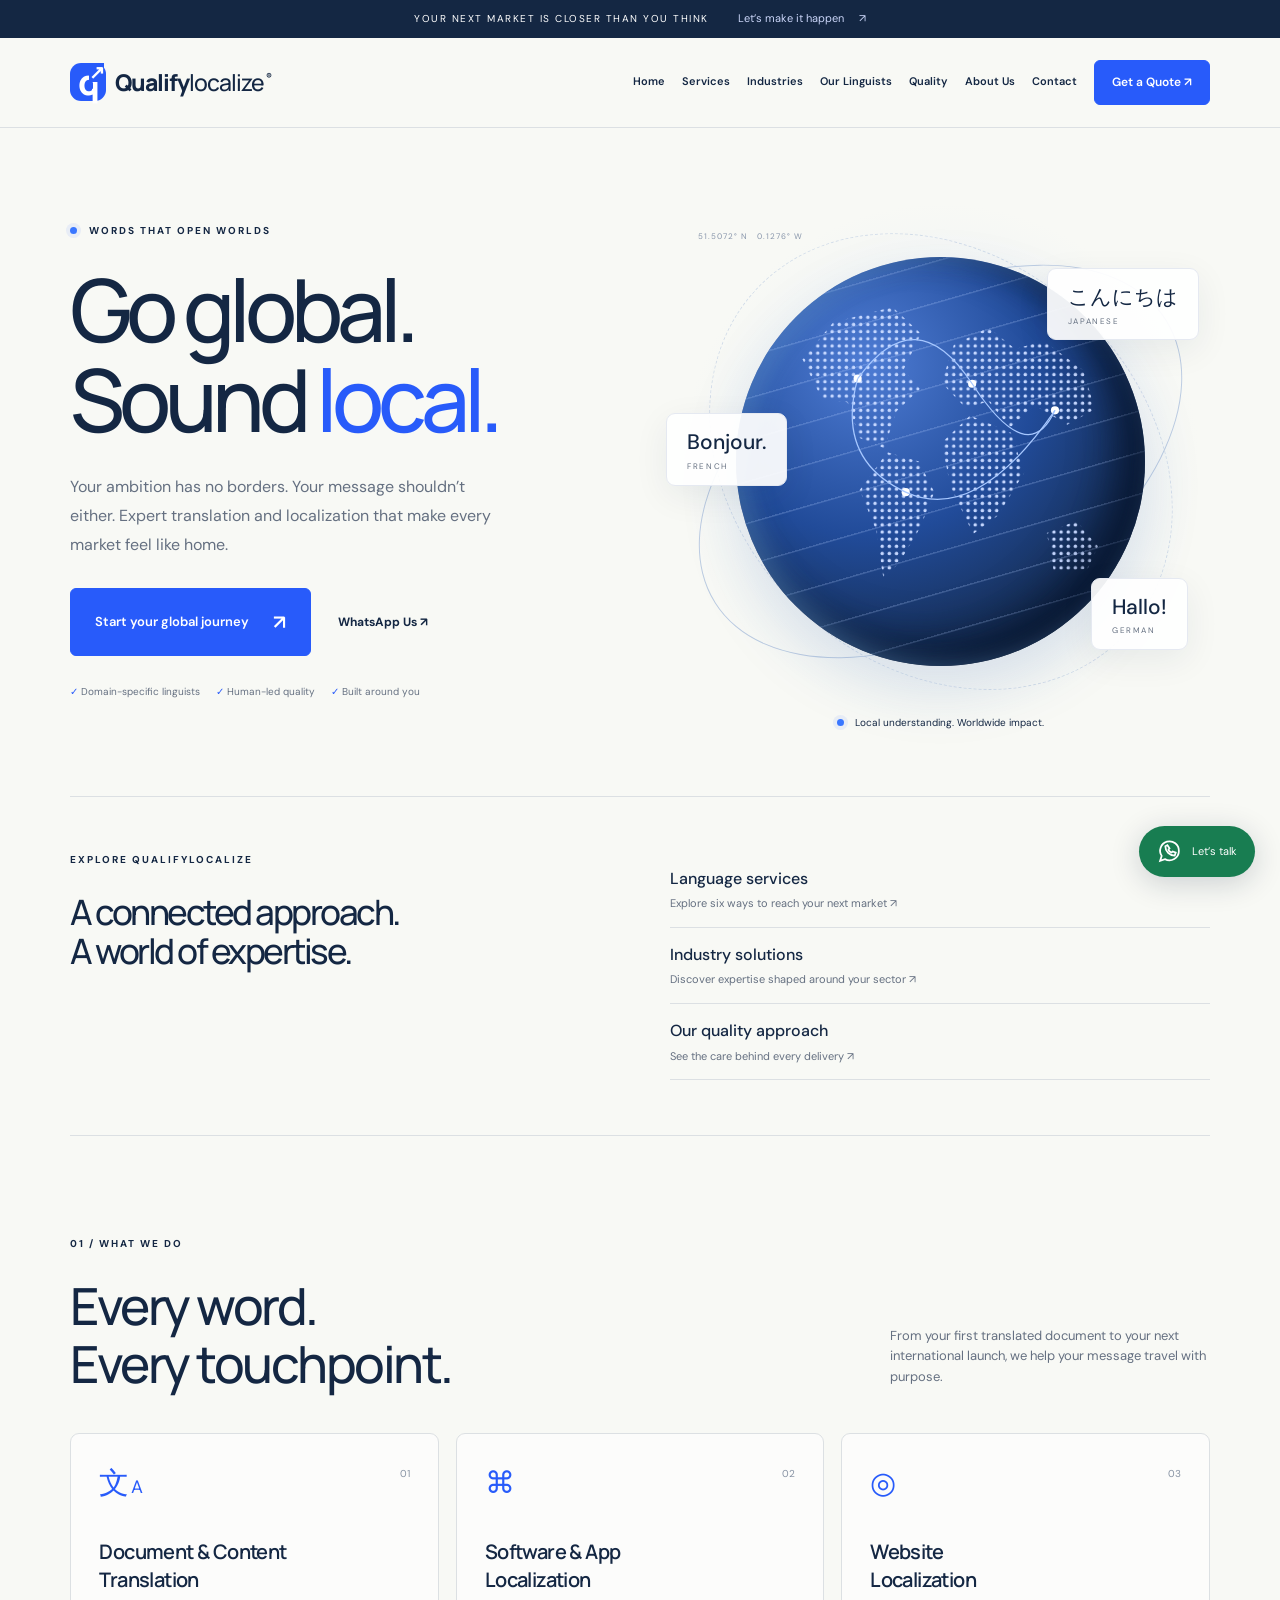
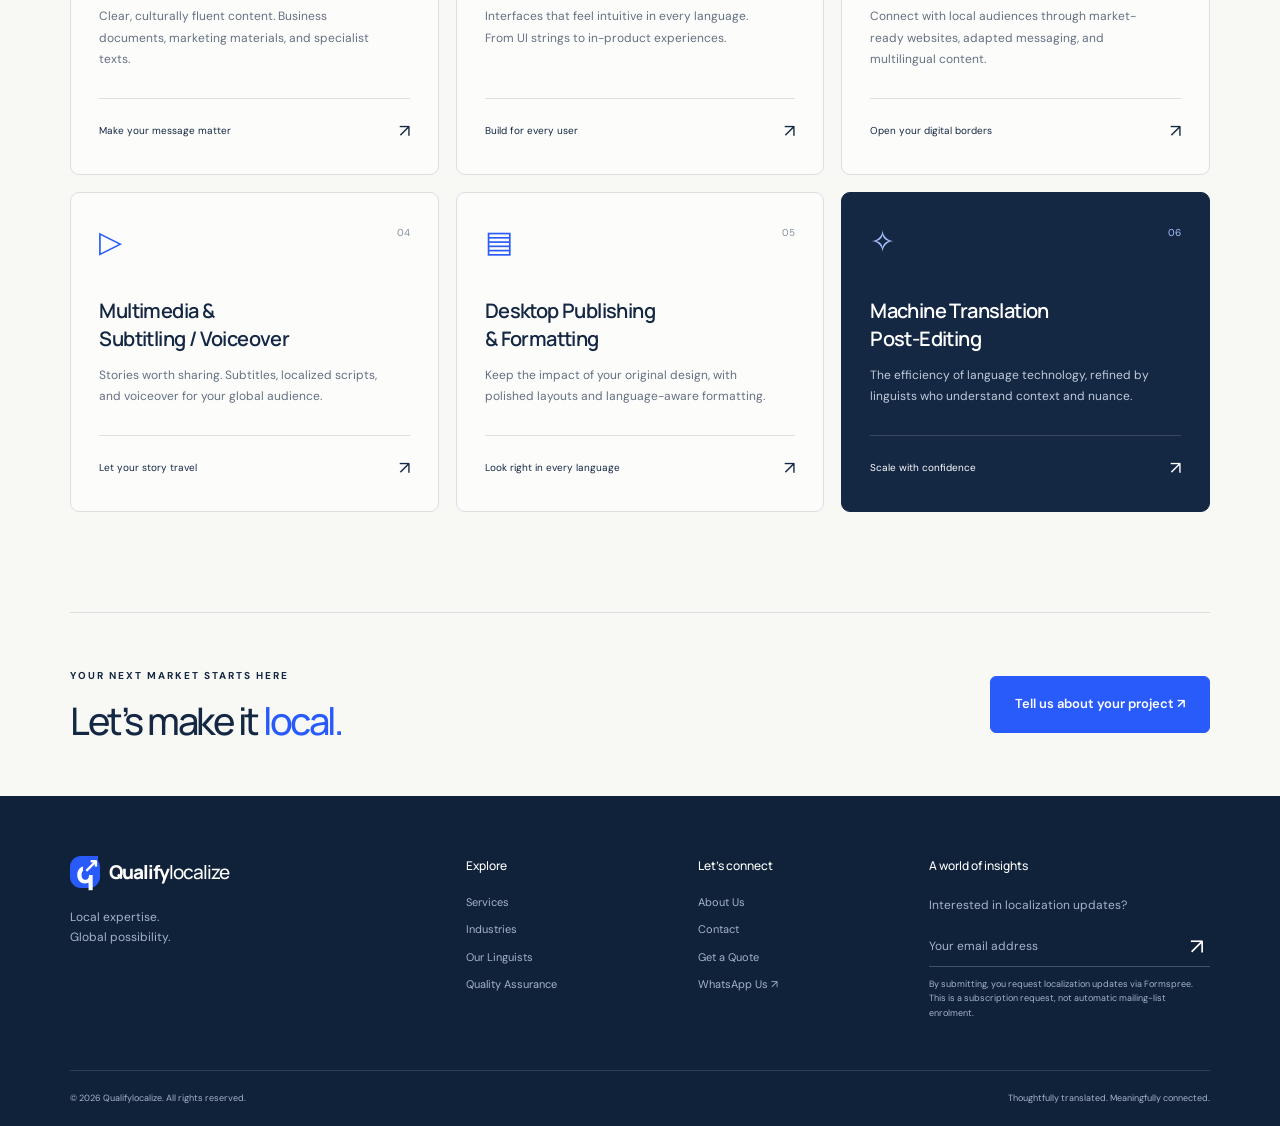
<file: public/index.html>
<!doctype html>
<html lang="en"><head><meta charset="utf-8"><meta name="viewport" content="width=device-width,initial-scale=1"><meta name="description" content="Translation, localization and language technology for ambitious global businesses. Start your next market with Qualifylocalize."><meta name="theme-color" content="#142743"><title>Translation & Localization | Qualifylocalize</title><link rel="icon" href="data:image/svg+xml,%3Csvg xmlns='http://www.w3.org/2000/svg' viewBox='0 0 64 64'%3E%3Crect rx='18' width='64' height='64' fill='%23275efe'/%3E%3Ctext x='13' y='47' fill='white' font-size='46' font-family='Arial'%3Eq%3C/text%3E%3C/svg%3E"><link rel="stylesheet" href="styles.css"><script src="app.js" defer></script><script src="forms.js" defer></script></head><body>
<a class="skip" href="#main">Skip to content</a><div class="announcement">YOUR NEXT MARKET IS CLOSER THAN YOU THINK <a href="quote.html">Let’s make it happen <span>↗</span></a></div>
<header><a class="brand" href="index.html" aria-label="Qualifylocalize home"><span class="brandmark">q<span>↗</span></span>Qualify<span>localize</span><i>®</i></a><button class="menu-toggle" aria-expanded="false" aria-controls="navigation" aria-label="Open navigation">☰</button><nav id="navigation" aria-label="Main navigation"><a href="index.html">Home</a><a href="services.html">Services</a><a href="industries.html">Industries</a><a href="linguists.html">Our Linguists</a><a href="quality.html">Quality</a><a href="about.html">About Us</a><a href="contact.html">Contact</a><a class="button small" href="quote.html">Get a Quote ↗</a><a class="mobile-whatsapp" href="https://wa.me/447770012186">WhatsApp Us ↗</a></nav></header>
<main id="main"><section class="hero wrap"><div class="hero-copy"><p class="eyebrow"><span class="status-dot"></span> WORDS THAT OPEN WORLDS</p><h1>Go global.<br>Sound <em>local.</em></h1><p class="hero-description">Your ambition has no borders. Your message shouldn’t either. Expert translation and localization that make every market feel like home.</p><div class="actions"><a class="button" href="quote.html">Start your global journey <span>↗</span></a><a class="text-link" href="https://wa.me/447770012186" target="_blank" rel="noopener">WhatsApp Us <span>↗</span></a></div><div class="hero-assurance"><span>✓ Domain-specific linguists</span><span>✓ Human-led quality</span><span>✓ Built around you</span></div></div>
<div class="globe-scene" aria-label="A connected world, with greetings in different languages"><div class="orbit orbit-one"></div><div class="orbit orbit-two"></div><div class="globe"><div class="globe-grid"></div><svg viewBox="0 0 400 400" aria-hidden="true"><defs><pattern id="dots" width="7" height="7" patternUnits="userSpaceOnUse"><circle cx="3" cy="3" r="1.7" fill="#c5d7ff"/></pattern></defs><g fill="url(#dots)"><path d="M65 100 95 64 153 49 181 75 164 110 180 129 157 151 145 187 121 177 109 142 84 139Z M148 191 179 200 194 230 180 265 159 300 144 313 137 267 121 228Z M213 86 247 69 273 90 301 82 340 111 351 149 324 164 292 145 268 167 247 141 225 148 201 123Z M229 155 269 172 282 211 256 253 232 271 210 225 201 182Z M304 270 333 258 354 283 344 305 311 308Z"/></g><g fill="white"><circle cx="119" cy="119" r="4"/><circle cx="231" cy="124" r="4"/><circle cx="312" cy="150" r="4"/><circle cx="166" cy="230" r="4"/></g><g fill="none" stroke="#a6c7ff" stroke-width="1.2"><path d="M119 119Q176 40 231 124T312 150"/><path d="M119 119Q97 198 166 230T312 150"/></g></svg></div><span class="language-chip chip-one"><b>こんにちは</b><small>JAPANESE</small></span><span class="language-chip chip-two"><b>Bonjour.</b><small>FRENCH</small></span><span class="language-chip chip-three"><b>Hallo!</b><small>GERMAN</small></span><span class="globe-caption"><span class="status-dot"></span> Local understanding. Worldwide impact.</span><span class="coordinate">51.5072° N &nbsp; 0.1276° W</span></div></section><section class="home-paths wrap"><div><p class="eyebrow">EXPLORE QUALIFYLOCALIZE</p><h2>A connected approach.<br>A world of expertise.</h2></div><div><a href="services.html"><b>Language services</b><span>Explore six ways to reach your next market ↗</span></a><a href="industries.html"><b>Industry solutions</b><span>Discover expertise shaped around your sector ↗</span></a><a href="quality.html"><b>Our quality approach</b><span>See the care behind every delivery ↗</span></a></div></section><section class="section wrap" id="services"><div class="section-heading"><div><p class="eyebrow">01 / WHAT WE DO</p><h2>Every word.<br>Every touchpoint.</h2></div><p>From your first translated document to your next international launch, we help your message travel with purpose.</p></div><div class="service-grid">
<a class="service-card" href="document-translation.html" data-service="Document & Content Translation"><span class="service-icon">文<span>A</span></span><span class="card-number">01</span><h3>Document & Content<br>Translation</h3><p>Clear, culturally fluent content. Business documents, marketing materials, and specialist texts.</p><span class="card-bottom">Make your message matter <b>↗</b></span></a>
<a class="service-card" href="software-localization.html" data-service="Software & App Localization"><span class="service-icon">⌘</span><span class="card-number">02</span><h3>Software & App<br>Localization</h3><p>Interfaces that feel intuitive in every language. From UI strings to in-product experiences.</p><span class="card-bottom">Build for every user <b>↗</b></span></a>
<a class="service-card" href="website-localization.html" data-service="Website Localization"><span class="service-icon">◎</span><span class="card-number">03</span><h3>Website<br>Localization</h3><p>Connect with local audiences through market-ready websites, adapted messaging, and multilingual content.</p><span class="card-bottom">Open your digital borders <b>↗</b></span></a>
<a class="service-card" href="multimedia-localization.html" data-service="Multimedia & Subtitling / Voiceover"><span class="service-icon">▷</span><span class="card-number">04</span><h3>Multimedia &<br>Subtitling / Voiceover</h3><p>Stories worth sharing. Subtitles, localized scripts, and voiceover for your global audience.</p><span class="card-bottom">Let your story travel <b>↗</b></span></a>
<a class="service-card" href="desktop-publishing.html" data-service="Desktop Publishing & Formatting"><span class="service-icon">▤</span><span class="card-number">05</span><h3>Desktop Publishing<br>& Formatting</h3><p>Keep the impact of your original design, with polished layouts and language-aware formatting.</p><span class="card-bottom">Look right in every language <b>↗</b></span></a>
<a class="service-card featured" href="machine-translation-post-editing.html" data-service="Machine Translation Post-Editing"><span class="service-icon">✧</span><span class="card-number">06</span><h3>Machine Translation<br>Post-Editing</h3><p>The efficiency of language technology, refined by linguists who understand context and nuance.</p><span class="card-bottom">Scale with confidence <b>↗</b></span></a></div></section><section class="page-cta wrap"><div><p class="eyebrow">YOUR NEXT MARKET STARTS HERE</p><h2>Let’s make it <em>local.</em></h2></div><a class="button" href="quote.html">Tell us about your project ↗</a></section></main><footer><div class="wrap footer-grid"><div><a class="brand" href="index.html"><span class="brandmark">q<span>↗</span></span>Qualify<span>localize</span></a><p>Local expertise.<br>Global possibility.</p></div><div><h3>Explore</h3><a href="services.html">Services</a><a href="industries.html">Industries</a><a href="linguists.html">Our Linguists</a><a href="quality.html">Quality Assurance</a></div><div><h3>Let’s connect</h3><a href="about.html">About Us</a><a href="contact.html">Contact</a><a href="quote.html">Get a Quote</a><a href="https://wa.me/447770012186">WhatsApp Us ↗</a></div><div><h3>A world of insights</h3><p>Interested in localization updates?</p><form id="newsletter" action="https://formspree.io/f/xwlvgeae" method="POST" data-formspree><input type="hidden" name="request_type" value="newsletter"><input type="hidden" name="_subject" value="Qualifylocalize newsletter subscription request"><div class="form-honeypot" aria-hidden="true"><label>Leave this field empty<input name="_gotcha" type="text" tabindex="-1" autocomplete="off"></label></div><label class="sr-only" for="newsletter-email">Your email address</label><div class="newsletter-field"><input id="newsletter-email" name="email" type="email" required placeholder="Your email address" autocomplete="email"><button aria-label="Request newsletter subscription">↗</button></div><small>By submitting, you request localization updates via Formspree. This is a subscription request, not automatic mailing-list enrolment.</small><p id="newsletter-status" role="status" aria-live="polite" tabindex="-1"></p></form></div></div><div class="wrap footer-bottom"><span>© <span id="year"></span> Qualifylocalize. All rights reserved.</span><span>Thoughtfully translated. Meaningfully connected.</span></div></footer><a class="floating-chat" href="https://wa.me/447770012186" target="_blank" rel="noopener" aria-label="Chat with Qualifylocalize on WhatsApp"><svg viewBox="0 0 24 24" fill="none" stroke="currentColor" stroke-width="1.7" aria-hidden="true"><path d="M21 11.5a9 9 0 0 1-13.4 7.8L3 21l1.5-4.8A9 9 0 1 1 21 11.5Z"/><path d="M8 7c0 5 4 9 9 9l1-3-3-1-1 1c-2-1-3-2-3-3l1-1-2-3Z"/></svg><span>Let’s talk</span></a></body></html>
</file>
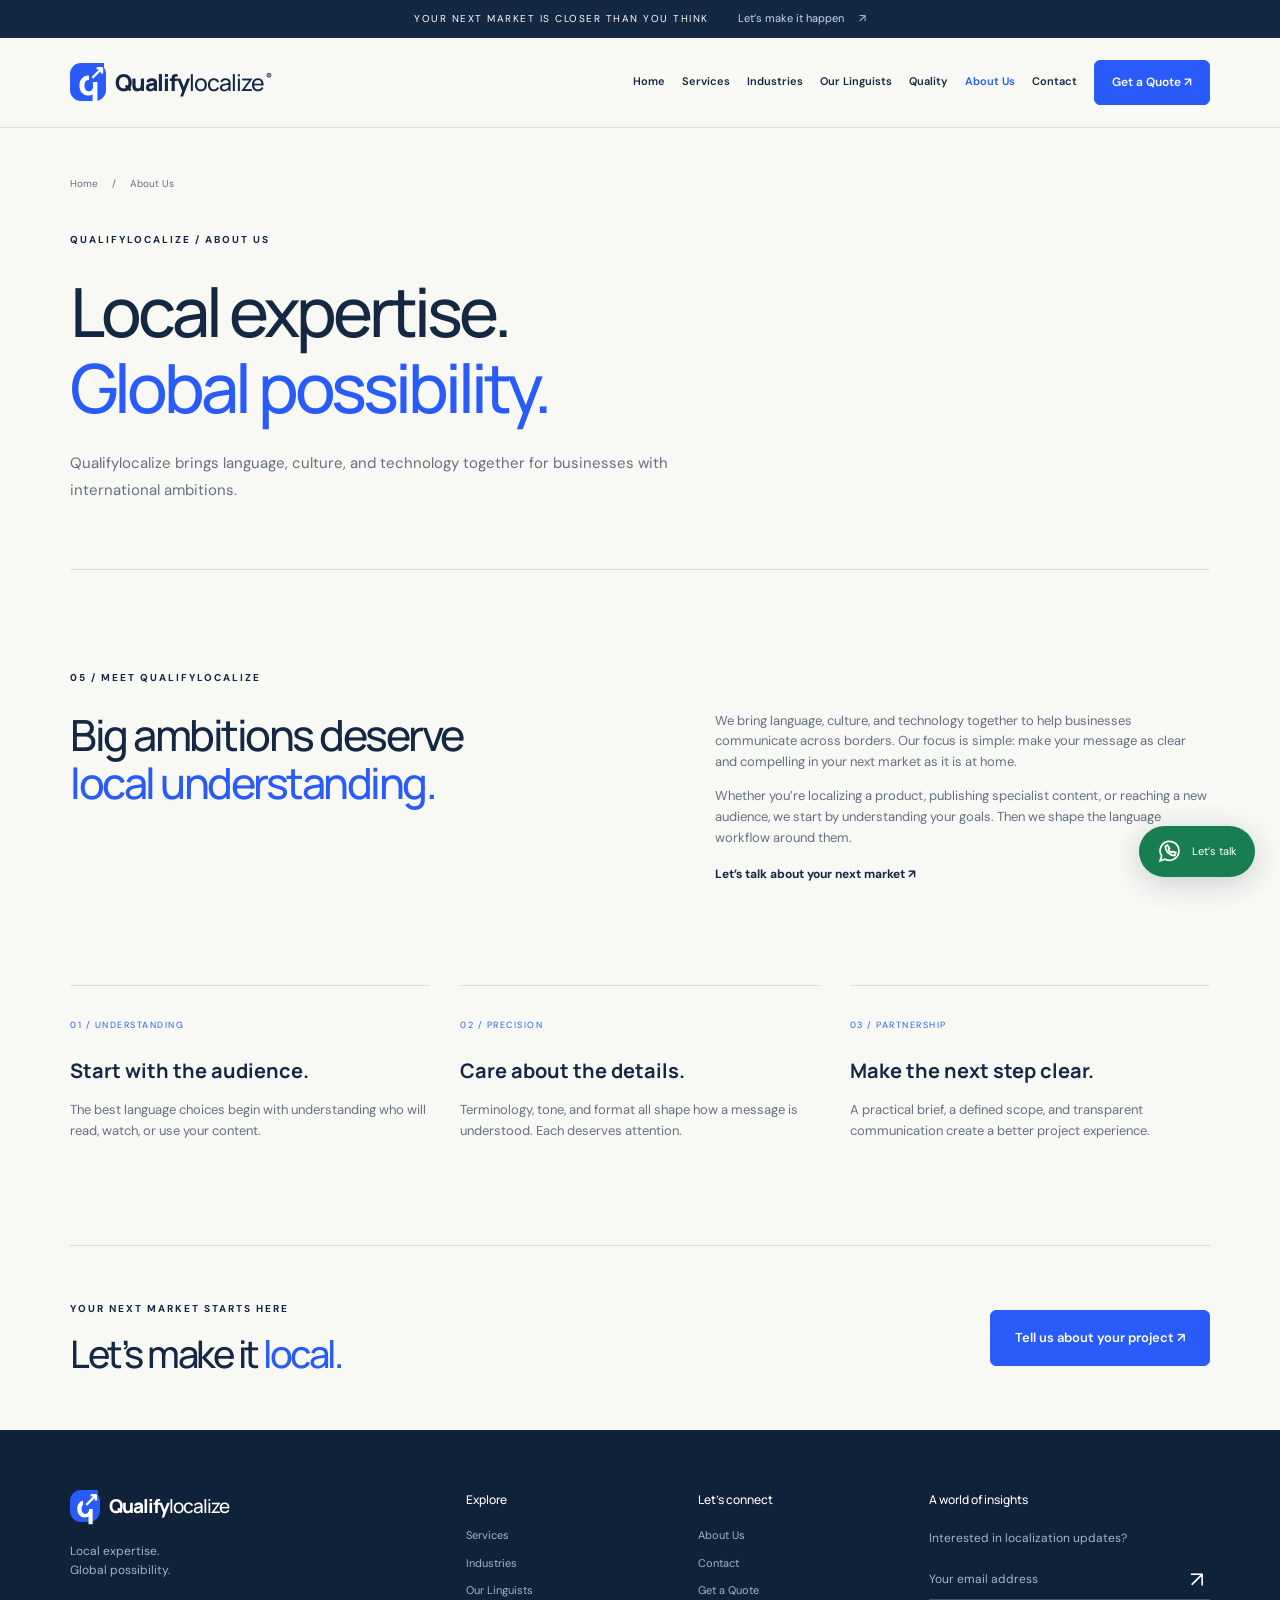
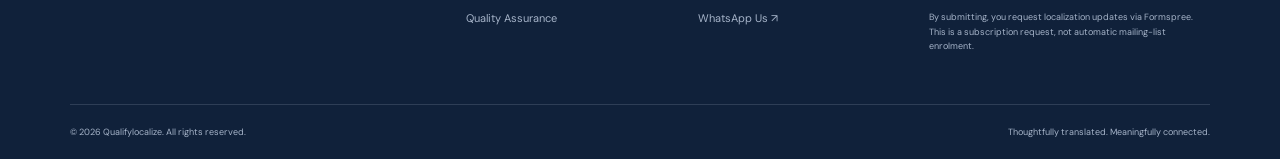
<file: public/about.html>
<!doctype html>
<html lang="en"><head><meta charset="utf-8"><meta name="viewport" content="width=device-width,initial-scale=1"><meta name="description" content="Translation, localization and language technology for ambitious global businesses. Start your next market with Qualifylocalize."><meta name="theme-color" content="#142743"><title>About Us | Qualifylocalize</title><link rel="icon" href="data:image/svg+xml,%3Csvg xmlns='http://www.w3.org/2000/svg' viewBox='0 0 64 64'%3E%3Crect rx='18' width='64' height='64' fill='%23275efe'/%3E%3Ctext x='13' y='47' fill='white' font-size='46' font-family='Arial'%3Eq%3C/text%3E%3C/svg%3E"><link rel="stylesheet" href="styles.css"><script src="app.js" defer></script><script src="forms.js" defer></script></head><body>
<a class="skip" href="#main">Skip to content</a><div class="announcement">YOUR NEXT MARKET IS CLOSER THAN YOU THINK <a href="quote.html">Let’s make it happen <span>↗</span></a></div>
<header><a class="brand" href="index.html" aria-label="Qualifylocalize home"><span class="brandmark">q<span>↗</span></span>Qualify<span>localize</span><i>®</i></a><button class="menu-toggle" aria-expanded="false" aria-controls="navigation" aria-label="Open navigation">☰</button><nav id="navigation" aria-label="Main navigation"><a href="index.html">Home</a><a href="services.html">Services</a><a href="industries.html">Industries</a><a href="linguists.html">Our Linguists</a><a href="quality.html">Quality</a><a href="about.html" aria-current="page">About Us</a><a href="contact.html">Contact</a><a class="button small" href="quote.html">Get a Quote ↗</a><a class="mobile-whatsapp" href="https://wa.me/447770012186">WhatsApp Us ↗</a></nav></header>
<main id="main"><section class="page-intro wrap"><p class="breadcrumbs"><a href="index.html">Home</a><span>/</span>About Us</p><p class="eyebrow">QUALIFYLOCALIZE / ABOUT US</p><h1>Local expertise.<br><em>Global possibility.</em></h1><p>Qualifylocalize brings language, culture, and technology together for businesses with international ambitions.</p></section><section class="section wrap about" id="about"><p class="eyebrow">05 / MEET QUALIFYLOCALIZE</p><h2>Big ambitions deserve<br><em>local understanding.</em></h2><div><p>We bring language, culture, and technology together to help businesses communicate across borders. Our focus is simple: make your message as clear and compelling in your next market as it is at home.</p><p>Whether you’re localizing a product, publishing specialist content, or reaching a new audience, we start by understanding your goals. Then we shape the language workflow around them.</p><a class="text-link" href="contact.html">Let’s talk about your next market ↗</a></div></section><section class="values wrap"><article><span>01 / UNDERSTANDING</span><h3>Start with the audience.</h3><p>The best language choices begin with understanding who will read, watch, or use your content.</p></article><article><span>02 / PRECISION</span><h3>Care about the details.</h3><p>Terminology, tone, and format all shape how a message is understood. Each deserves attention.</p></article><article><span>03 / PARTNERSHIP</span><h3>Make the next step clear.</h3><p>A practical brief, a defined scope, and transparent communication create a better project experience.</p></article></section><section class="page-cta wrap"><div><p class="eyebrow">YOUR NEXT MARKET STARTS HERE</p><h2>Let’s make it <em>local.</em></h2></div><a class="button" href="quote.html">Tell us about your project ↗</a></section></main><footer><div class="wrap footer-grid"><div><a class="brand" href="index.html"><span class="brandmark">q<span>↗</span></span>Qualify<span>localize</span></a><p>Local expertise.<br>Global possibility.</p></div><div><h3>Explore</h3><a href="services.html">Services</a><a href="industries.html">Industries</a><a href="linguists.html">Our Linguists</a><a href="quality.html">Quality Assurance</a></div><div><h3>Let’s connect</h3><a href="about.html">About Us</a><a href="contact.html">Contact</a><a href="quote.html">Get a Quote</a><a href="https://wa.me/447770012186">WhatsApp Us ↗</a></div><div><h3>A world of insights</h3><p>Interested in localization updates?</p><form id="newsletter" action="https://formspree.io/f/xwlvgeae" method="POST" data-formspree><input type="hidden" name="request_type" value="newsletter"><input type="hidden" name="_subject" value="Qualifylocalize newsletter subscription request"><div class="form-honeypot" aria-hidden="true"><label>Leave this field empty<input name="_gotcha" type="text" tabindex="-1" autocomplete="off"></label></div><label class="sr-only" for="newsletter-email">Your email address</label><div class="newsletter-field"><input id="newsletter-email" name="email" type="email" required placeholder="Your email address" autocomplete="email"><button aria-label="Request newsletter subscription">↗</button></div><small>By submitting, you request localization updates via Formspree. This is a subscription request, not automatic mailing-list enrolment.</small><p id="newsletter-status" role="status" aria-live="polite" tabindex="-1"></p></form></div></div><div class="wrap footer-bottom"><span>© <span id="year"></span> Qualifylocalize. All rights reserved.</span><span>Thoughtfully translated. Meaningfully connected.</span></div></footer><a class="floating-chat" href="https://wa.me/447770012186" target="_blank" rel="noopener" aria-label="Chat with Qualifylocalize on WhatsApp"><svg viewBox="0 0 24 24" fill="none" stroke="currentColor" stroke-width="1.7" aria-hidden="true"><path d="M21 11.5a9 9 0 0 1-13.4 7.8L3 21l1.5-4.8A9 9 0 1 1 21 11.5Z"/><path d="M8 7c0 5 4 9 9 9l1-3-3-1-1 1c-2-1-3-2-3-3l1-1-2-3Z"/></svg><span>Let’s talk</span></a></body></html>
</file>
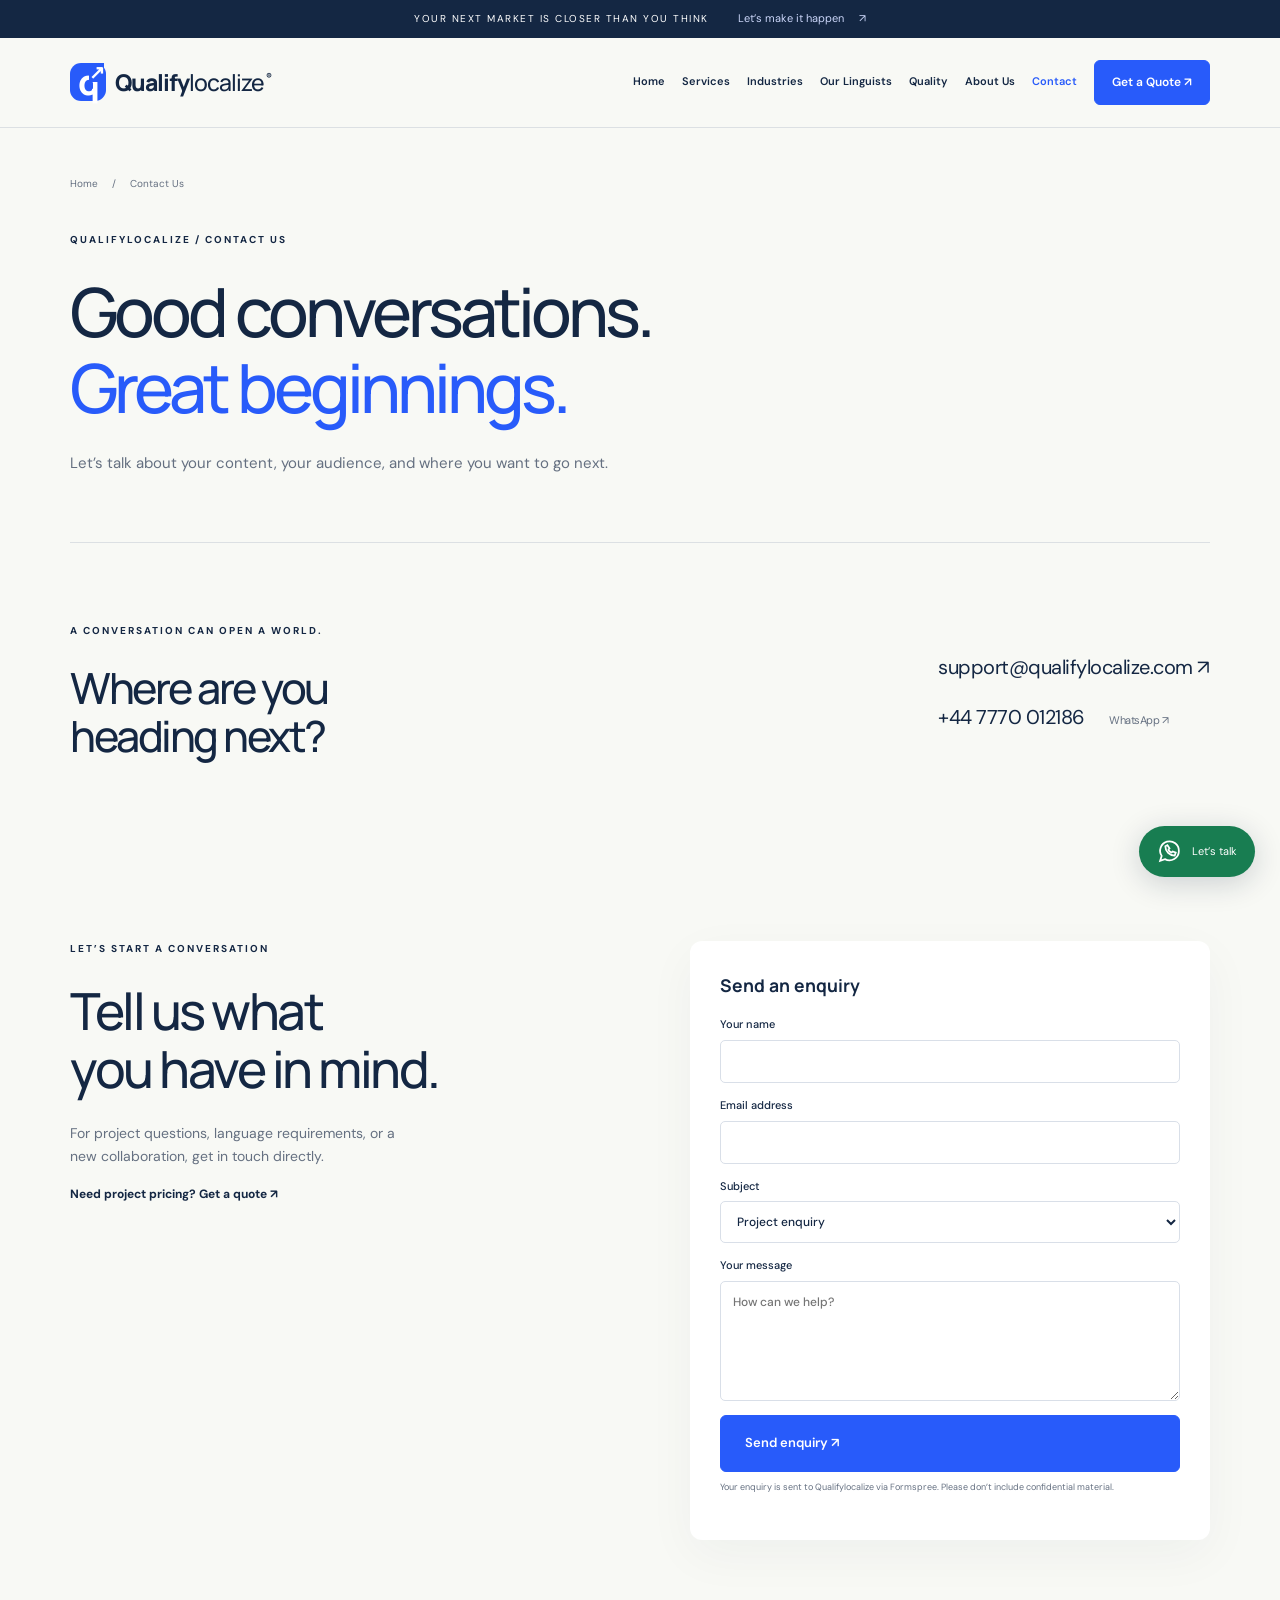
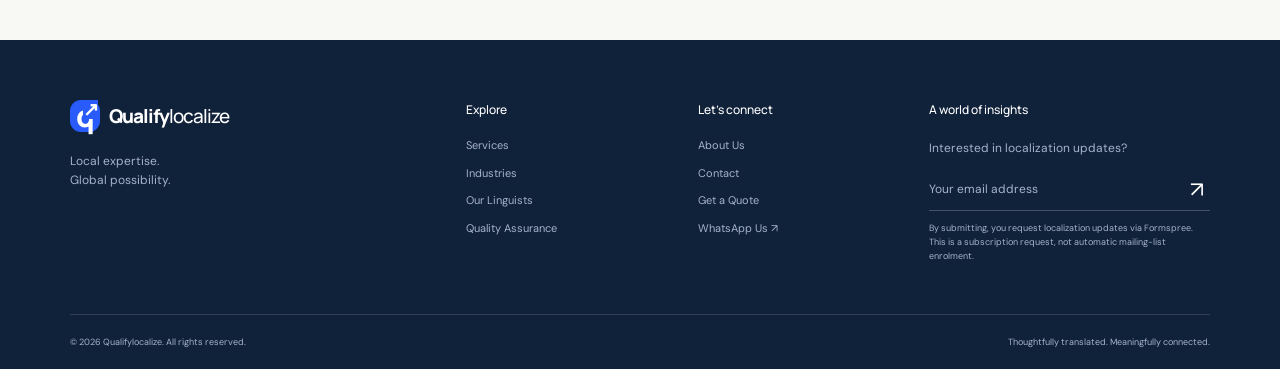
<file: public/contact.html>
<!doctype html>
<html lang="en"><head><meta charset="utf-8"><meta name="viewport" content="width=device-width,initial-scale=1"><meta name="description" content="Translation, localization and language technology for ambitious global businesses. Start your next market with Qualifylocalize."><meta name="theme-color" content="#142743"><title>Contact Us | Qualifylocalize</title><link rel="icon" href="data:image/svg+xml,%3Csvg xmlns='http://www.w3.org/2000/svg' viewBox='0 0 64 64'%3E%3Crect rx='18' width='64' height='64' fill='%23275efe'/%3E%3Ctext x='13' y='47' fill='white' font-size='46' font-family='Arial'%3Eq%3C/text%3E%3C/svg%3E"><link rel="stylesheet" href="styles.css"><script src="app.js" defer></script><script src="forms.js" defer></script></head><body>
<a class="skip" href="#main">Skip to content</a><div class="announcement">YOUR NEXT MARKET IS CLOSER THAN YOU THINK <a href="quote.html">Let’s make it happen <span>↗</span></a></div>
<header><a class="brand" href="index.html" aria-label="Qualifylocalize home"><span class="brandmark">q<span>↗</span></span>Qualify<span>localize</span><i>®</i></a><button class="menu-toggle" aria-expanded="false" aria-controls="navigation" aria-label="Open navigation">☰</button><nav id="navigation" aria-label="Main navigation"><a href="index.html">Home</a><a href="services.html">Services</a><a href="industries.html">Industries</a><a href="linguists.html">Our Linguists</a><a href="quality.html">Quality</a><a href="about.html">About Us</a><a href="contact.html" aria-current="page">Contact</a><a class="button small" href="quote.html">Get a Quote ↗</a><a class="mobile-whatsapp" href="https://wa.me/447770012186">WhatsApp Us ↗</a></nav></header>
<main id="main"><section class="page-intro wrap"><p class="breadcrumbs"><a href="index.html">Home</a><span>/</span>Contact Us</p><p class="eyebrow">QUALIFYLOCALIZE / CONTACT US</p><h1>Good conversations.<br><em>Great beginnings.</em></h1><p>Let’s talk about your content, your audience, and where you want to go next.</p></section><section class="contact wrap" id="contact"><div><p class="eyebrow">A CONVERSATION CAN OPEN A WORLD.</p><h2>Where are you<br>heading next?</h2></div><div><a href="mailto:support@qualifylocalize.com">support@qualifylocalize.com ↗</a><a href="https://wa.me/447770012186" target="_blank" rel="noopener">+44 7770 012186 <small>WhatsApp ↗</small></a></div></section><section class="section wrap contact-layout"><div><p class="eyebrow">LET’S START A CONVERSATION</p><h2>Tell us what<br>you have in mind.</h2><p>For project questions, language requirements, or a new collaboration, get in touch directly.</p><a class="text-link" href="quote.html">Need project pricing? Get a quote ↗</a></div><form id="contact-form" class="quote-form" action="https://formspree.io/f/xwlvgeae" method="POST" data-formspree><input type="hidden" name="request_type" value="contact"><input type="hidden" name="_subject" value="New Qualifylocalize contact enquiry"><div class="form-honeypot" aria-hidden="true"><label>Leave this field empty<input name="_gotcha" type="text" tabindex="-1" autocomplete="off"></label></div><h3>Send an enquiry</h3><label>Your name<input name="person" autocomplete="name" required maxlength="120"></label><label>Email address<input type="email" name="email" autocomplete="email" required maxlength="254"></label><label>Subject<select name="subject"><option>Project enquiry</option><option>Language availability</option><option>Working with Qualifylocalize</option><option>Other enquiry</option></select></label><label>Your message<textarea name="message" rows="5" required maxlength="3000" placeholder="How can we help?"></textarea></label><button class="button">Send enquiry ↗</button><p class="fineprint">Your enquiry is sent to Qualifylocalize via Formspree. Please don’t include confidential material.</p><p id="contact-status" role="status" aria-live="polite" tabindex="-1"></p></form></section></main><footer><div class="wrap footer-grid"><div><a class="brand" href="index.html"><span class="brandmark">q<span>↗</span></span>Qualify<span>localize</span></a><p>Local expertise.<br>Global possibility.</p></div><div><h3>Explore</h3><a href="services.html">Services</a><a href="industries.html">Industries</a><a href="linguists.html">Our Linguists</a><a href="quality.html">Quality Assurance</a></div><div><h3>Let’s connect</h3><a href="about.html">About Us</a><a href="contact.html">Contact</a><a href="quote.html">Get a Quote</a><a href="https://wa.me/447770012186">WhatsApp Us ↗</a></div><div><h3>A world of insights</h3><p>Interested in localization updates?</p><form id="newsletter" action="https://formspree.io/f/xwlvgeae" method="POST" data-formspree><input type="hidden" name="request_type" value="newsletter"><input type="hidden" name="_subject" value="Qualifylocalize newsletter subscription request"><div class="form-honeypot" aria-hidden="true"><label>Leave this field empty<input name="_gotcha" type="text" tabindex="-1" autocomplete="off"></label></div><label class="sr-only" for="newsletter-email">Your email address</label><div class="newsletter-field"><input id="newsletter-email" name="email" type="email" required placeholder="Your email address" autocomplete="email"><button aria-label="Request newsletter subscription">↗</button></div><small>By submitting, you request localization updates via Formspree. This is a subscription request, not automatic mailing-list enrolment.</small><p id="newsletter-status" role="status" aria-live="polite" tabindex="-1"></p></form></div></div><div class="wrap footer-bottom"><span>© <span id="year"></span> Qualifylocalize. All rights reserved.</span><span>Thoughtfully translated. Meaningfully connected.</span></div></footer><a class="floating-chat" href="https://wa.me/447770012186" target="_blank" rel="noopener" aria-label="Chat with Qualifylocalize on WhatsApp"><svg viewBox="0 0 24 24" fill="none" stroke="currentColor" stroke-width="1.7" aria-hidden="true"><path d="M21 11.5a9 9 0 0 1-13.4 7.8L3 21l1.5-4.8A9 9 0 1 1 21 11.5Z"/><path d="M8 7c0 5 4 9 9 9l1-3-3-1-1 1c-2-1-3-2-3-3l1-1-2-3Z"/></svg><span>Let’s talk</span></a></body></html>
</file>
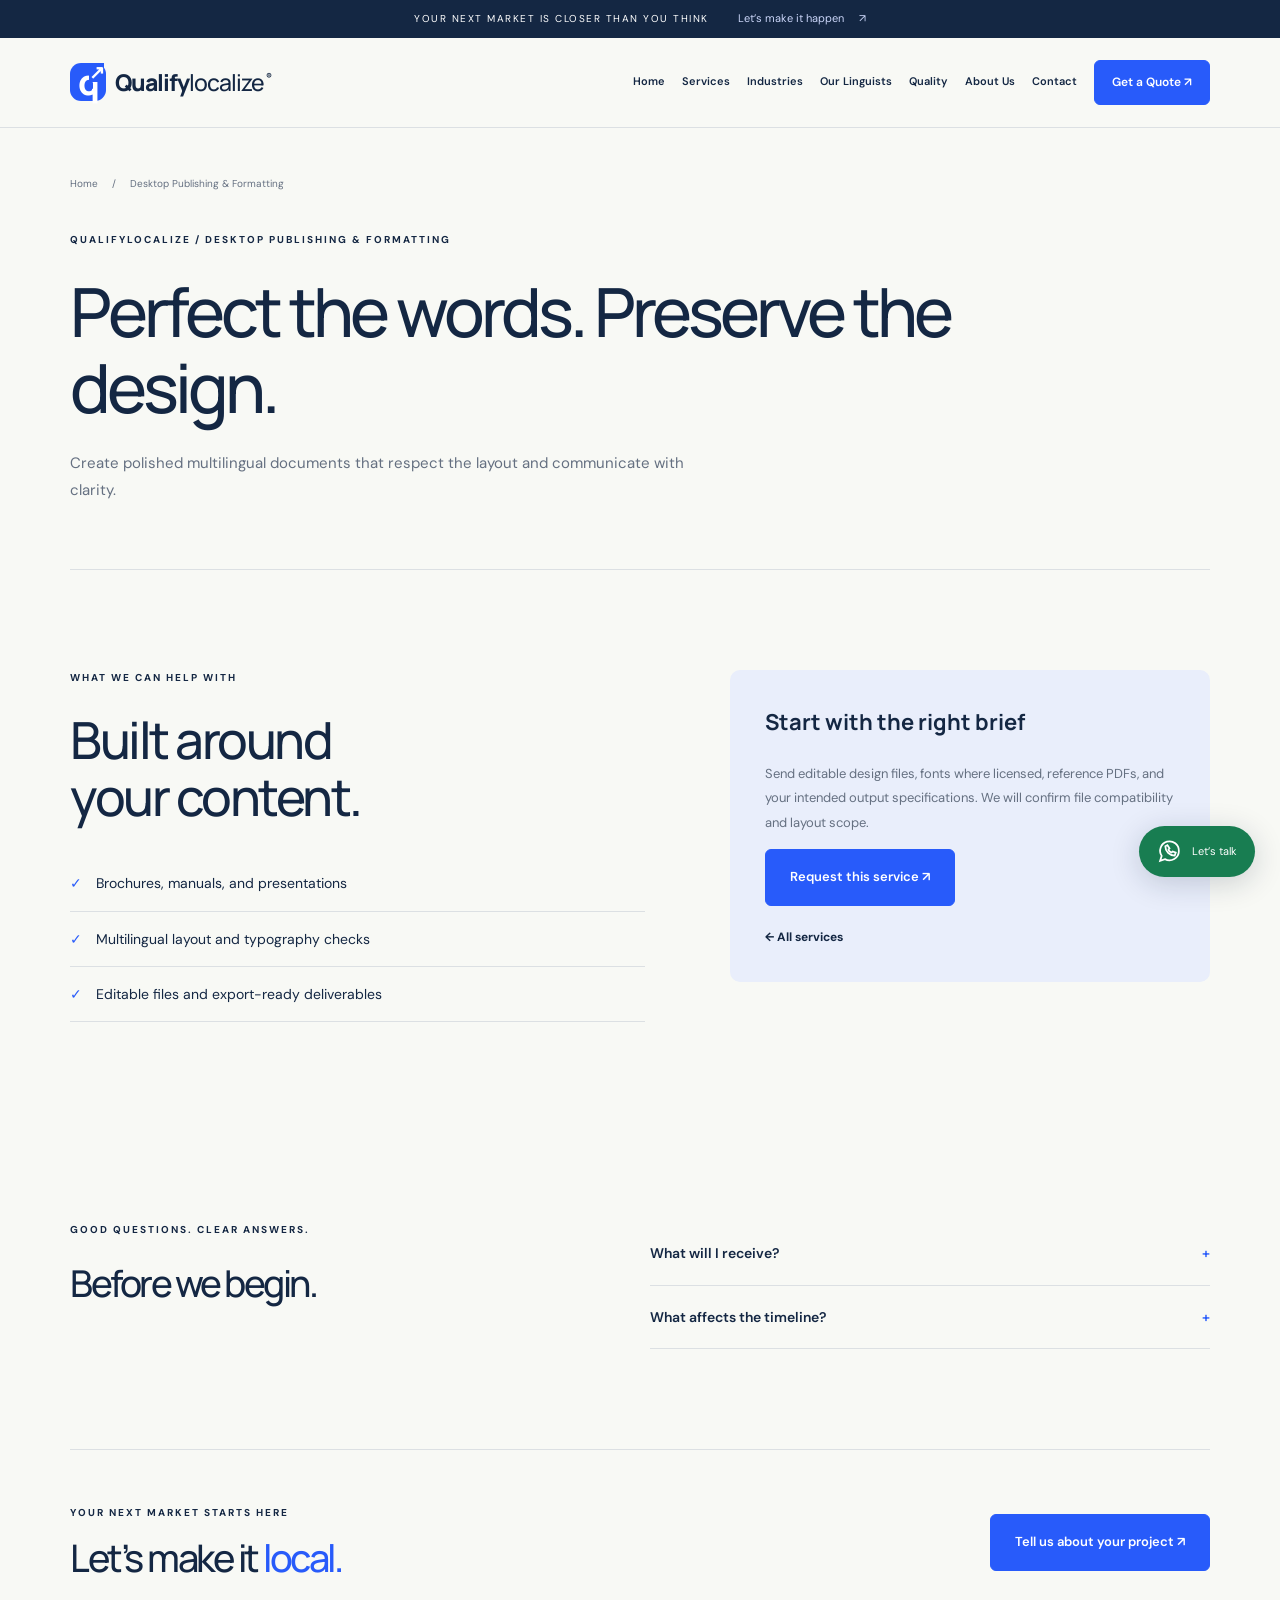
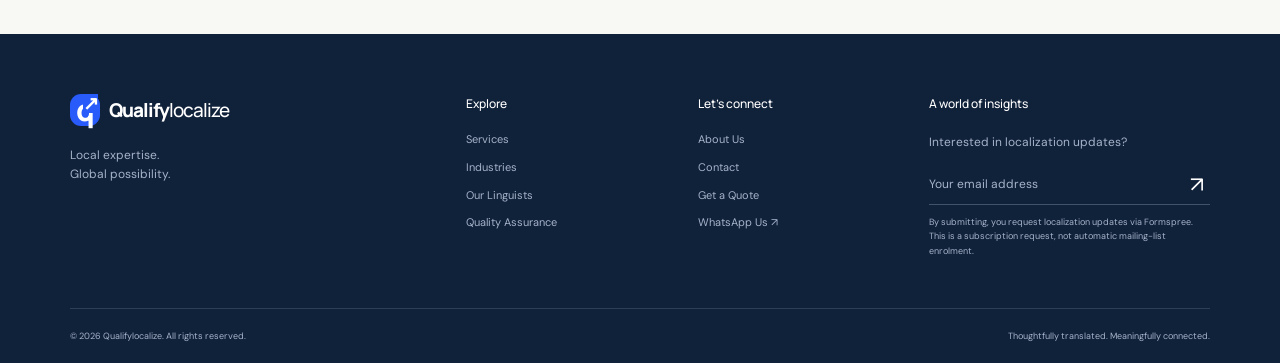
<file: public/desktop-publishing.html>
<!doctype html>
<html lang="en"><head><meta charset="utf-8"><meta name="viewport" content="width=device-width,initial-scale=1"><meta name="description" content="Translation, localization and language technology for ambitious global businesses. Start your next market with Qualifylocalize."><meta name="theme-color" content="#142743"><title>Desktop Publishing & Formatting | Qualifylocalize</title><link rel="icon" href="data:image/svg+xml,%3Csvg xmlns='http://www.w3.org/2000/svg' viewBox='0 0 64 64'%3E%3Crect rx='18' width='64' height='64' fill='%23275efe'/%3E%3Ctext x='13' y='47' fill='white' font-size='46' font-family='Arial'%3Eq%3C/text%3E%3C/svg%3E"><link rel="stylesheet" href="styles.css"><script src="app.js" defer></script><script src="forms.js" defer></script></head><body>
<a class="skip" href="#main">Skip to content</a><div class="announcement">YOUR NEXT MARKET IS CLOSER THAN YOU THINK <a href="quote.html">Let’s make it happen <span>↗</span></a></div>
<header><a class="brand" href="index.html" aria-label="Qualifylocalize home"><span class="brandmark">q<span>↗</span></span>Qualify<span>localize</span><i>®</i></a><button class="menu-toggle" aria-expanded="false" aria-controls="navigation" aria-label="Open navigation">☰</button><nav id="navigation" aria-label="Main navigation"><a href="index.html">Home</a><a href="services.html">Services</a><a href="industries.html">Industries</a><a href="linguists.html">Our Linguists</a><a href="quality.html">Quality</a><a href="about.html">About Us</a><a href="contact.html">Contact</a><a class="button small" href="quote.html">Get a Quote ↗</a><a class="mobile-whatsapp" href="https://wa.me/447770012186">WhatsApp Us ↗</a></nav></header>
<main id="main"><section class="page-intro wrap"><p class="breadcrumbs"><a href="index.html">Home</a><span>/</span>Desktop Publishing & Formatting</p><p class="eyebrow">QUALIFYLOCALIZE / DESKTOP PUBLISHING & FORMATTING</p><h1>Perfect the words. Preserve the design.</h1><p>Create polished multilingual documents that respect the layout and communicate with clarity.</p></section><section class="detail-grid section wrap"><div><p class="eyebrow">WHAT WE CAN HELP WITH</p><h2>Built around<br>your content.</h2><ul class="deliverables"><li>✓ <span>Brochures, manuals, and presentations</span></li><li>✓ <span>Multilingual layout and typography checks</span></li><li>✓ <span>Editable files and export-ready deliverables</span></li></ul></div><aside><h3>Start with the right brief</h3><p>Send editable design files, fonts where licensed, reference PDFs, and your intended output specifications. We will confirm file compatibility and layout scope.</p><a class="button" href="quote.html?service=desktop-publishing">Request this service ↗</a><a class="text-link" href="services.html">← All services</a></aside></section><section class="section wrap faq"><div><p class="eyebrow">GOOD QUESTIONS. CLEAR ANSWERS.</p><h2>Before we begin.</h2></div><div><details><summary>What will I receive?<span>+</span></summary><p>The output format, review steps, delivery milestones, and any additional deliverables are agreed in your quote. Specify whether you need bilingual files, editable documents, or publication-ready exports.</p></details><details><summary>What affects the timeline?<span>+</span></summary><p>Content volume, language pair, subject complexity, source-file quality, and the agreed review workflow all affect delivery. Include your actual deadline so availability can be confirmed.</p></details></div></section><section class="page-cta wrap"><div><p class="eyebrow">YOUR NEXT MARKET STARTS HERE</p><h2>Let’s make it <em>local.</em></h2></div><a class="button" href="quote.html">Tell us about your project ↗</a></section></main><footer><div class="wrap footer-grid"><div><a class="brand" href="index.html"><span class="brandmark">q<span>↗</span></span>Qualify<span>localize</span></a><p>Local expertise.<br>Global possibility.</p></div><div><h3>Explore</h3><a href="services.html">Services</a><a href="industries.html">Industries</a><a href="linguists.html">Our Linguists</a><a href="quality.html">Quality Assurance</a></div><div><h3>Let’s connect</h3><a href="about.html">About Us</a><a href="contact.html">Contact</a><a href="quote.html">Get a Quote</a><a href="https://wa.me/447770012186">WhatsApp Us ↗</a></div><div><h3>A world of insights</h3><p>Interested in localization updates?</p><form id="newsletter" action="https://formspree.io/f/xwlvgeae" method="POST" data-formspree><input type="hidden" name="request_type" value="newsletter"><input type="hidden" name="_subject" value="Qualifylocalize newsletter subscription request"><div class="form-honeypot" aria-hidden="true"><label>Leave this field empty<input name="_gotcha" type="text" tabindex="-1" autocomplete="off"></label></div><label class="sr-only" for="newsletter-email">Your email address</label><div class="newsletter-field"><input id="newsletter-email" name="email" type="email" required placeholder="Your email address" autocomplete="email"><button aria-label="Request newsletter subscription">↗</button></div><small>By submitting, you request localization updates via Formspree. This is a subscription request, not automatic mailing-list enrolment.</small><p id="newsletter-status" role="status" aria-live="polite" tabindex="-1"></p></form></div></div><div class="wrap footer-bottom"><span>© <span id="year"></span> Qualifylocalize. All rights reserved.</span><span>Thoughtfully translated. Meaningfully connected.</span></div></footer><a class="floating-chat" href="https://wa.me/447770012186" target="_blank" rel="noopener" aria-label="Chat with Qualifylocalize on WhatsApp"><svg viewBox="0 0 24 24" fill="none" stroke="currentColor" stroke-width="1.7" aria-hidden="true"><path d="M21 11.5a9 9 0 0 1-13.4 7.8L3 21l1.5-4.8A9 9 0 1 1 21 11.5Z"/><path d="M8 7c0 5 4 9 9 9l1-3-3-1-1 1c-2-1-3-2-3-3l1-1-2-3Z"/></svg><span>Let’s talk</span></a></body></html>
</file>
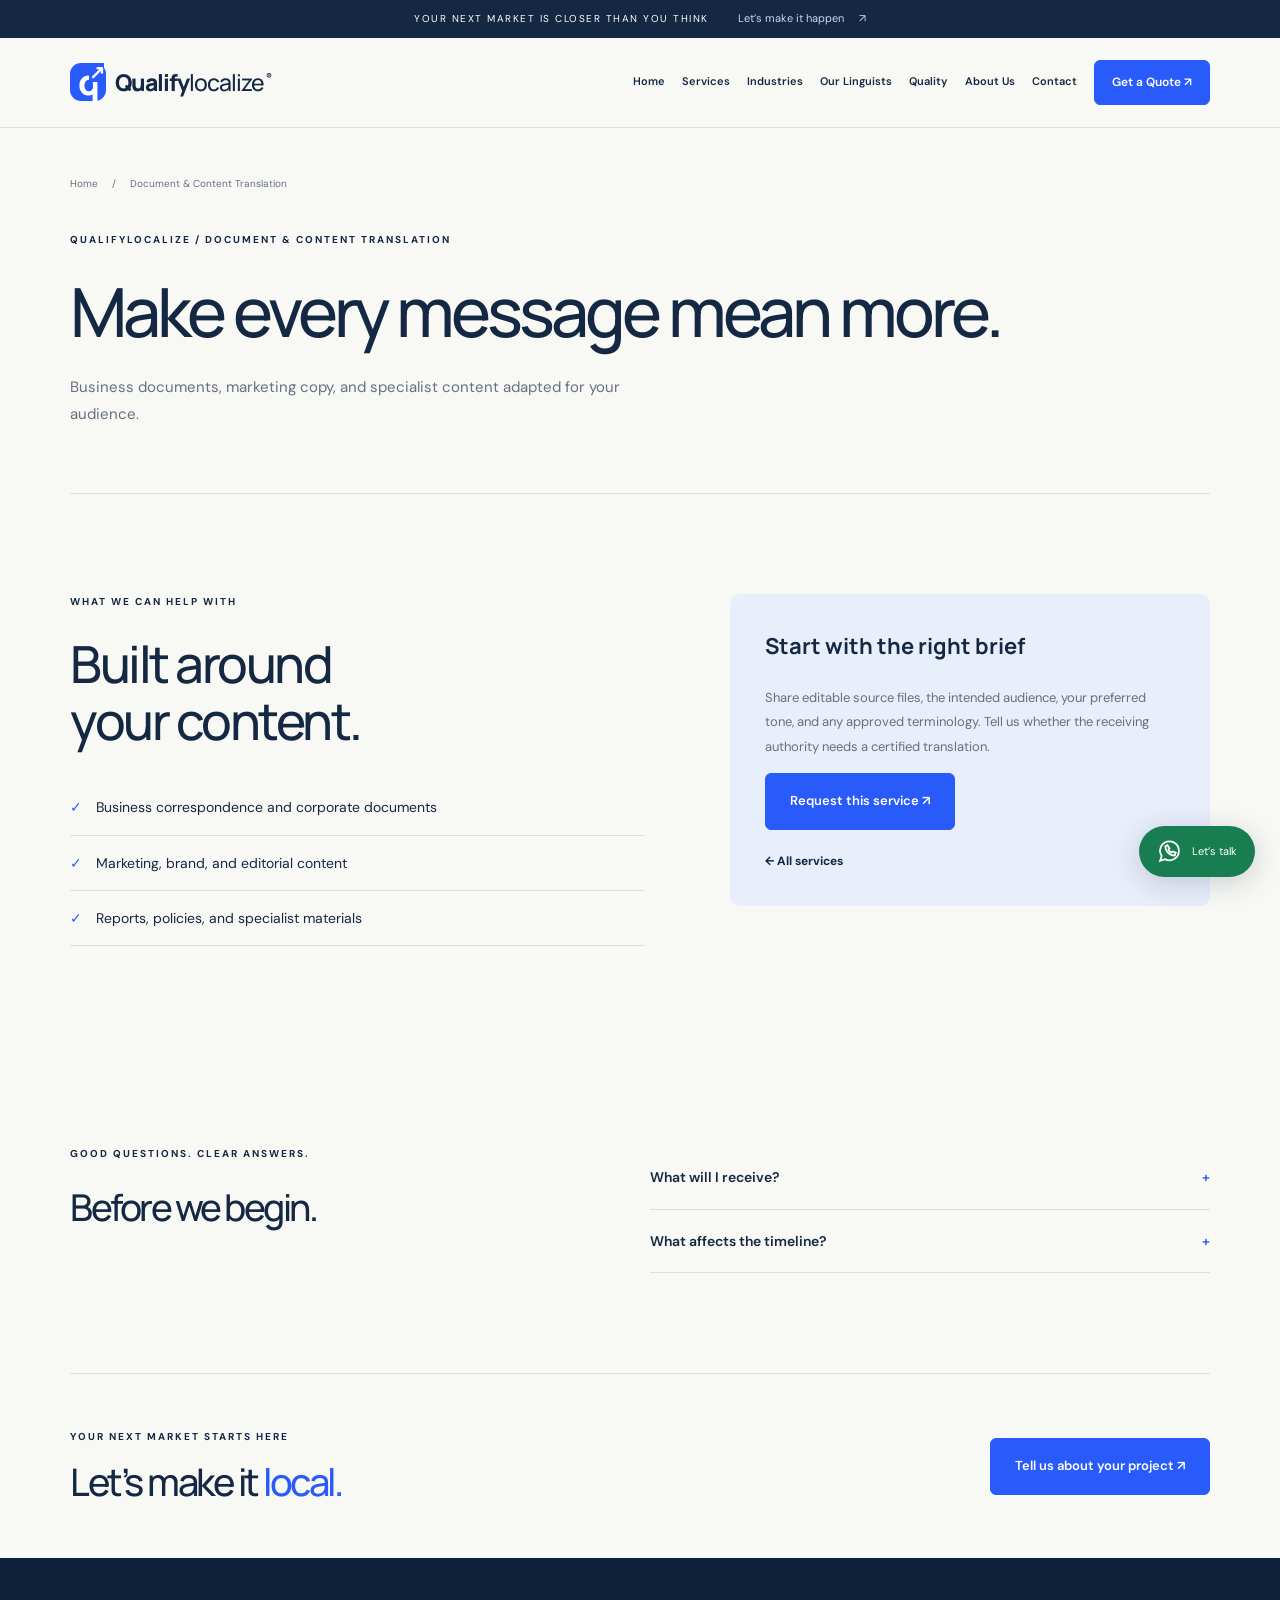
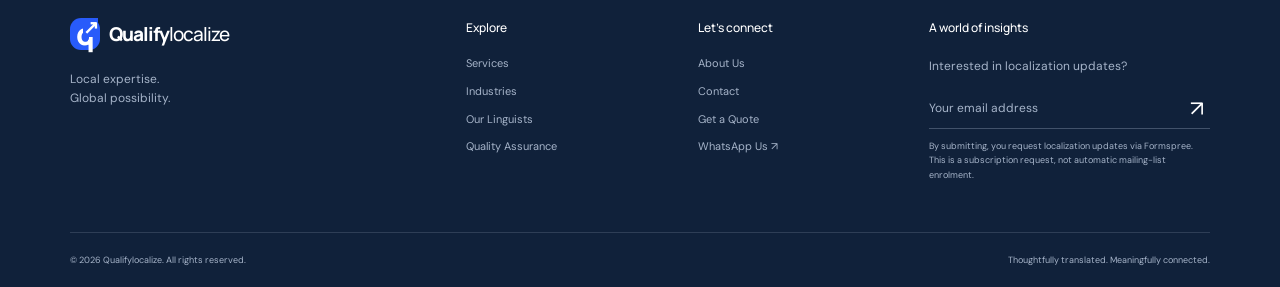
<file: public/document-translation.html>
<!doctype html>
<html lang="en"><head><meta charset="utf-8"><meta name="viewport" content="width=device-width,initial-scale=1"><meta name="description" content="Translation, localization and language technology for ambitious global businesses. Start your next market with Qualifylocalize."><meta name="theme-color" content="#142743"><title>Document & Content Translation | Qualifylocalize</title><link rel="icon" href="data:image/svg+xml,%3Csvg xmlns='http://www.w3.org/2000/svg' viewBox='0 0 64 64'%3E%3Crect rx='18' width='64' height='64' fill='%23275efe'/%3E%3Ctext x='13' y='47' fill='white' font-size='46' font-family='Arial'%3Eq%3C/text%3E%3C/svg%3E"><link rel="stylesheet" href="styles.css"><script src="app.js" defer></script><script src="forms.js" defer></script></head><body>
<a class="skip" href="#main">Skip to content</a><div class="announcement">YOUR NEXT MARKET IS CLOSER THAN YOU THINK <a href="quote.html">Let’s make it happen <span>↗</span></a></div>
<header><a class="brand" href="index.html" aria-label="Qualifylocalize home"><span class="brandmark">q<span>↗</span></span>Qualify<span>localize</span><i>®</i></a><button class="menu-toggle" aria-expanded="false" aria-controls="navigation" aria-label="Open navigation">☰</button><nav id="navigation" aria-label="Main navigation"><a href="index.html">Home</a><a href="services.html">Services</a><a href="industries.html">Industries</a><a href="linguists.html">Our Linguists</a><a href="quality.html">Quality</a><a href="about.html">About Us</a><a href="contact.html">Contact</a><a class="button small" href="quote.html">Get a Quote ↗</a><a class="mobile-whatsapp" href="https://wa.me/447770012186">WhatsApp Us ↗</a></nav></header>
<main id="main"><section class="page-intro wrap"><p class="breadcrumbs"><a href="index.html">Home</a><span>/</span>Document & Content Translation</p><p class="eyebrow">QUALIFYLOCALIZE / DOCUMENT & CONTENT TRANSLATION</p><h1>Make every message mean more.</h1><p>Business documents, marketing copy, and specialist content adapted for your audience.</p></section><section class="detail-grid section wrap"><div><p class="eyebrow">WHAT WE CAN HELP WITH</p><h2>Built around<br>your content.</h2><ul class="deliverables"><li>✓ <span>Business correspondence and corporate documents</span></li><li>✓ <span>Marketing, brand, and editorial content</span></li><li>✓ <span>Reports, policies, and specialist materials</span></li></ul></div><aside><h3>Start with the right brief</h3><p>Share editable source files, the intended audience, your preferred tone, and any approved terminology. Tell us whether the receiving authority needs a certified translation.</p><a class="button" href="quote.html?service=document-translation">Request this service ↗</a><a class="text-link" href="services.html">← All services</a></aside></section><section class="section wrap faq"><div><p class="eyebrow">GOOD QUESTIONS. CLEAR ANSWERS.</p><h2>Before we begin.</h2></div><div><details><summary>What will I receive?<span>+</span></summary><p>The output format, review steps, delivery milestones, and any additional deliverables are agreed in your quote. Specify whether you need bilingual files, editable documents, or publication-ready exports.</p></details><details><summary>What affects the timeline?<span>+</span></summary><p>Content volume, language pair, subject complexity, source-file quality, and the agreed review workflow all affect delivery. Include your actual deadline so availability can be confirmed.</p></details></div></section><section class="page-cta wrap"><div><p class="eyebrow">YOUR NEXT MARKET STARTS HERE</p><h2>Let’s make it <em>local.</em></h2></div><a class="button" href="quote.html">Tell us about your project ↗</a></section></main><footer><div class="wrap footer-grid"><div><a class="brand" href="index.html"><span class="brandmark">q<span>↗</span></span>Qualify<span>localize</span></a><p>Local expertise.<br>Global possibility.</p></div><div><h3>Explore</h3><a href="services.html">Services</a><a href="industries.html">Industries</a><a href="linguists.html">Our Linguists</a><a href="quality.html">Quality Assurance</a></div><div><h3>Let’s connect</h3><a href="about.html">About Us</a><a href="contact.html">Contact</a><a href="quote.html">Get a Quote</a><a href="https://wa.me/447770012186">WhatsApp Us ↗</a></div><div><h3>A world of insights</h3><p>Interested in localization updates?</p><form id="newsletter" action="https://formspree.io/f/xwlvgeae" method="POST" data-formspree><input type="hidden" name="request_type" value="newsletter"><input type="hidden" name="_subject" value="Qualifylocalize newsletter subscription request"><div class="form-honeypot" aria-hidden="true"><label>Leave this field empty<input name="_gotcha" type="text" tabindex="-1" autocomplete="off"></label></div><label class="sr-only" for="newsletter-email">Your email address</label><div class="newsletter-field"><input id="newsletter-email" name="email" type="email" required placeholder="Your email address" autocomplete="email"><button aria-label="Request newsletter subscription">↗</button></div><small>By submitting, you request localization updates via Formspree. This is a subscription request, not automatic mailing-list enrolment.</small><p id="newsletter-status" role="status" aria-live="polite" tabindex="-1"></p></form></div></div><div class="wrap footer-bottom"><span>© <span id="year"></span> Qualifylocalize. All rights reserved.</span><span>Thoughtfully translated. Meaningfully connected.</span></div></footer><a class="floating-chat" href="https://wa.me/447770012186" target="_blank" rel="noopener" aria-label="Chat with Qualifylocalize on WhatsApp"><svg viewBox="0 0 24 24" fill="none" stroke="currentColor" stroke-width="1.7" aria-hidden="true"><path d="M21 11.5a9 9 0 0 1-13.4 7.8L3 21l1.5-4.8A9 9 0 1 1 21 11.5Z"/><path d="M8 7c0 5 4 9 9 9l1-3-3-1-1 1c-2-1-3-2-3-3l1-1-2-3Z"/></svg><span>Let’s talk</span></a></body></html>
</file>
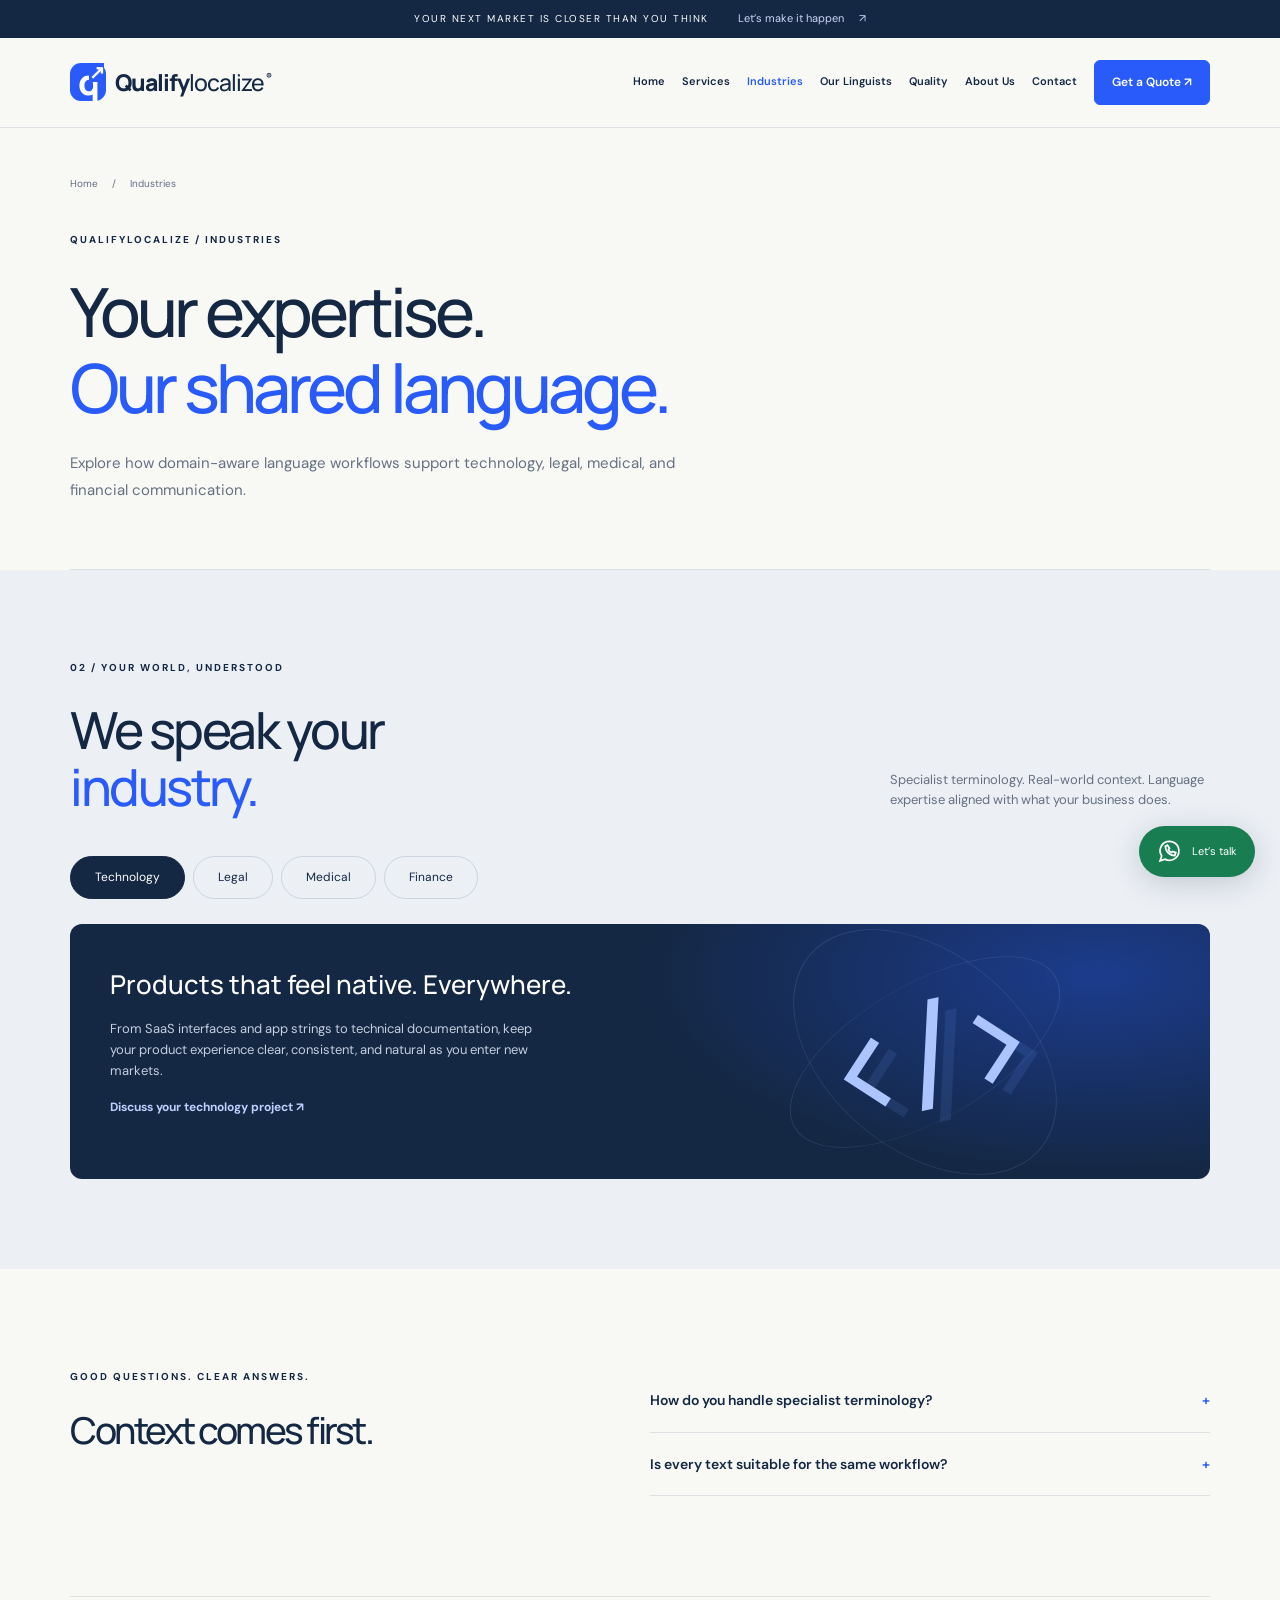
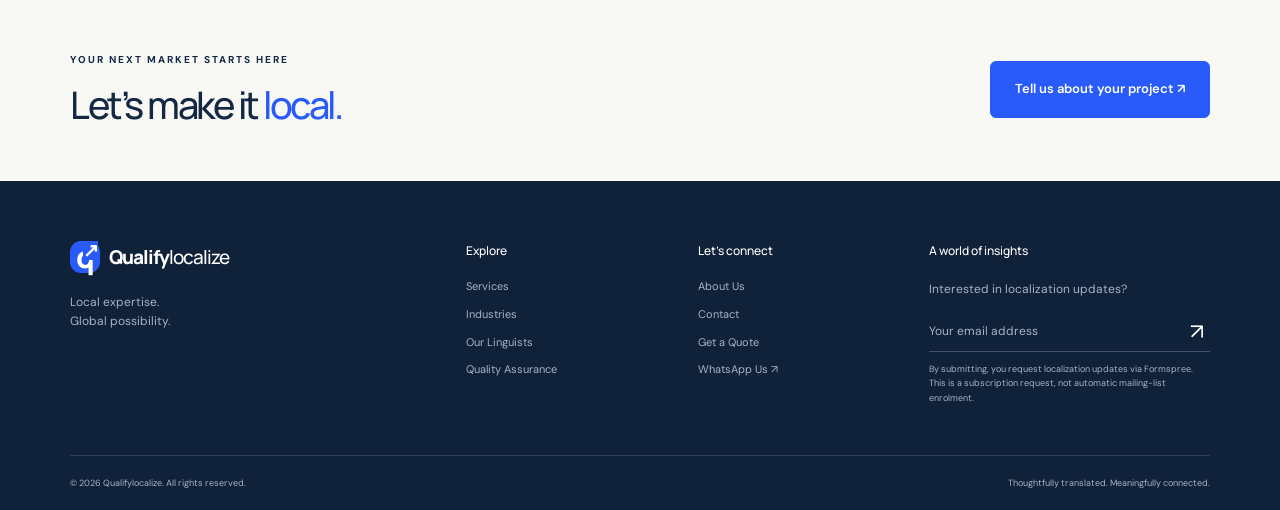
<file: public/industries.html>
<!doctype html>
<html lang="en"><head><meta charset="utf-8"><meta name="viewport" content="width=device-width,initial-scale=1"><meta name="description" content="Translation, localization and language technology for ambitious global businesses. Start your next market with Qualifylocalize."><meta name="theme-color" content="#142743"><title>Industry Solutions | Qualifylocalize</title><link rel="icon" href="data:image/svg+xml,%3Csvg xmlns='http://www.w3.org/2000/svg' viewBox='0 0 64 64'%3E%3Crect rx='18' width='64' height='64' fill='%23275efe'/%3E%3Ctext x='13' y='47' fill='white' font-size='46' font-family='Arial'%3Eq%3C/text%3E%3C/svg%3E"><link rel="stylesheet" href="styles.css"><script src="app.js" defer></script><script src="forms.js" defer></script></head><body>
<a class="skip" href="#main">Skip to content</a><div class="announcement">YOUR NEXT MARKET IS CLOSER THAN YOU THINK <a href="quote.html">Let’s make it happen <span>↗</span></a></div>
<header><a class="brand" href="index.html" aria-label="Qualifylocalize home"><span class="brandmark">q<span>↗</span></span>Qualify<span>localize</span><i>®</i></a><button class="menu-toggle" aria-expanded="false" aria-controls="navigation" aria-label="Open navigation">☰</button><nav id="navigation" aria-label="Main navigation"><a href="index.html">Home</a><a href="services.html">Services</a><a href="industries.html" aria-current="page">Industries</a><a href="linguists.html">Our Linguists</a><a href="quality.html">Quality</a><a href="about.html">About Us</a><a href="contact.html">Contact</a><a class="button small" href="quote.html">Get a Quote ↗</a><a class="mobile-whatsapp" href="https://wa.me/447770012186">WhatsApp Us ↗</a></nav></header>
<main id="main"><section class="page-intro wrap"><p class="breadcrumbs"><a href="index.html">Home</a><span>/</span>Industries</p><p class="eyebrow">QUALIFYLOCALIZE / INDUSTRIES</p><h1>Your expertise.<br><em>Our shared language.</em></h1><p>Explore how domain-aware language workflows support technology, legal, medical, and financial communication.</p></section><section class="industry-section" id="industries"><div class="wrap"><div class="section-heading"><div><p class="eyebrow">02 / YOUR WORLD, UNDERSTOOD</p><h2>We speak your<br><em>industry.</em></h2></div><p>Specialist terminology. Real-world context. Language expertise aligned with what your business does.</p></div><div class="industry-tabs" role="tablist" aria-label="Industry solutions"></div><div class="industry-detail" role="tabpanel" id="industry-panel" tabindex="0"></div></div></section><section class="section wrap faq"><div><p class="eyebrow">GOOD QUESTIONS. CLEAR ANSWERS.</p><h2>Context comes first.</h2></div><div><details><summary>How do you handle specialist terminology?<span>+</span></summary><p>Share your glossary, previously approved translations, and reference material. Terminology requirements become part of the brief and review process.</p></details><details><summary>Is every text suitable for the same workflow?<span>+</span></summary><p>No. The audience, risk, intended use, and subject matter determine the appropriate language and review steps. We agree these requirements before work starts.</p></details></div></section><section class="page-cta wrap"><div><p class="eyebrow">YOUR NEXT MARKET STARTS HERE</p><h2>Let’s make it <em>local.</em></h2></div><a class="button" href="quote.html">Tell us about your project ↗</a></section></main><footer><div class="wrap footer-grid"><div><a class="brand" href="index.html"><span class="brandmark">q<span>↗</span></span>Qualify<span>localize</span></a><p>Local expertise.<br>Global possibility.</p></div><div><h3>Explore</h3><a href="services.html">Services</a><a href="industries.html">Industries</a><a href="linguists.html">Our Linguists</a><a href="quality.html">Quality Assurance</a></div><div><h3>Let’s connect</h3><a href="about.html">About Us</a><a href="contact.html">Contact</a><a href="quote.html">Get a Quote</a><a href="https://wa.me/447770012186">WhatsApp Us ↗</a></div><div><h3>A world of insights</h3><p>Interested in localization updates?</p><form id="newsletter" action="https://formspree.io/f/xwlvgeae" method="POST" data-formspree><input type="hidden" name="request_type" value="newsletter"><input type="hidden" name="_subject" value="Qualifylocalize newsletter subscription request"><div class="form-honeypot" aria-hidden="true"><label>Leave this field empty<input name="_gotcha" type="text" tabindex="-1" autocomplete="off"></label></div><label class="sr-only" for="newsletter-email">Your email address</label><div class="newsletter-field"><input id="newsletter-email" name="email" type="email" required placeholder="Your email address" autocomplete="email"><button aria-label="Request newsletter subscription">↗</button></div><small>By submitting, you request localization updates via Formspree. This is a subscription request, not automatic mailing-list enrolment.</small><p id="newsletter-status" role="status" aria-live="polite" tabindex="-1"></p></form></div></div><div class="wrap footer-bottom"><span>© <span id="year"></span> Qualifylocalize. All rights reserved.</span><span>Thoughtfully translated. Meaningfully connected.</span></div></footer><a class="floating-chat" href="https://wa.me/447770012186" target="_blank" rel="noopener" aria-label="Chat with Qualifylocalize on WhatsApp"><svg viewBox="0 0 24 24" fill="none" stroke="currentColor" stroke-width="1.7" aria-hidden="true"><path d="M21 11.5a9 9 0 0 1-13.4 7.8L3 21l1.5-4.8A9 9 0 1 1 21 11.5Z"/><path d="M8 7c0 5 4 9 9 9l1-3-3-1-1 1c-2-1-3-2-3-3l1-1-2-3Z"/></svg><span>Let’s talk</span></a></body></html>
</file>
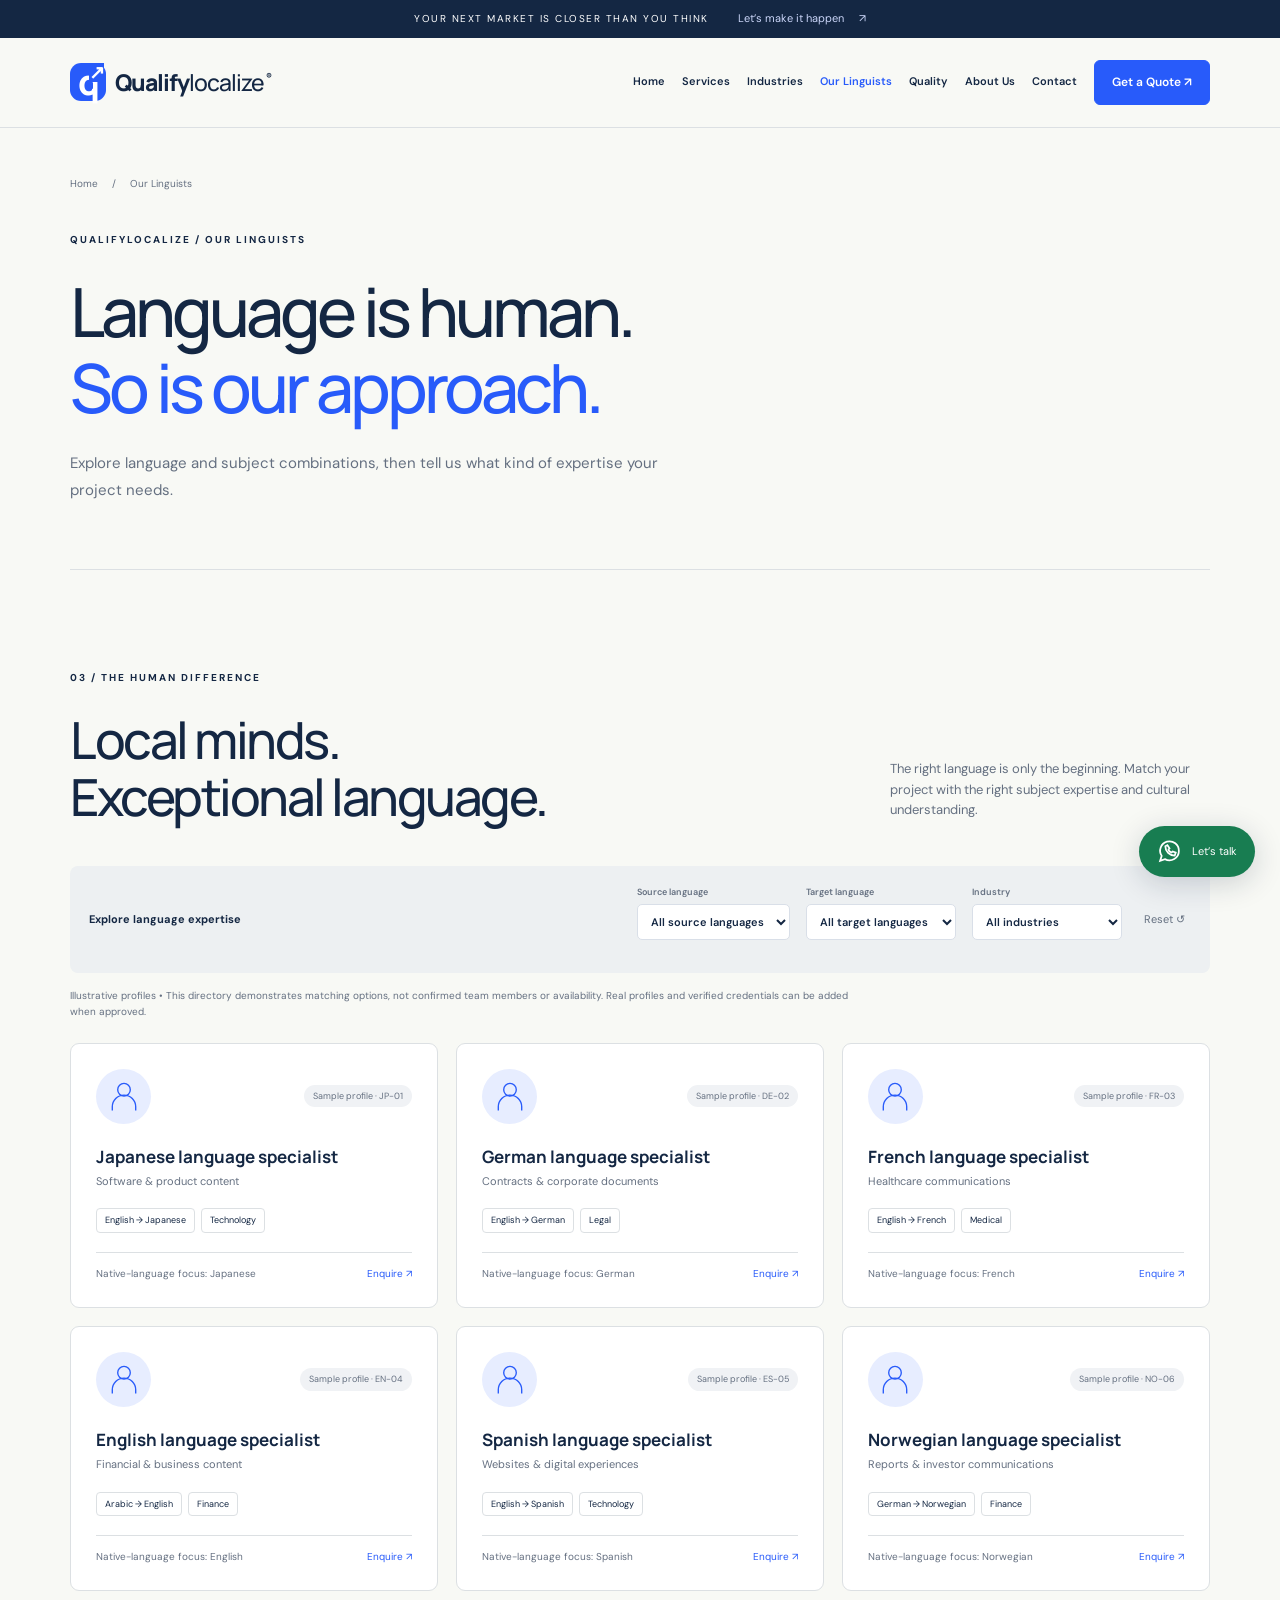
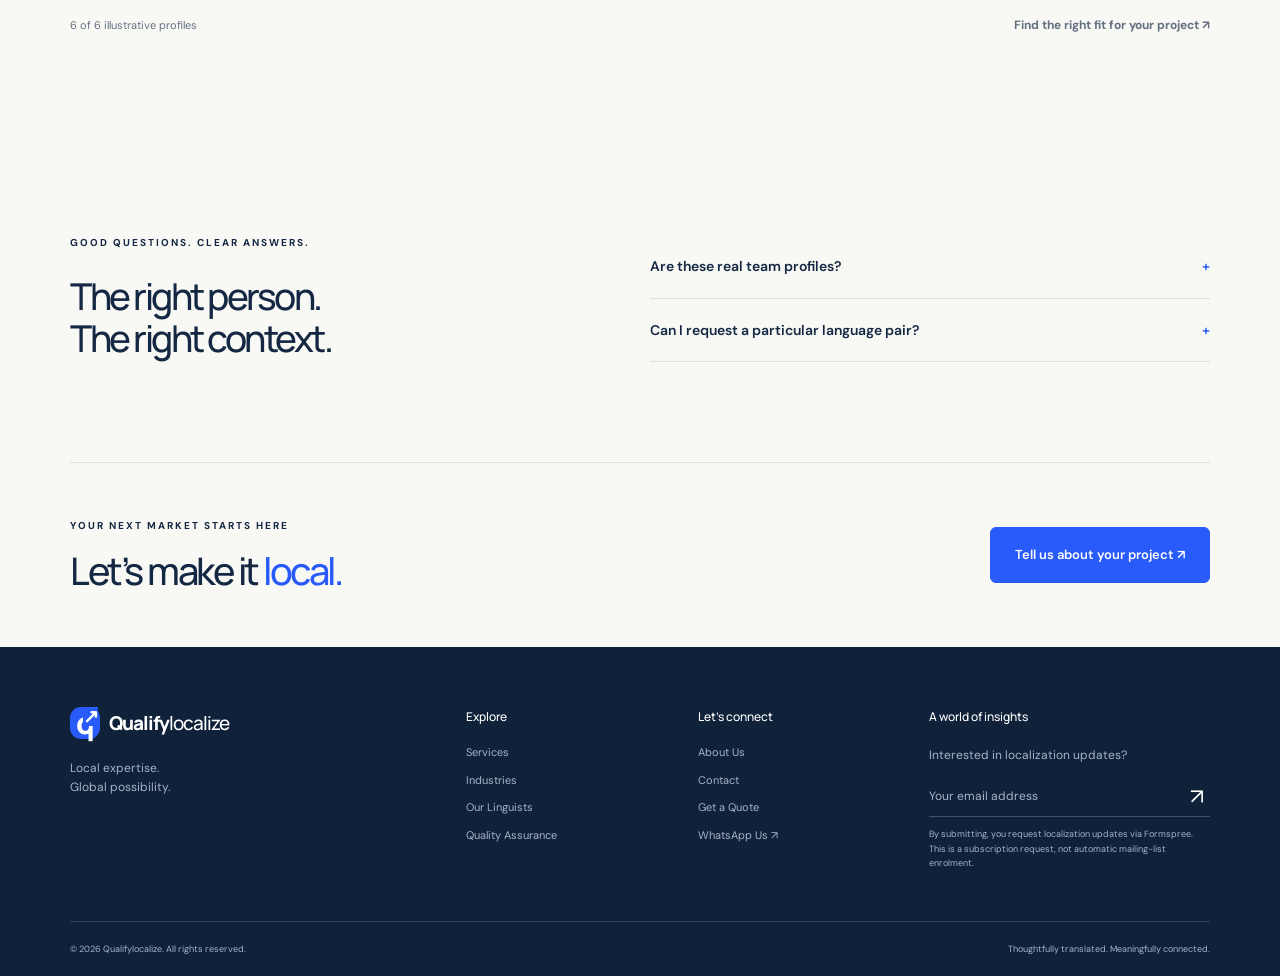
<file: public/linguists.html>
<!doctype html>
<html lang="en"><head><meta charset="utf-8"><meta name="viewport" content="width=device-width,initial-scale=1"><meta name="description" content="Translation, localization and language technology for ambitious global businesses. Start your next market with Qualifylocalize."><meta name="theme-color" content="#142743"><title>Our Linguists | Qualifylocalize</title><link rel="icon" href="data:image/svg+xml,%3Csvg xmlns='http://www.w3.org/2000/svg' viewBox='0 0 64 64'%3E%3Crect rx='18' width='64' height='64' fill='%23275efe'/%3E%3Ctext x='13' y='47' fill='white' font-size='46' font-family='Arial'%3Eq%3C/text%3E%3C/svg%3E"><link rel="stylesheet" href="styles.css"><script src="app.js" defer></script><script src="forms.js" defer></script></head><body>
<a class="skip" href="#main">Skip to content</a><div class="announcement">YOUR NEXT MARKET IS CLOSER THAN YOU THINK <a href="quote.html">Let’s make it happen <span>↗</span></a></div>
<header><a class="brand" href="index.html" aria-label="Qualifylocalize home"><span class="brandmark">q<span>↗</span></span>Qualify<span>localize</span><i>®</i></a><button class="menu-toggle" aria-expanded="false" aria-controls="navigation" aria-label="Open navigation">☰</button><nav id="navigation" aria-label="Main navigation"><a href="index.html">Home</a><a href="services.html">Services</a><a href="industries.html">Industries</a><a href="linguists.html" aria-current="page">Our Linguists</a><a href="quality.html">Quality</a><a href="about.html">About Us</a><a href="contact.html">Contact</a><a class="button small" href="quote.html">Get a Quote ↗</a><a class="mobile-whatsapp" href="https://wa.me/447770012186">WhatsApp Us ↗</a></nav></header>
<main id="main"><section class="page-intro wrap"><p class="breadcrumbs"><a href="index.html">Home</a><span>/</span>Our Linguists</p><p class="eyebrow">QUALIFYLOCALIZE / OUR LINGUISTS</p><h1>Language is human.<br><em>So is our approach.</em></h1><p>Explore language and subject combinations, then tell us what kind of expertise your project needs.</p></section><section class="section wrap" id="linguists"><div class="section-heading"><div><p class="eyebrow">03 / THE HUMAN DIFFERENCE</p><h2>Local minds.<br>Exceptional language.</h2></div><p>The right language is only the beginning. Match your project with the right subject expertise and cultural understanding.</p></div><div class="directory-bar"><span>Explore language expertise</span><label>Source language<select id="source-filter"><option value="">All source languages</option></select></label><label>Target language<select id="target-filter"><option value="">All target languages</option></select></label><label>Industry<select id="industry-filter"><option value="">All industries</option></select></label><button class="reset" id="reset-filters">Reset ↺</button></div><p class="sample-note">Illustrative profiles • This directory demonstrates matching options, not confirmed team members or availability. Real profiles and verified credentials can be added when approved.</p><div id="profile-results" class="profile-grid" aria-live="polite"></div><div class="directory-footer"><span id="profile-count"></span><a class="text-link" href="quote.html">Find the right fit for your project ↗</a></div></section><section class="section wrap faq"><div><p class="eyebrow">GOOD QUESTIONS. CLEAR ANSWERS.</p><h2>The right person.<br>The right context.</h2></div><div><details><summary>Are these real team profiles?<span>+</span></summary><p>The profiles currently shown are illustrative examples of language and subject combinations. They are not confirmed team members, ratings, qualifications, or availability.</p></details><details><summary>Can I request a particular language pair?<span>+</span></summary><p>Yes. Tell us the source language, target locale, subject, format, and deadline. We will confirm the available language support for your specific project.</p></details></div></section><section class="page-cta wrap"><div><p class="eyebrow">YOUR NEXT MARKET STARTS HERE</p><h2>Let’s make it <em>local.</em></h2></div><a class="button" href="quote.html">Tell us about your project ↗</a></section></main><footer><div class="wrap footer-grid"><div><a class="brand" href="index.html"><span class="brandmark">q<span>↗</span></span>Qualify<span>localize</span></a><p>Local expertise.<br>Global possibility.</p></div><div><h3>Explore</h3><a href="services.html">Services</a><a href="industries.html">Industries</a><a href="linguists.html">Our Linguists</a><a href="quality.html">Quality Assurance</a></div><div><h3>Let’s connect</h3><a href="about.html">About Us</a><a href="contact.html">Contact</a><a href="quote.html">Get a Quote</a><a href="https://wa.me/447770012186">WhatsApp Us ↗</a></div><div><h3>A world of insights</h3><p>Interested in localization updates?</p><form id="newsletter" action="https://formspree.io/f/xwlvgeae" method="POST" data-formspree><input type="hidden" name="request_type" value="newsletter"><input type="hidden" name="_subject" value="Qualifylocalize newsletter subscription request"><div class="form-honeypot" aria-hidden="true"><label>Leave this field empty<input name="_gotcha" type="text" tabindex="-1" autocomplete="off"></label></div><label class="sr-only" for="newsletter-email">Your email address</label><div class="newsletter-field"><input id="newsletter-email" name="email" type="email" required placeholder="Your email address" autocomplete="email"><button aria-label="Request newsletter subscription">↗</button></div><small>By submitting, you request localization updates via Formspree. This is a subscription request, not automatic mailing-list enrolment.</small><p id="newsletter-status" role="status" aria-live="polite" tabindex="-1"></p></form></div></div><div class="wrap footer-bottom"><span>© <span id="year"></span> Qualifylocalize. All rights reserved.</span><span>Thoughtfully translated. Meaningfully connected.</span></div></footer><a class="floating-chat" href="https://wa.me/447770012186" target="_blank" rel="noopener" aria-label="Chat with Qualifylocalize on WhatsApp"><svg viewBox="0 0 24 24" fill="none" stroke="currentColor" stroke-width="1.7" aria-hidden="true"><path d="M21 11.5a9 9 0 0 1-13.4 7.8L3 21l1.5-4.8A9 9 0 1 1 21 11.5Z"/><path d="M8 7c0 5 4 9 9 9l1-3-3-1-1 1c-2-1-3-2-3-3l1-1-2-3Z"/></svg><span>Let’s talk</span></a></body></html>
</file>
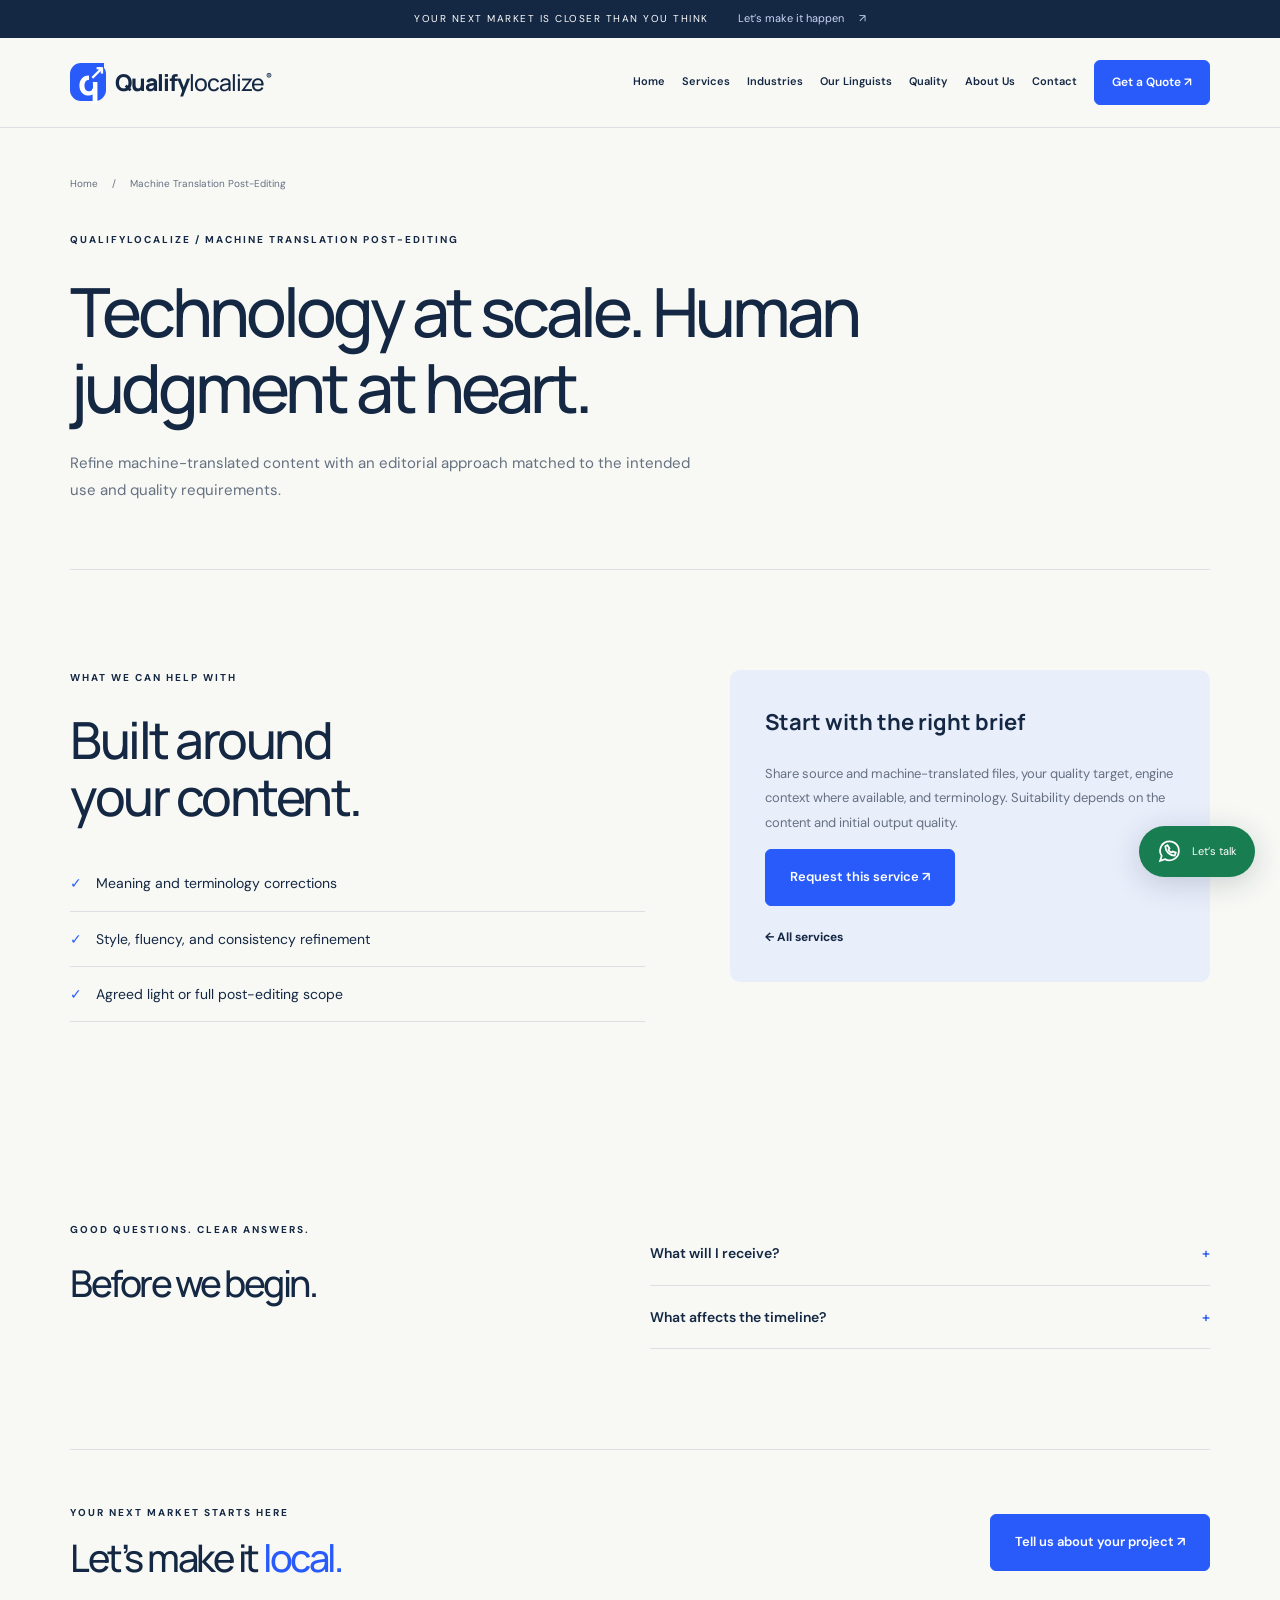
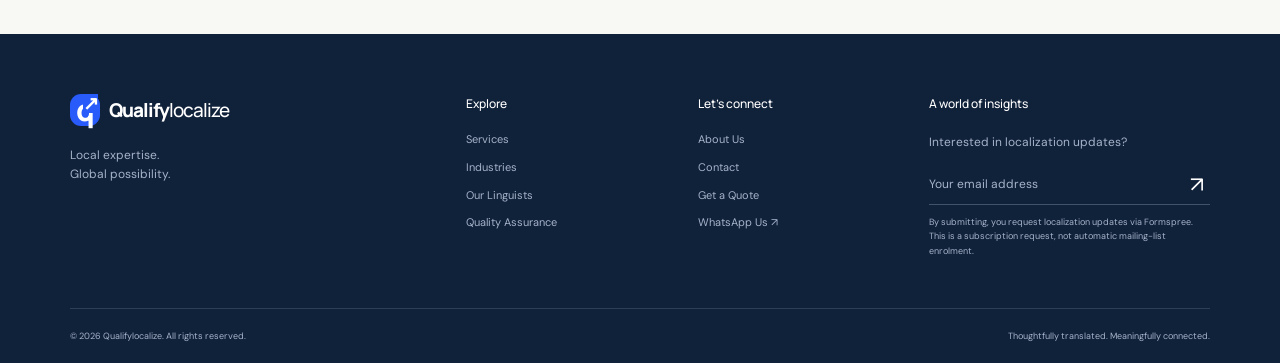
<file: public/machine-translation-post-editing.html>
<!doctype html>
<html lang="en"><head><meta charset="utf-8"><meta name="viewport" content="width=device-width,initial-scale=1"><meta name="description" content="Translation, localization and language technology for ambitious global businesses. Start your next market with Qualifylocalize."><meta name="theme-color" content="#142743"><title>Machine Translation Post-Editing | Qualifylocalize</title><link rel="icon" href="data:image/svg+xml,%3Csvg xmlns='http://www.w3.org/2000/svg' viewBox='0 0 64 64'%3E%3Crect rx='18' width='64' height='64' fill='%23275efe'/%3E%3Ctext x='13' y='47' fill='white' font-size='46' font-family='Arial'%3Eq%3C/text%3E%3C/svg%3E"><link rel="stylesheet" href="styles.css"><script src="app.js" defer></script><script src="forms.js" defer></script></head><body>
<a class="skip" href="#main">Skip to content</a><div class="announcement">YOUR NEXT MARKET IS CLOSER THAN YOU THINK <a href="quote.html">Let’s make it happen <span>↗</span></a></div>
<header><a class="brand" href="index.html" aria-label="Qualifylocalize home"><span class="brandmark">q<span>↗</span></span>Qualify<span>localize</span><i>®</i></a><button class="menu-toggle" aria-expanded="false" aria-controls="navigation" aria-label="Open navigation">☰</button><nav id="navigation" aria-label="Main navigation"><a href="index.html">Home</a><a href="services.html">Services</a><a href="industries.html">Industries</a><a href="linguists.html">Our Linguists</a><a href="quality.html">Quality</a><a href="about.html">About Us</a><a href="contact.html">Contact</a><a class="button small" href="quote.html">Get a Quote ↗</a><a class="mobile-whatsapp" href="https://wa.me/447770012186">WhatsApp Us ↗</a></nav></header>
<main id="main"><section class="page-intro wrap"><p class="breadcrumbs"><a href="index.html">Home</a><span>/</span>Machine Translation Post-Editing</p><p class="eyebrow">QUALIFYLOCALIZE / MACHINE TRANSLATION POST-EDITING</p><h1>Technology at scale. Human judgment at heart.</h1><p>Refine machine-translated content with an editorial approach matched to the intended use and quality requirements.</p></section><section class="detail-grid section wrap"><div><p class="eyebrow">WHAT WE CAN HELP WITH</p><h2>Built around<br>your content.</h2><ul class="deliverables"><li>✓ <span>Meaning and terminology corrections</span></li><li>✓ <span>Style, fluency, and consistency refinement</span></li><li>✓ <span>Agreed light or full post-editing scope</span></li></ul></div><aside><h3>Start with the right brief</h3><p>Share source and machine-translated files, your quality target, engine context where available, and terminology. Suitability depends on the content and initial output quality.</p><a class="button" href="quote.html?service=machine-translation-post-editing">Request this service ↗</a><a class="text-link" href="services.html">← All services</a></aside></section><section class="section wrap faq"><div><p class="eyebrow">GOOD QUESTIONS. CLEAR ANSWERS.</p><h2>Before we begin.</h2></div><div><details><summary>What will I receive?<span>+</span></summary><p>The output format, review steps, delivery milestones, and any additional deliverables are agreed in your quote. Specify whether you need bilingual files, editable documents, or publication-ready exports.</p></details><details><summary>What affects the timeline?<span>+</span></summary><p>Content volume, language pair, subject complexity, source-file quality, and the agreed review workflow all affect delivery. Include your actual deadline so availability can be confirmed.</p></details></div></section><section class="page-cta wrap"><div><p class="eyebrow">YOUR NEXT MARKET STARTS HERE</p><h2>Let’s make it <em>local.</em></h2></div><a class="button" href="quote.html">Tell us about your project ↗</a></section></main><footer><div class="wrap footer-grid"><div><a class="brand" href="index.html"><span class="brandmark">q<span>↗</span></span>Qualify<span>localize</span></a><p>Local expertise.<br>Global possibility.</p></div><div><h3>Explore</h3><a href="services.html">Services</a><a href="industries.html">Industries</a><a href="linguists.html">Our Linguists</a><a href="quality.html">Quality Assurance</a></div><div><h3>Let’s connect</h3><a href="about.html">About Us</a><a href="contact.html">Contact</a><a href="quote.html">Get a Quote</a><a href="https://wa.me/447770012186">WhatsApp Us ↗</a></div><div><h3>A world of insights</h3><p>Interested in localization updates?</p><form id="newsletter" action="https://formspree.io/f/xwlvgeae" method="POST" data-formspree><input type="hidden" name="request_type" value="newsletter"><input type="hidden" name="_subject" value="Qualifylocalize newsletter subscription request"><div class="form-honeypot" aria-hidden="true"><label>Leave this field empty<input name="_gotcha" type="text" tabindex="-1" autocomplete="off"></label></div><label class="sr-only" for="newsletter-email">Your email address</label><div class="newsletter-field"><input id="newsletter-email" name="email" type="email" required placeholder="Your email address" autocomplete="email"><button aria-label="Request newsletter subscription">↗</button></div><small>By submitting, you request localization updates via Formspree. This is a subscription request, not automatic mailing-list enrolment.</small><p id="newsletter-status" role="status" aria-live="polite" tabindex="-1"></p></form></div></div><div class="wrap footer-bottom"><span>© <span id="year"></span> Qualifylocalize. All rights reserved.</span><span>Thoughtfully translated. Meaningfully connected.</span></div></footer><a class="floating-chat" href="https://wa.me/447770012186" target="_blank" rel="noopener" aria-label="Chat with Qualifylocalize on WhatsApp"><svg viewBox="0 0 24 24" fill="none" stroke="currentColor" stroke-width="1.7" aria-hidden="true"><path d="M21 11.5a9 9 0 0 1-13.4 7.8L3 21l1.5-4.8A9 9 0 1 1 21 11.5Z"/><path d="M8 7c0 5 4 9 9 9l1-3-3-1-1 1c-2-1-3-2-3-3l1-1-2-3Z"/></svg><span>Let’s talk</span></a></body></html>
</file>
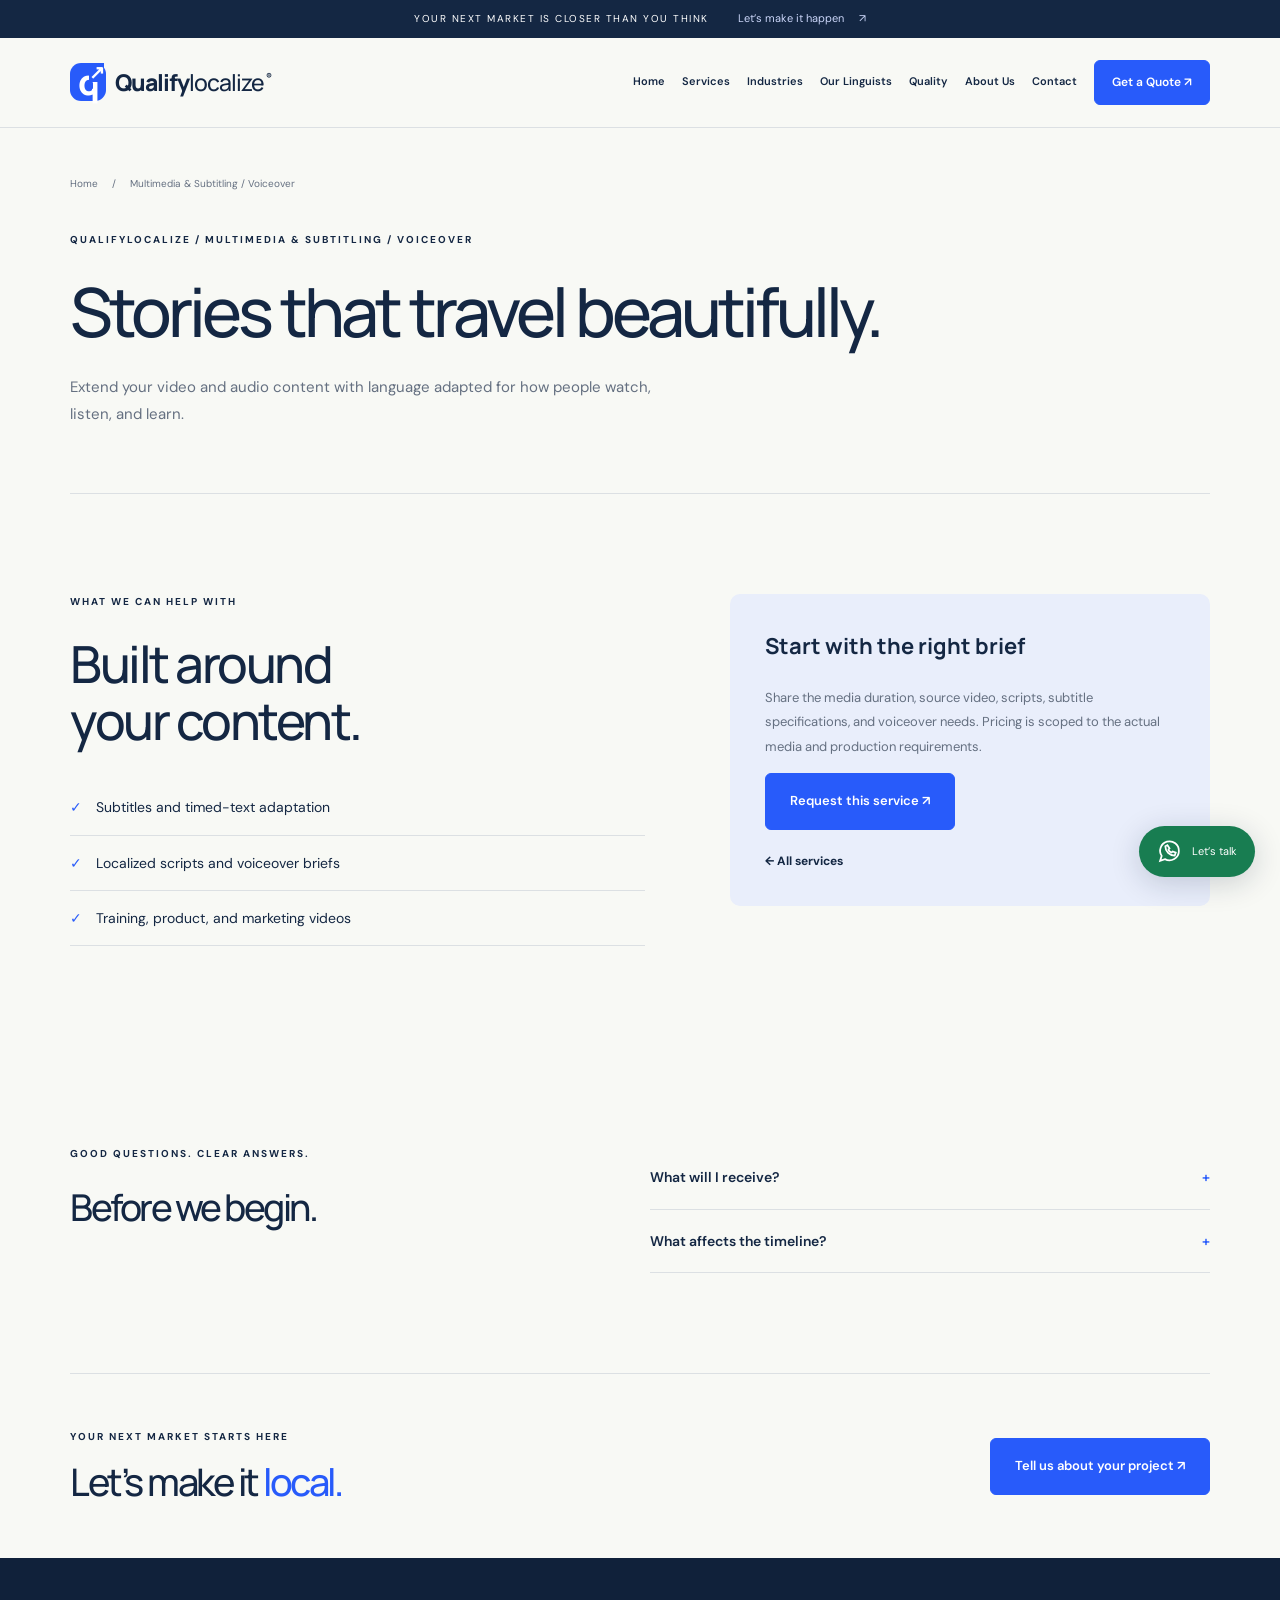
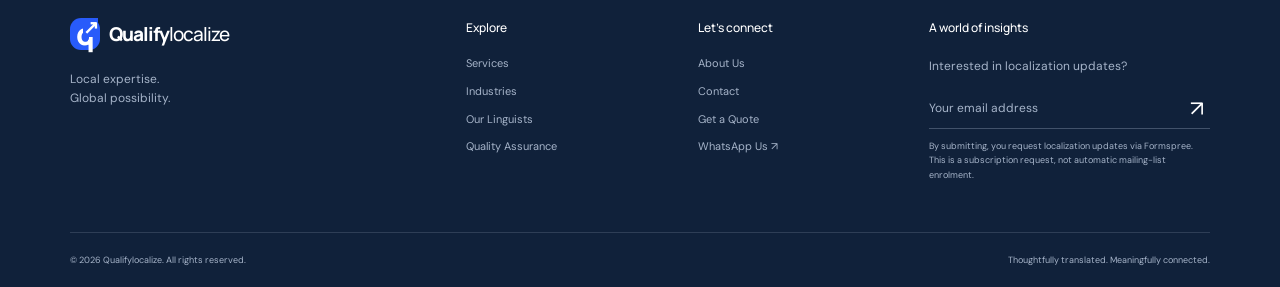
<file: public/multimedia-localization.html>
<!doctype html>
<html lang="en"><head><meta charset="utf-8"><meta name="viewport" content="width=device-width,initial-scale=1"><meta name="description" content="Translation, localization and language technology for ambitious global businesses. Start your next market with Qualifylocalize."><meta name="theme-color" content="#142743"><title>Multimedia & Subtitling / Voiceover | Qualifylocalize</title><link rel="icon" href="data:image/svg+xml,%3Csvg xmlns='http://www.w3.org/2000/svg' viewBox='0 0 64 64'%3E%3Crect rx='18' width='64' height='64' fill='%23275efe'/%3E%3Ctext x='13' y='47' fill='white' font-size='46' font-family='Arial'%3Eq%3C/text%3E%3C/svg%3E"><link rel="stylesheet" href="styles.css"><script src="app.js" defer></script><script src="forms.js" defer></script></head><body>
<a class="skip" href="#main">Skip to content</a><div class="announcement">YOUR NEXT MARKET IS CLOSER THAN YOU THINK <a href="quote.html">Let’s make it happen <span>↗</span></a></div>
<header><a class="brand" href="index.html" aria-label="Qualifylocalize home"><span class="brandmark">q<span>↗</span></span>Qualify<span>localize</span><i>®</i></a><button class="menu-toggle" aria-expanded="false" aria-controls="navigation" aria-label="Open navigation">☰</button><nav id="navigation" aria-label="Main navigation"><a href="index.html">Home</a><a href="services.html">Services</a><a href="industries.html">Industries</a><a href="linguists.html">Our Linguists</a><a href="quality.html">Quality</a><a href="about.html">About Us</a><a href="contact.html">Contact</a><a class="button small" href="quote.html">Get a Quote ↗</a><a class="mobile-whatsapp" href="https://wa.me/447770012186">WhatsApp Us ↗</a></nav></header>
<main id="main"><section class="page-intro wrap"><p class="breadcrumbs"><a href="index.html">Home</a><span>/</span>Multimedia & Subtitling / Voiceover</p><p class="eyebrow">QUALIFYLOCALIZE / MULTIMEDIA & SUBTITLING / VOICEOVER</p><h1>Stories that travel beautifully.</h1><p>Extend your video and audio content with language adapted for how people watch, listen, and learn.</p></section><section class="detail-grid section wrap"><div><p class="eyebrow">WHAT WE CAN HELP WITH</p><h2>Built around<br>your content.</h2><ul class="deliverables"><li>✓ <span>Subtitles and timed-text adaptation</span></li><li>✓ <span>Localized scripts and voiceover briefs</span></li><li>✓ <span>Training, product, and marketing videos</span></li></ul></div><aside><h3>Start with the right brief</h3><p>Share the media duration, source video, scripts, subtitle specifications, and voiceover needs. Pricing is scoped to the actual media and production requirements.</p><a class="button" href="quote.html?service=multimedia-localization">Request this service ↗</a><a class="text-link" href="services.html">← All services</a></aside></section><section class="section wrap faq"><div><p class="eyebrow">GOOD QUESTIONS. CLEAR ANSWERS.</p><h2>Before we begin.</h2></div><div><details><summary>What will I receive?<span>+</span></summary><p>The output format, review steps, delivery milestones, and any additional deliverables are agreed in your quote. Specify whether you need bilingual files, editable documents, or publication-ready exports.</p></details><details><summary>What affects the timeline?<span>+</span></summary><p>Content volume, language pair, subject complexity, source-file quality, and the agreed review workflow all affect delivery. Include your actual deadline so availability can be confirmed.</p></details></div></section><section class="page-cta wrap"><div><p class="eyebrow">YOUR NEXT MARKET STARTS HERE</p><h2>Let’s make it <em>local.</em></h2></div><a class="button" href="quote.html">Tell us about your project ↗</a></section></main><footer><div class="wrap footer-grid"><div><a class="brand" href="index.html"><span class="brandmark">q<span>↗</span></span>Qualify<span>localize</span></a><p>Local expertise.<br>Global possibility.</p></div><div><h3>Explore</h3><a href="services.html">Services</a><a href="industries.html">Industries</a><a href="linguists.html">Our Linguists</a><a href="quality.html">Quality Assurance</a></div><div><h3>Let’s connect</h3><a href="about.html">About Us</a><a href="contact.html">Contact</a><a href="quote.html">Get a Quote</a><a href="https://wa.me/447770012186">WhatsApp Us ↗</a></div><div><h3>A world of insights</h3><p>Interested in localization updates?</p><form id="newsletter" action="https://formspree.io/f/xwlvgeae" method="POST" data-formspree><input type="hidden" name="request_type" value="newsletter"><input type="hidden" name="_subject" value="Qualifylocalize newsletter subscription request"><div class="form-honeypot" aria-hidden="true"><label>Leave this field empty<input name="_gotcha" type="text" tabindex="-1" autocomplete="off"></label></div><label class="sr-only" for="newsletter-email">Your email address</label><div class="newsletter-field"><input id="newsletter-email" name="email" type="email" required placeholder="Your email address" autocomplete="email"><button aria-label="Request newsletter subscription">↗</button></div><small>By submitting, you request localization updates via Formspree. This is a subscription request, not automatic mailing-list enrolment.</small><p id="newsletter-status" role="status" aria-live="polite" tabindex="-1"></p></form></div></div><div class="wrap footer-bottom"><span>© <span id="year"></span> Qualifylocalize. All rights reserved.</span><span>Thoughtfully translated. Meaningfully connected.</span></div></footer><a class="floating-chat" href="https://wa.me/447770012186" target="_blank" rel="noopener" aria-label="Chat with Qualifylocalize on WhatsApp"><svg viewBox="0 0 24 24" fill="none" stroke="currentColor" stroke-width="1.7" aria-hidden="true"><path d="M21 11.5a9 9 0 0 1-13.4 7.8L3 21l1.5-4.8A9 9 0 1 1 21 11.5Z"/><path d="M8 7c0 5 4 9 9 9l1-3-3-1-1 1c-2-1-3-2-3-3l1-1-2-3Z"/></svg><span>Let’s talk</span></a></body></html>
</file>
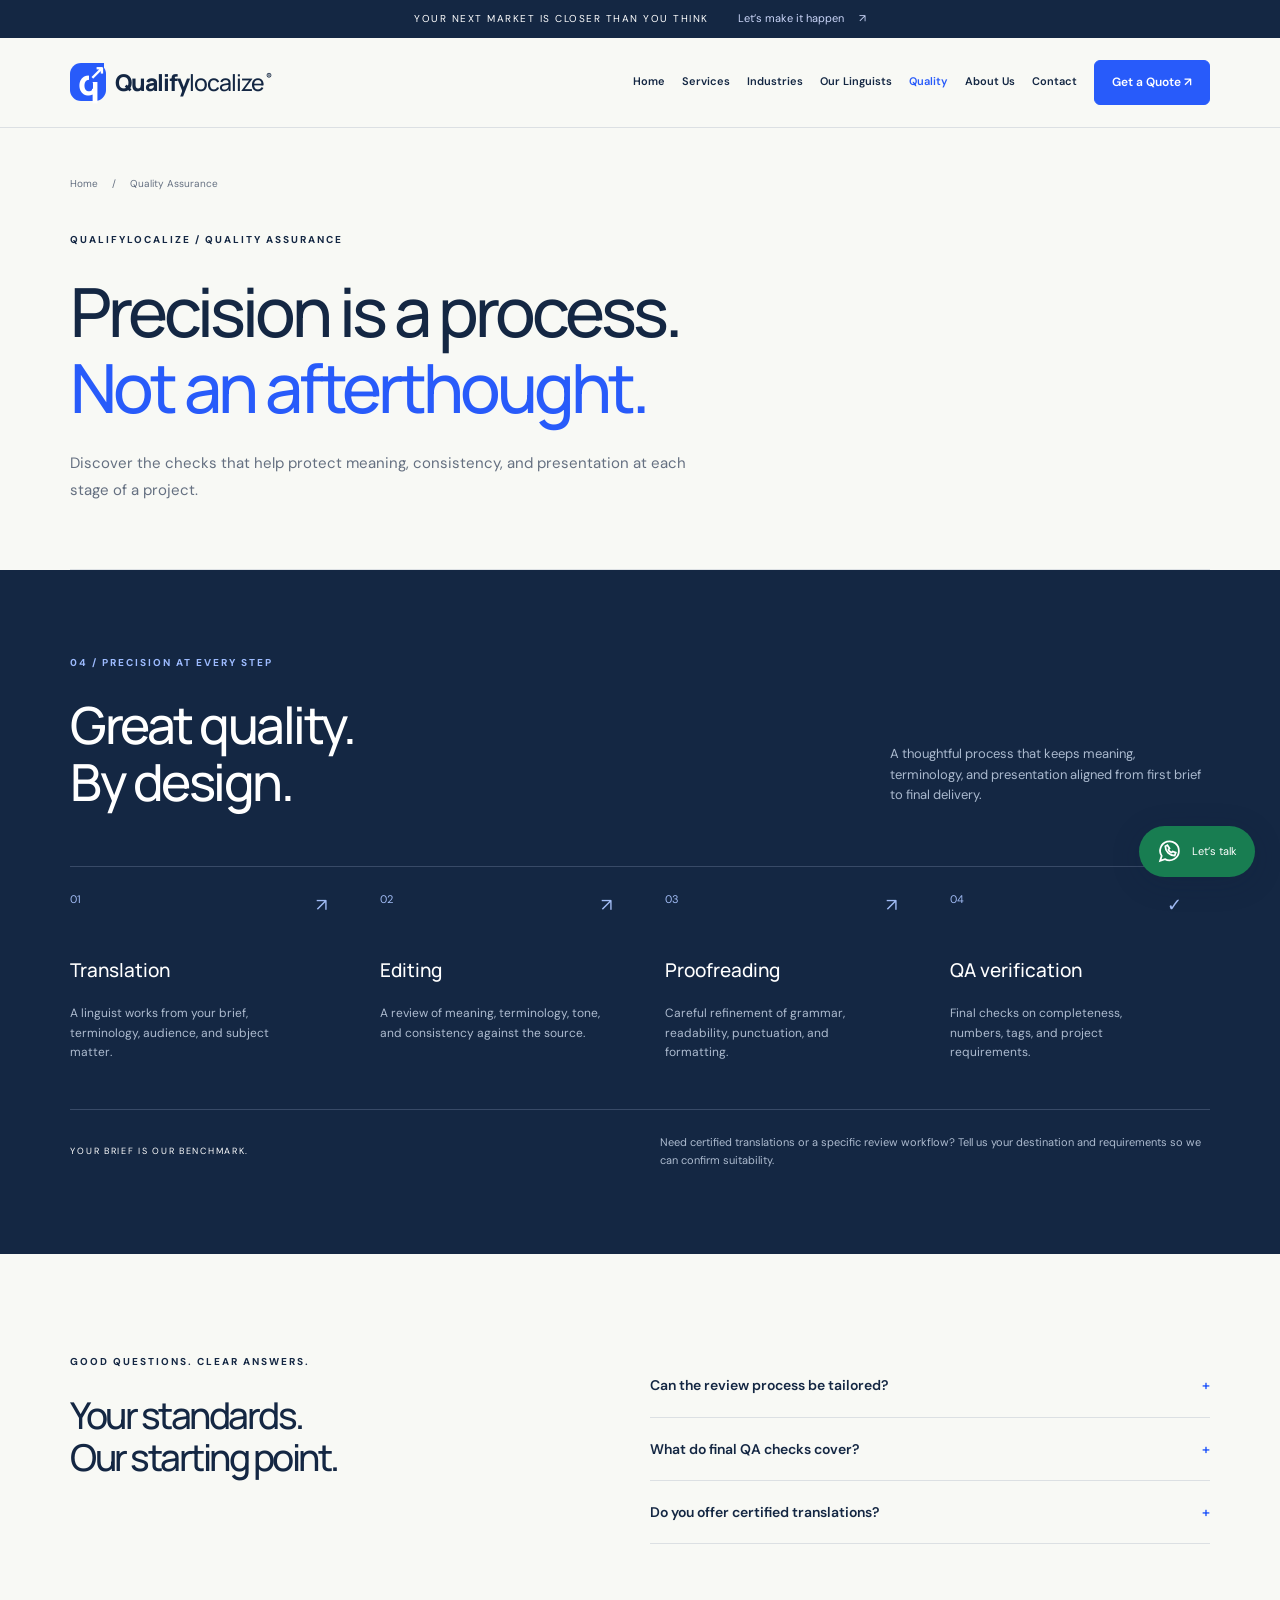
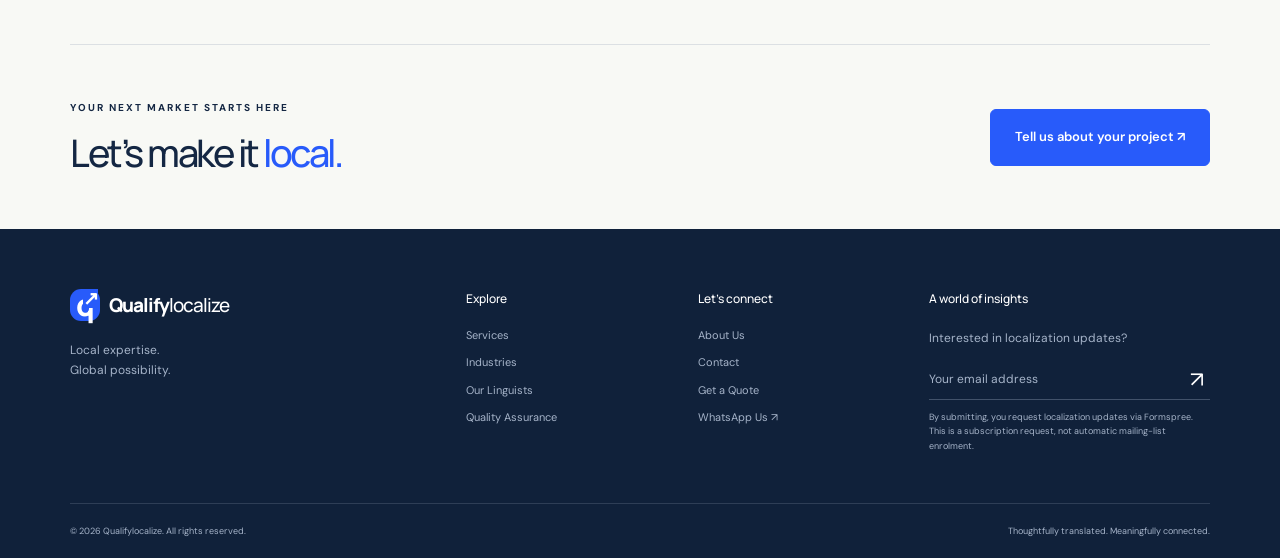
<file: public/quality.html>
<!doctype html>
<html lang="en"><head><meta charset="utf-8"><meta name="viewport" content="width=device-width,initial-scale=1"><meta name="description" content="Translation, localization and language technology for ambitious global businesses. Start your next market with Qualifylocalize."><meta name="theme-color" content="#142743"><title>Quality Assurance | Qualifylocalize</title><link rel="icon" href="data:image/svg+xml,%3Csvg xmlns='http://www.w3.org/2000/svg' viewBox='0 0 64 64'%3E%3Crect rx='18' width='64' height='64' fill='%23275efe'/%3E%3Ctext x='13' y='47' fill='white' font-size='46' font-family='Arial'%3Eq%3C/text%3E%3C/svg%3E"><link rel="stylesheet" href="styles.css"><script src="app.js" defer></script><script src="forms.js" defer></script></head><body>
<a class="skip" href="#main">Skip to content</a><div class="announcement">YOUR NEXT MARKET IS CLOSER THAN YOU THINK <a href="quote.html">Let’s make it happen <span>↗</span></a></div>
<header><a class="brand" href="index.html" aria-label="Qualifylocalize home"><span class="brandmark">q<span>↗</span></span>Qualify<span>localize</span><i>®</i></a><button class="menu-toggle" aria-expanded="false" aria-controls="navigation" aria-label="Open navigation">☰</button><nav id="navigation" aria-label="Main navigation"><a href="index.html">Home</a><a href="services.html">Services</a><a href="industries.html">Industries</a><a href="linguists.html">Our Linguists</a><a href="quality.html" aria-current="page">Quality</a><a href="about.html">About Us</a><a href="contact.html">Contact</a><a class="button small" href="quote.html">Get a Quote ↗</a><a class="mobile-whatsapp" href="https://wa.me/447770012186">WhatsApp Us ↗</a></nav></header>
<main id="main"><section class="page-intro wrap"><p class="breadcrumbs"><a href="index.html">Home</a><span>/</span>Quality Assurance</p><p class="eyebrow">QUALIFYLOCALIZE / QUALITY ASSURANCE</p><h1>Precision is a process.<br><em>Not an afterthought.</em></h1><p>Discover the checks that help protect meaning, consistency, and presentation at each stage of a project.</p></section><section class="quality-section" id="quality"><div class="wrap"><div class="section-heading"><div><p class="eyebrow">04 / PRECISION AT EVERY STEP</p><h2>Great quality.<br>By design.</h2></div><p>A thoughtful process that keeps meaning, terminology, and presentation aligned from first brief to final delivery.</p></div><div class="process-grid"><article><span>01 <i>↗</i></span><h3>Translation</h3><p>A linguist works from your brief, terminology, audience, and subject matter.</p></article><article><span>02 <i>↗</i></span><h3>Editing</h3><p>A review of meaning, terminology, tone, and consistency against the source.</p></article><article><span>03 <i>↗</i></span><h3>Proofreading</h3><p>Careful refinement of grammar, readability, punctuation, and formatting.</p></article><article><span>04 <i>✓</i></span><h3>QA verification</h3><p>Final checks on completeness, numbers, tags, and project requirements.</p></article></div><div class="quality-bottom"><span>YOUR BRIEF IS OUR BENCHMARK.</span><p>Need certified translations or a specific review workflow? Tell us your destination and requirements so we can confirm suitability.</p></div></div></section><section class="section wrap faq"><div><p class="eyebrow">GOOD QUESTIONS. CLEAR ANSWERS.</p><h2>Your standards.<br>Our starting point.</h2></div><div><details><summary>Can the review process be tailored?<span>+</span></summary><p>Yes. Tell us your internal quality criteria, reference materials, terminology rules, and approval stages so the review workflow can be agreed in scope.</p></details><details><summary>What do final QA checks cover?<span>+</span></summary><p>Depending on the content and format, checks can include completeness, terminology, numbers, punctuation, placeholders, tags, and visual layout.</p></details><details><summary>Do you offer certified translations?<span>+</span></summary><p>Tell us the destination authority and its exact requirements. Suitability and any certification arrangements must be confirmed for the individual request; no blanket accreditation is claimed.</p></details></div></section><section class="page-cta wrap"><div><p class="eyebrow">YOUR NEXT MARKET STARTS HERE</p><h2>Let’s make it <em>local.</em></h2></div><a class="button" href="quote.html">Tell us about your project ↗</a></section></main><footer><div class="wrap footer-grid"><div><a class="brand" href="index.html"><span class="brandmark">q<span>↗</span></span>Qualify<span>localize</span></a><p>Local expertise.<br>Global possibility.</p></div><div><h3>Explore</h3><a href="services.html">Services</a><a href="industries.html">Industries</a><a href="linguists.html">Our Linguists</a><a href="quality.html">Quality Assurance</a></div><div><h3>Let’s connect</h3><a href="about.html">About Us</a><a href="contact.html">Contact</a><a href="quote.html">Get a Quote</a><a href="https://wa.me/447770012186">WhatsApp Us ↗</a></div><div><h3>A world of insights</h3><p>Interested in localization updates?</p><form id="newsletter" action="https://formspree.io/f/xwlvgeae" method="POST" data-formspree><input type="hidden" name="request_type" value="newsletter"><input type="hidden" name="_subject" value="Qualifylocalize newsletter subscription request"><div class="form-honeypot" aria-hidden="true"><label>Leave this field empty<input name="_gotcha" type="text" tabindex="-1" autocomplete="off"></label></div><label class="sr-only" for="newsletter-email">Your email address</label><div class="newsletter-field"><input id="newsletter-email" name="email" type="email" required placeholder="Your email address" autocomplete="email"><button aria-label="Request newsletter subscription">↗</button></div><small>By submitting, you request localization updates via Formspree. This is a subscription request, not automatic mailing-list enrolment.</small><p id="newsletter-status" role="status" aria-live="polite" tabindex="-1"></p></form></div></div><div class="wrap footer-bottom"><span>© <span id="year"></span> Qualifylocalize. All rights reserved.</span><span>Thoughtfully translated. Meaningfully connected.</span></div></footer><a class="floating-chat" href="https://wa.me/447770012186" target="_blank" rel="noopener" aria-label="Chat with Qualifylocalize on WhatsApp"><svg viewBox="0 0 24 24" fill="none" stroke="currentColor" stroke-width="1.7" aria-hidden="true"><path d="M21 11.5a9 9 0 0 1-13.4 7.8L3 21l1.5-4.8A9 9 0 1 1 21 11.5Z"/><path d="M8 7c0 5 4 9 9 9l1-3-3-1-1 1c-2-1-3-2-3-3l1-1-2-3Z"/></svg><span>Let’s talk</span></a></body></html>
</file>
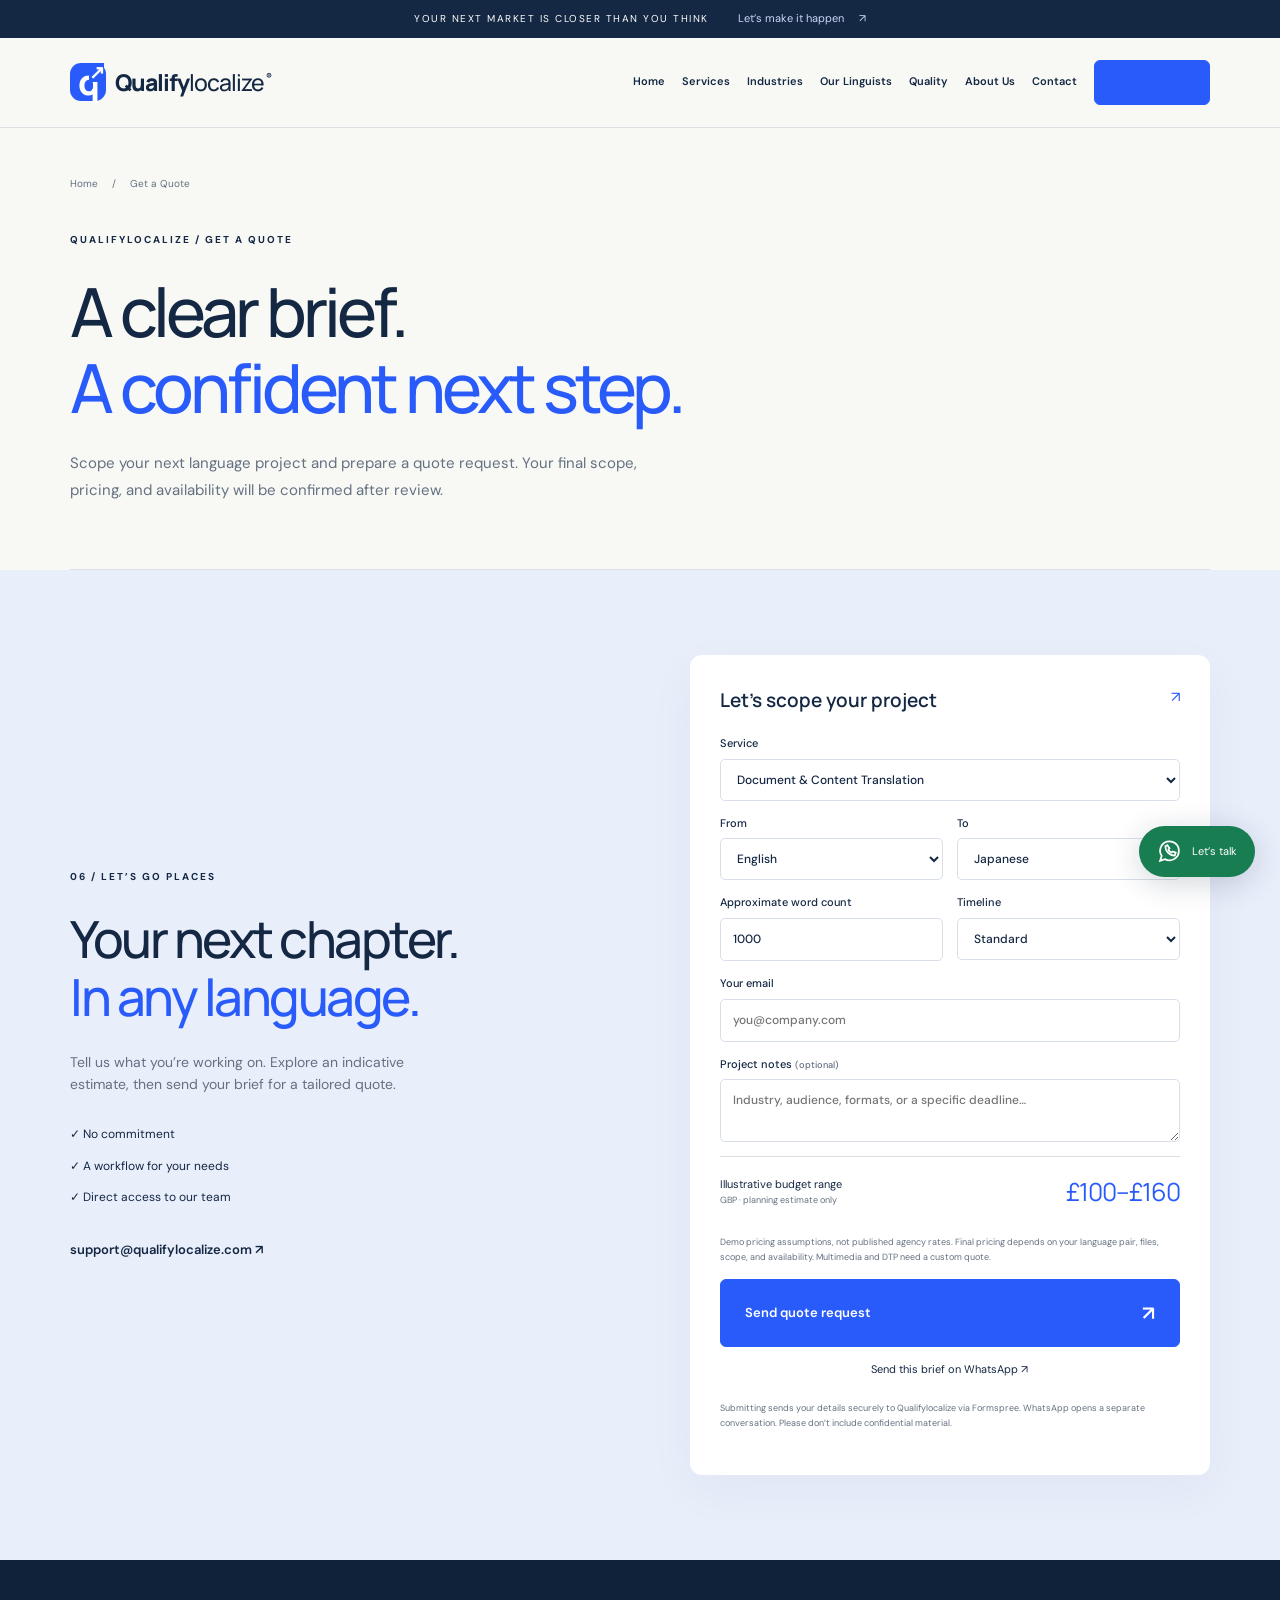
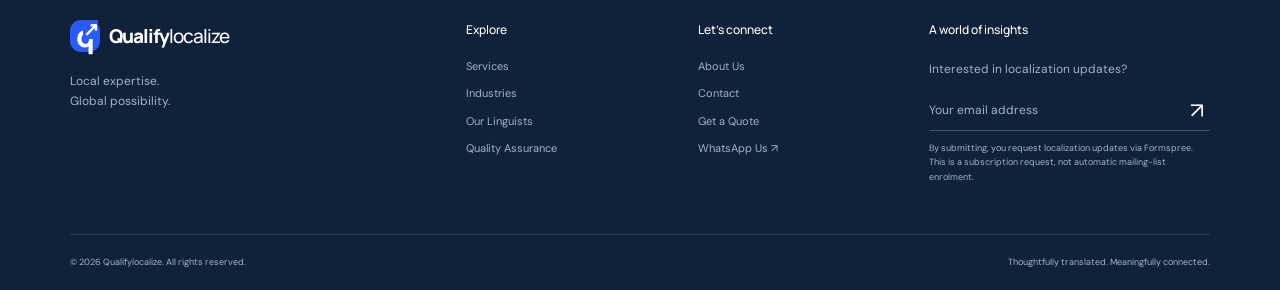
<file: public/quote.html>
<!doctype html>
<html lang="en"><head><meta charset="utf-8"><meta name="viewport" content="width=device-width,initial-scale=1"><meta name="description" content="Translation, localization and language technology for ambitious global businesses. Start your next market with Qualifylocalize."><meta name="theme-color" content="#142743"><title>Get a Quote | Qualifylocalize</title><link rel="icon" href="data:image/svg+xml,%3Csvg xmlns='http://www.w3.org/2000/svg' viewBox='0 0 64 64'%3E%3Crect rx='18' width='64' height='64' fill='%23275efe'/%3E%3Ctext x='13' y='47' fill='white' font-size='46' font-family='Arial'%3Eq%3C/text%3E%3C/svg%3E"><link rel="stylesheet" href="styles.css"><script src="app.js" defer></script><script src="forms.js" defer></script></head><body>
<a class="skip" href="#main">Skip to content</a><div class="announcement">YOUR NEXT MARKET IS CLOSER THAN YOU THINK <a href="quote.html" aria-current="page">Let’s make it happen <span>↗</span></a></div>
<header><a class="brand" href="index.html" aria-label="Qualifylocalize home"><span class="brandmark">q<span>↗</span></span>Qualify<span>localize</span><i>®</i></a><button class="menu-toggle" aria-expanded="false" aria-controls="navigation" aria-label="Open navigation">☰</button><nav id="navigation" aria-label="Main navigation"><a href="index.html">Home</a><a href="services.html">Services</a><a href="industries.html">Industries</a><a href="linguists.html">Our Linguists</a><a href="quality.html">Quality</a><a href="about.html">About Us</a><a href="contact.html">Contact</a><a class="button small" href="quote.html" aria-current="page">Get a Quote ↗</a><a class="mobile-whatsapp" href="https://wa.me/447770012186">WhatsApp Us ↗</a></nav></header>
<main id="main"><section class="page-intro wrap"><p class="breadcrumbs"><a href="index.html">Home</a><span>/</span>Get a Quote</p><p class="eyebrow">QUALIFYLOCALIZE / GET A QUOTE</p><h1>A clear brief.<br><em>A confident next step.</em></h1><p>Scope your next language project and prepare a quote request. Your final scope, pricing, and availability will be confirmed after review.</p></section><section class="quote-section" id="quote"><div class="wrap quote-grid"><div><p class="eyebrow">06 / LET’S GO PLACES</p><h2>Your next chapter.<br><em>In any language.</em></h2><p>Tell us what you’re working on. Explore an indicative estimate, then send your brief for a tailored quote.</p><div class="quote-benefits"><span>✓ No commitment</span><span>✓ A workflow for your needs</span><span>✓ Direct access to our team</span></div><a class="quote-email" href="mailto:support@qualifylocalize.com">support@qualifylocalize.com ↗</a></div><form id="quote-form" class="quote-form" action="https://formspree.io/f/xwlvgeae" method="POST" data-formspree><input type="hidden" name="request_type" value="quote"><input type="hidden" name="_subject" value="New Qualifylocalize quote request"><div class="form-honeypot" aria-hidden="true"><label>Leave this field empty<input name="_gotcha" type="text" tabindex="-1" autocomplete="off"></label></div><div class="form-top"><h3>Let’s scope your project</h3><span>↗</span></div><label>Service<select name="service" id="quote-service"></select></label><div class="form-row"><label>From<select name="source" id="quote-source"></select></label><label>To<select name="target" id="quote-target"></select></label></div><div class="form-row"><label>Approximate word count<input name="words" type="number" min="1" max="10000000" value="1000" required></label><label>Timeline<select name="timeline"><option value="standard">Standard</option><option value="priority">Priority</option><option value="flexible">Flexible</option></select></label></div><label>Your email<input type="email" name="email" placeholder="you@company.com" required maxlength="254" autocomplete="email"></label><label>Project notes <small>(optional)</small><textarea name="notes" rows="2" maxlength="2000" placeholder="Industry, audience, formats, or a specific deadline…"></textarea></label><div class="estimate"><span>Illustrative budget range<small>GBP · planning estimate only</small></span><output id="estimate">£100–£160</output></div><p class="fineprint">Demo pricing assumptions, not published agency rates. Final pricing depends on your language pair, files, scope, and availability. Multimedia and DTP need a custom quote.</p><button class="button" type="submit">Send quote request <span>↗</span></button><button class="whatsapp-submit" type="button" id="whatsapp-quote">Send this brief on WhatsApp ↗</button><p class="fineprint">Submitting sends your details securely to Qualifylocalize via Formspree. WhatsApp opens a separate conversation. Please don’t include confidential material.</p><p role="status" aria-live="polite" tabindex="-1" id="quote-status"></p></form></div></section></main><footer><div class="wrap footer-grid"><div><a class="brand" href="index.html"><span class="brandmark">q<span>↗</span></span>Qualify<span>localize</span></a><p>Local expertise.<br>Global possibility.</p></div><div><h3>Explore</h3><a href="services.html">Services</a><a href="industries.html">Industries</a><a href="linguists.html">Our Linguists</a><a href="quality.html">Quality Assurance</a></div><div><h3>Let’s connect</h3><a href="about.html">About Us</a><a href="contact.html">Contact</a><a href="quote.html">Get a Quote</a><a href="https://wa.me/447770012186">WhatsApp Us ↗</a></div><div><h3>A world of insights</h3><p>Interested in localization updates?</p><form id="newsletter" action="https://formspree.io/f/xwlvgeae" method="POST" data-formspree><input type="hidden" name="request_type" value="newsletter"><input type="hidden" name="_subject" value="Qualifylocalize newsletter subscription request"><div class="form-honeypot" aria-hidden="true"><label>Leave this field empty<input name="_gotcha" type="text" tabindex="-1" autocomplete="off"></label></div><label class="sr-only" for="newsletter-email">Your email address</label><div class="newsletter-field"><input id="newsletter-email" name="email" type="email" required placeholder="Your email address" autocomplete="email"><button aria-label="Request newsletter subscription">↗</button></div><small>By submitting, you request localization updates via Formspree. This is a subscription request, not automatic mailing-list enrolment.</small><p id="newsletter-status" role="status" aria-live="polite" tabindex="-1"></p></form></div></div><div class="wrap footer-bottom"><span>© <span id="year"></span> Qualifylocalize. All rights reserved.</span><span>Thoughtfully translated. Meaningfully connected.</span></div></footer><a class="floating-chat" href="https://wa.me/447770012186" target="_blank" rel="noopener" aria-label="Chat with Qualifylocalize on WhatsApp"><svg viewBox="0 0 24 24" fill="none" stroke="currentColor" stroke-width="1.7" aria-hidden="true"><path d="M21 11.5a9 9 0 0 1-13.4 7.8L3 21l1.5-4.8A9 9 0 1 1 21 11.5Z"/><path d="M8 7c0 5 4 9 9 9l1-3-3-1-1 1c-2-1-3-2-3-3l1-1-2-3Z"/></svg><span>Let’s talk</span></a></body></html>
</file>
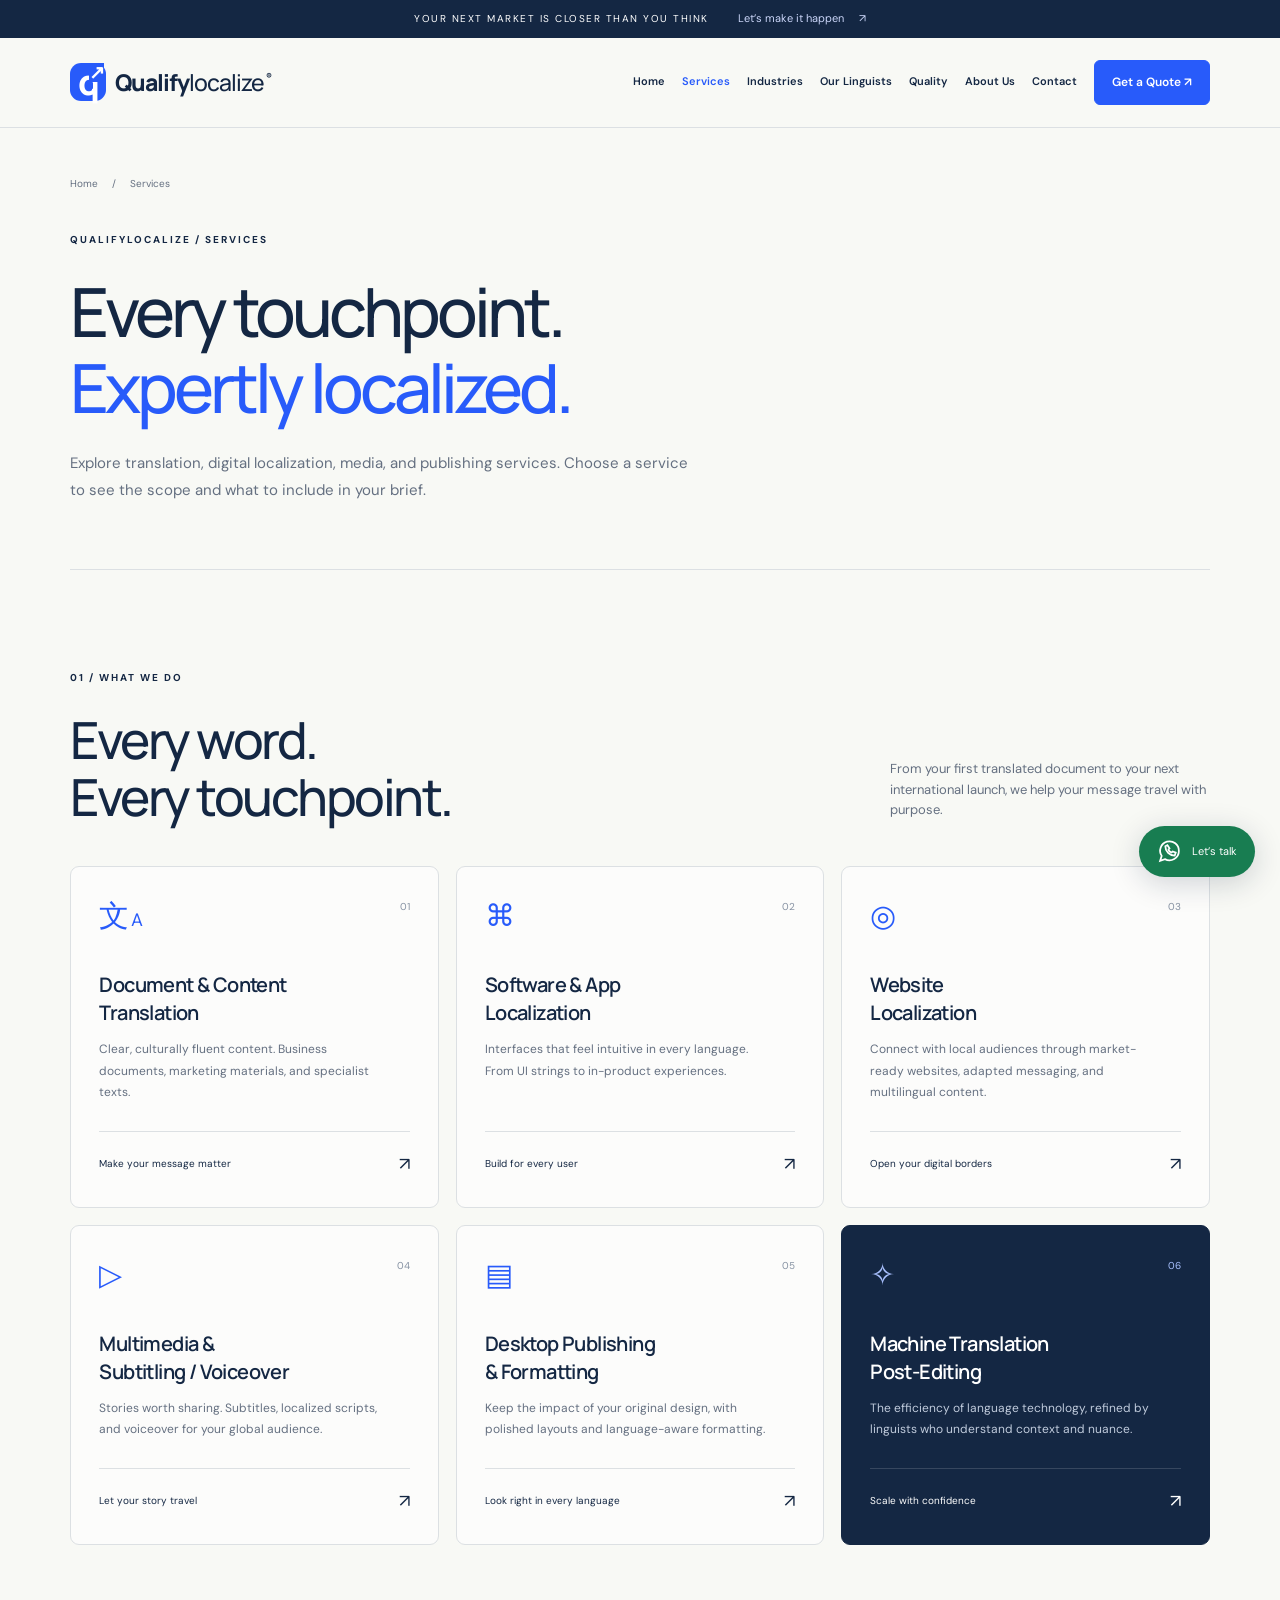
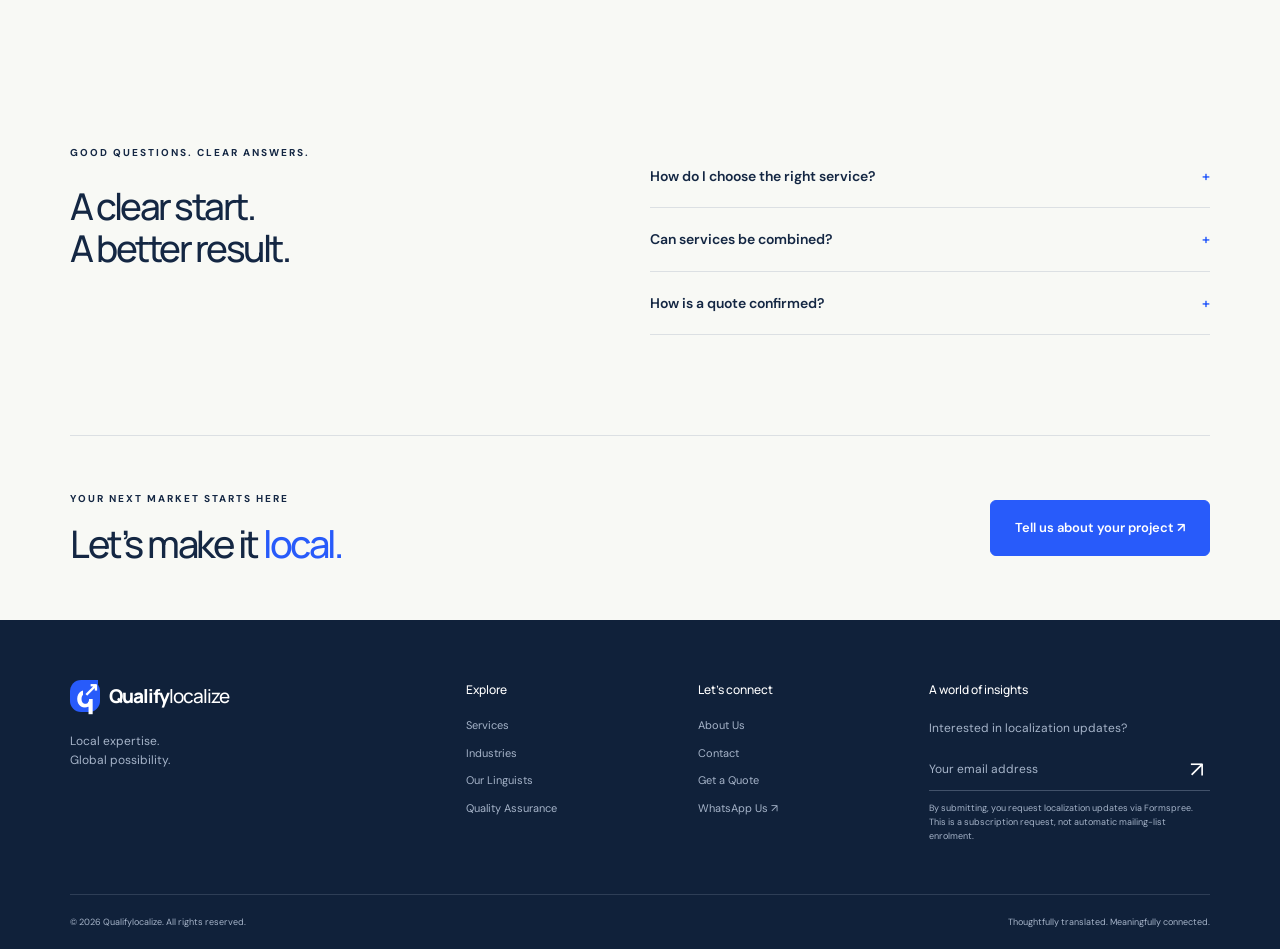
<file: public/services.html>
<!doctype html>
<html lang="en"><head><meta charset="utf-8"><meta name="viewport" content="width=device-width,initial-scale=1"><meta name="description" content="Translation, localization and language technology for ambitious global businesses. Start your next market with Qualifylocalize."><meta name="theme-color" content="#142743"><title>Our Services | Qualifylocalize</title><link rel="icon" href="data:image/svg+xml,%3Csvg xmlns='http://www.w3.org/2000/svg' viewBox='0 0 64 64'%3E%3Crect rx='18' width='64' height='64' fill='%23275efe'/%3E%3Ctext x='13' y='47' fill='white' font-size='46' font-family='Arial'%3Eq%3C/text%3E%3C/svg%3E"><link rel="stylesheet" href="styles.css"><script src="app.js" defer></script><script src="forms.js" defer></script></head><body>
<a class="skip" href="#main">Skip to content</a><div class="announcement">YOUR NEXT MARKET IS CLOSER THAN YOU THINK <a href="quote.html">Let’s make it happen <span>↗</span></a></div>
<header><a class="brand" href="index.html" aria-label="Qualifylocalize home"><span class="brandmark">q<span>↗</span></span>Qualify<span>localize</span><i>®</i></a><button class="menu-toggle" aria-expanded="false" aria-controls="navigation" aria-label="Open navigation">☰</button><nav id="navigation" aria-label="Main navigation"><a href="index.html">Home</a><a href="services.html" aria-current="page">Services</a><a href="industries.html">Industries</a><a href="linguists.html">Our Linguists</a><a href="quality.html">Quality</a><a href="about.html">About Us</a><a href="contact.html">Contact</a><a class="button small" href="quote.html">Get a Quote ↗</a><a class="mobile-whatsapp" href="https://wa.me/447770012186">WhatsApp Us ↗</a></nav></header>
<main id="main"><section class="page-intro wrap"><p class="breadcrumbs"><a href="index.html">Home</a><span>/</span>Services</p><p class="eyebrow">QUALIFYLOCALIZE / SERVICES</p><h1>Every touchpoint.<br><em>Expertly localized.</em></h1><p>Explore translation, digital localization, media, and publishing services. Choose a service to see the scope and what to include in your brief.</p></section><section class="section wrap" id="services"><div class="section-heading"><div><p class="eyebrow">01 / WHAT WE DO</p><h2>Every word.<br>Every touchpoint.</h2></div><p>From your first translated document to your next international launch, we help your message travel with purpose.</p></div><div class="service-grid">
<a class="service-card" href="document-translation.html" data-service="Document & Content Translation"><span class="service-icon">文<span>A</span></span><span class="card-number">01</span><h3>Document & Content<br>Translation</h3><p>Clear, culturally fluent content. Business documents, marketing materials, and specialist texts.</p><span class="card-bottom">Make your message matter <b>↗</b></span></a>
<a class="service-card" href="software-localization.html" data-service="Software & App Localization"><span class="service-icon">⌘</span><span class="card-number">02</span><h3>Software & App<br>Localization</h3><p>Interfaces that feel intuitive in every language. From UI strings to in-product experiences.</p><span class="card-bottom">Build for every user <b>↗</b></span></a>
<a class="service-card" href="website-localization.html" data-service="Website Localization"><span class="service-icon">◎</span><span class="card-number">03</span><h3>Website<br>Localization</h3><p>Connect with local audiences through market-ready websites, adapted messaging, and multilingual content.</p><span class="card-bottom">Open your digital borders <b>↗</b></span></a>
<a class="service-card" href="multimedia-localization.html" data-service="Multimedia & Subtitling / Voiceover"><span class="service-icon">▷</span><span class="card-number">04</span><h3>Multimedia &<br>Subtitling / Voiceover</h3><p>Stories worth sharing. Subtitles, localized scripts, and voiceover for your global audience.</p><span class="card-bottom">Let your story travel <b>↗</b></span></a>
<a class="service-card" href="desktop-publishing.html" data-service="Desktop Publishing & Formatting"><span class="service-icon">▤</span><span class="card-number">05</span><h3>Desktop Publishing<br>& Formatting</h3><p>Keep the impact of your original design, with polished layouts and language-aware formatting.</p><span class="card-bottom">Look right in every language <b>↗</b></span></a>
<a class="service-card featured" href="machine-translation-post-editing.html" data-service="Machine Translation Post-Editing"><span class="service-icon">✧</span><span class="card-number">06</span><h3>Machine Translation<br>Post-Editing</h3><p>The efficiency of language technology, refined by linguists who understand context and nuance.</p><span class="card-bottom">Scale with confidence <b>↗</b></span></a></div></section><section class="section wrap faq"><div><p class="eyebrow">GOOD QUESTIONS. CLEAR ANSWERS.</p><h2>A clear start.<br>A better result.</h2></div><div><details><summary>How do I choose the right service?<span>+</span></summary><p>Tell us about your content, audience, and destination. We can help define whether your project needs translation, broader cultural adaptation, formatting, or a combination.</p></details><details><summary>Can services be combined?<span>+</span></summary><p>Yes. A multilingual product launch may include software strings, website content, video subtitles, and documentation. Describe the full scope so the workflow can be coordinated.</p></details><details><summary>How is a quote confirmed?<span>+</span></summary><p>We review your files, language pairs, format, quality requirements, and schedule before confirming scope and pricing.</p></details></div></section><section class="page-cta wrap"><div><p class="eyebrow">YOUR NEXT MARKET STARTS HERE</p><h2>Let’s make it <em>local.</em></h2></div><a class="button" href="quote.html">Tell us about your project ↗</a></section></main><footer><div class="wrap footer-grid"><div><a class="brand" href="index.html"><span class="brandmark">q<span>↗</span></span>Qualify<span>localize</span></a><p>Local expertise.<br>Global possibility.</p></div><div><h3>Explore</h3><a href="services.html">Services</a><a href="industries.html">Industries</a><a href="linguists.html">Our Linguists</a><a href="quality.html">Quality Assurance</a></div><div><h3>Let’s connect</h3><a href="about.html">About Us</a><a href="contact.html">Contact</a><a href="quote.html">Get a Quote</a><a href="https://wa.me/447770012186">WhatsApp Us ↗</a></div><div><h3>A world of insights</h3><p>Interested in localization updates?</p><form id="newsletter" action="https://formspree.io/f/xwlvgeae" method="POST" data-formspree><input type="hidden" name="request_type" value="newsletter"><input type="hidden" name="_subject" value="Qualifylocalize newsletter subscription request"><div class="form-honeypot" aria-hidden="true"><label>Leave this field empty<input name="_gotcha" type="text" tabindex="-1" autocomplete="off"></label></div><label class="sr-only" for="newsletter-email">Your email address</label><div class="newsletter-field"><input id="newsletter-email" name="email" type="email" required placeholder="Your email address" autocomplete="email"><button aria-label="Request newsletter subscription">↗</button></div><small>By submitting, you request localization updates via Formspree. This is a subscription request, not automatic mailing-list enrolment.</small><p id="newsletter-status" role="status" aria-live="polite" tabindex="-1"></p></form></div></div><div class="wrap footer-bottom"><span>© <span id="year"></span> Qualifylocalize. All rights reserved.</span><span>Thoughtfully translated. Meaningfully connected.</span></div></footer><a class="floating-chat" href="https://wa.me/447770012186" target="_blank" rel="noopener" aria-label="Chat with Qualifylocalize on WhatsApp"><svg viewBox="0 0 24 24" fill="none" stroke="currentColor" stroke-width="1.7" aria-hidden="true"><path d="M21 11.5a9 9 0 0 1-13.4 7.8L3 21l1.5-4.8A9 9 0 1 1 21 11.5Z"/><path d="M8 7c0 5 4 9 9 9l1-3-3-1-1 1c-2-1-3-2-3-3l1-1-2-3Z"/></svg><span>Let’s talk</span></a></body></html>
</file>
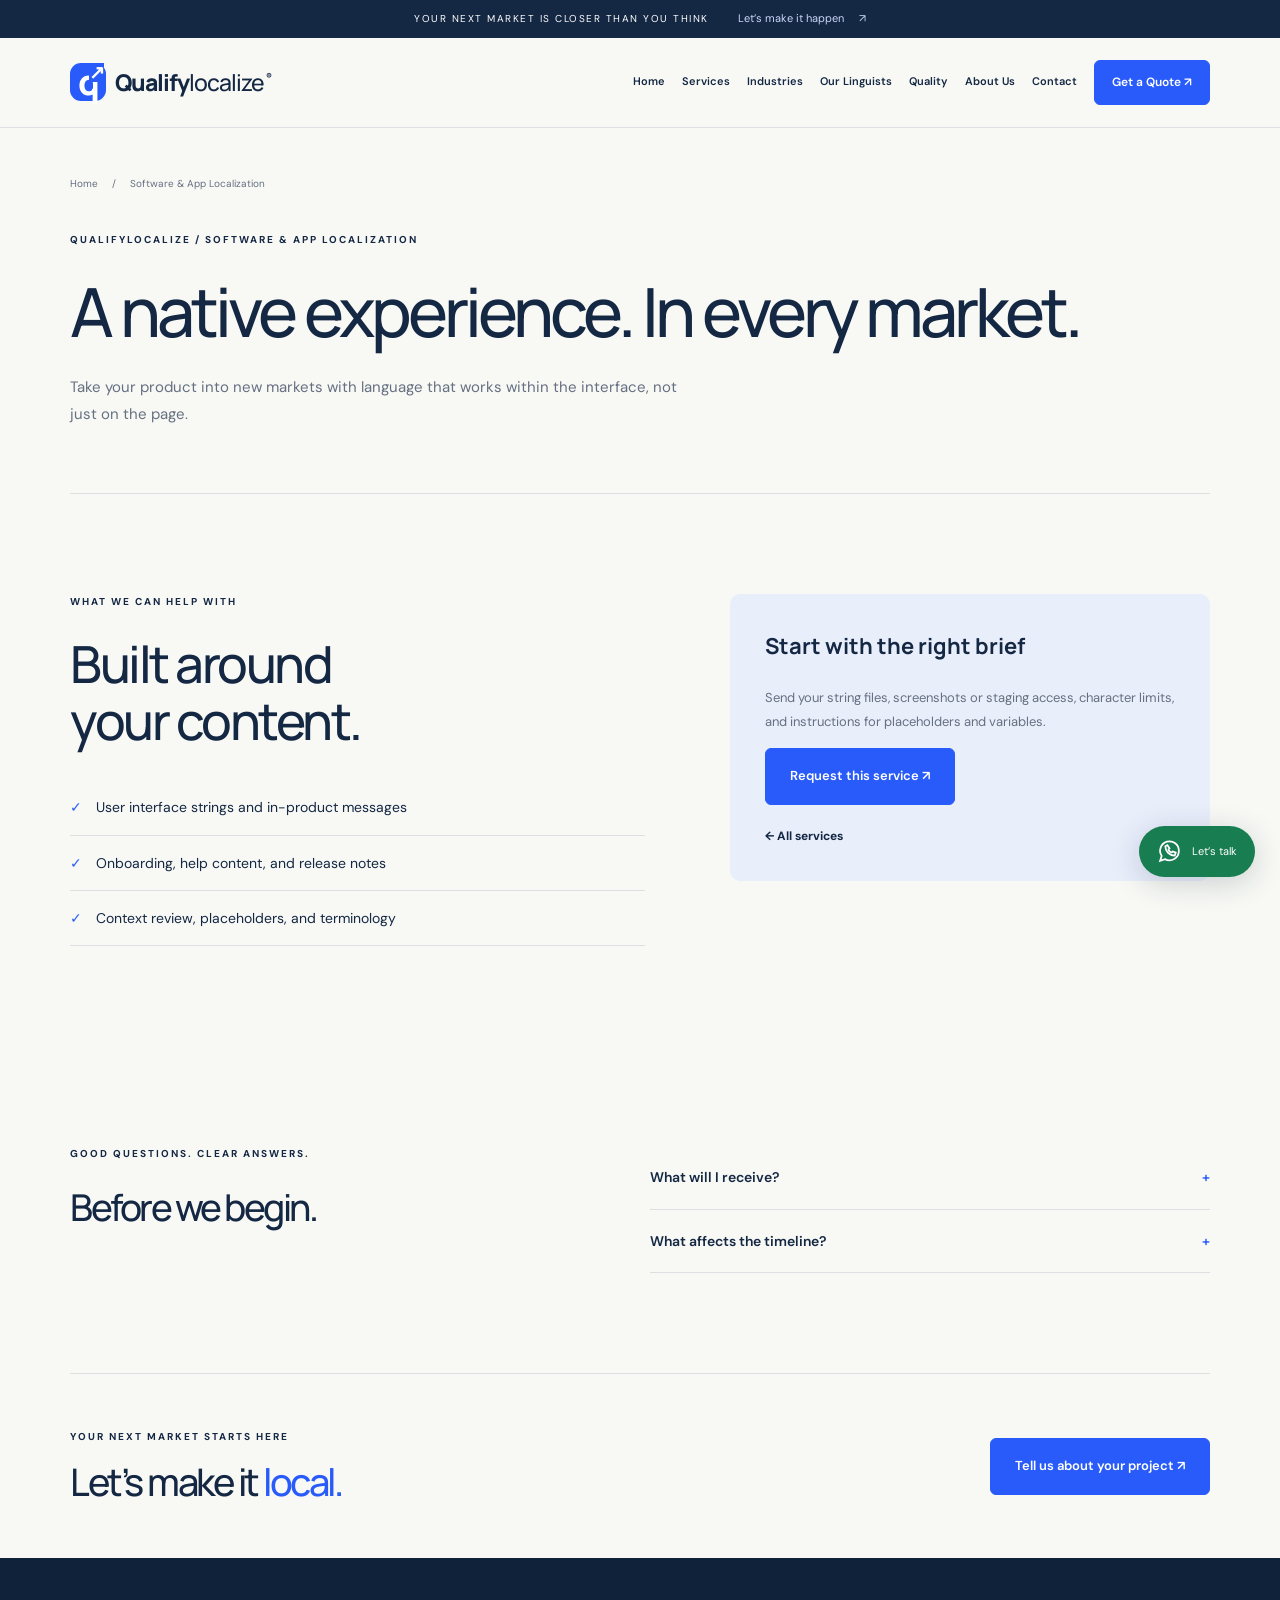
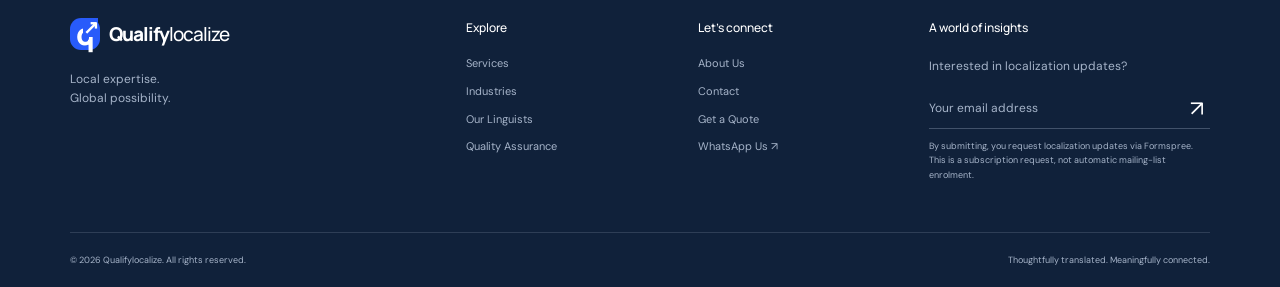
<file: public/software-localization.html>
<!doctype html>
<html lang="en"><head><meta charset="utf-8"><meta name="viewport" content="width=device-width,initial-scale=1"><meta name="description" content="Translation, localization and language technology for ambitious global businesses. Start your next market with Qualifylocalize."><meta name="theme-color" content="#142743"><title>Software & App Localization | Qualifylocalize</title><link rel="icon" href="data:image/svg+xml,%3Csvg xmlns='http://www.w3.org/2000/svg' viewBox='0 0 64 64'%3E%3Crect rx='18' width='64' height='64' fill='%23275efe'/%3E%3Ctext x='13' y='47' fill='white' font-size='46' font-family='Arial'%3Eq%3C/text%3E%3C/svg%3E"><link rel="stylesheet" href="styles.css"><script src="app.js" defer></script><script src="forms.js" defer></script></head><body>
<a class="skip" href="#main">Skip to content</a><div class="announcement">YOUR NEXT MARKET IS CLOSER THAN YOU THINK <a href="quote.html">Let’s make it happen <span>↗</span></a></div>
<header><a class="brand" href="index.html" aria-label="Qualifylocalize home"><span class="brandmark">q<span>↗</span></span>Qualify<span>localize</span><i>®</i></a><button class="menu-toggle" aria-expanded="false" aria-controls="navigation" aria-label="Open navigation">☰</button><nav id="navigation" aria-label="Main navigation"><a href="index.html">Home</a><a href="services.html">Services</a><a href="industries.html">Industries</a><a href="linguists.html">Our Linguists</a><a href="quality.html">Quality</a><a href="about.html">About Us</a><a href="contact.html">Contact</a><a class="button small" href="quote.html">Get a Quote ↗</a><a class="mobile-whatsapp" href="https://wa.me/447770012186">WhatsApp Us ↗</a></nav></header>
<main id="main"><section class="page-intro wrap"><p class="breadcrumbs"><a href="index.html">Home</a><span>/</span>Software & App Localization</p><p class="eyebrow">QUALIFYLOCALIZE / SOFTWARE & APP LOCALIZATION</p><h1>A native experience. In every market.</h1><p>Take your product into new markets with language that works within the interface, not just on the page.</p></section><section class="detail-grid section wrap"><div><p class="eyebrow">WHAT WE CAN HELP WITH</p><h2>Built around<br>your content.</h2><ul class="deliverables"><li>✓ <span>User interface strings and in-product messages</span></li><li>✓ <span>Onboarding, help content, and release notes</span></li><li>✓ <span>Context review, placeholders, and terminology</span></li></ul></div><aside><h3>Start with the right brief</h3><p>Send your string files, screenshots or staging access, character limits, and instructions for placeholders and variables.</p><a class="button" href="quote.html?service=software-localization">Request this service ↗</a><a class="text-link" href="services.html">← All services</a></aside></section><section class="section wrap faq"><div><p class="eyebrow">GOOD QUESTIONS. CLEAR ANSWERS.</p><h2>Before we begin.</h2></div><div><details><summary>What will I receive?<span>+</span></summary><p>The output format, review steps, delivery milestones, and any additional deliverables are agreed in your quote. Specify whether you need bilingual files, editable documents, or publication-ready exports.</p></details><details><summary>What affects the timeline?<span>+</span></summary><p>Content volume, language pair, subject complexity, source-file quality, and the agreed review workflow all affect delivery. Include your actual deadline so availability can be confirmed.</p></details></div></section><section class="page-cta wrap"><div><p class="eyebrow">YOUR NEXT MARKET STARTS HERE</p><h2>Let’s make it <em>local.</em></h2></div><a class="button" href="quote.html">Tell us about your project ↗</a></section></main><footer><div class="wrap footer-grid"><div><a class="brand" href="index.html"><span class="brandmark">q<span>↗</span></span>Qualify<span>localize</span></a><p>Local expertise.<br>Global possibility.</p></div><div><h3>Explore</h3><a href="services.html">Services</a><a href="industries.html">Industries</a><a href="linguists.html">Our Linguists</a><a href="quality.html">Quality Assurance</a></div><div><h3>Let’s connect</h3><a href="about.html">About Us</a><a href="contact.html">Contact</a><a href="quote.html">Get a Quote</a><a href="https://wa.me/447770012186">WhatsApp Us ↗</a></div><div><h3>A world of insights</h3><p>Interested in localization updates?</p><form id="newsletter" action="https://formspree.io/f/xwlvgeae" method="POST" data-formspree><input type="hidden" name="request_type" value="newsletter"><input type="hidden" name="_subject" value="Qualifylocalize newsletter subscription request"><div class="form-honeypot" aria-hidden="true"><label>Leave this field empty<input name="_gotcha" type="text" tabindex="-1" autocomplete="off"></label></div><label class="sr-only" for="newsletter-email">Your email address</label><div class="newsletter-field"><input id="newsletter-email" name="email" type="email" required placeholder="Your email address" autocomplete="email"><button aria-label="Request newsletter subscription">↗</button></div><small>By submitting, you request localization updates via Formspree. This is a subscription request, not automatic mailing-list enrolment.</small><p id="newsletter-status" role="status" aria-live="polite" tabindex="-1"></p></form></div></div><div class="wrap footer-bottom"><span>© <span id="year"></span> Qualifylocalize. All rights reserved.</span><span>Thoughtfully translated. Meaningfully connected.</span></div></footer><a class="floating-chat" href="https://wa.me/447770012186" target="_blank" rel="noopener" aria-label="Chat with Qualifylocalize on WhatsApp"><svg viewBox="0 0 24 24" fill="none" stroke="currentColor" stroke-width="1.7" aria-hidden="true"><path d="M21 11.5a9 9 0 0 1-13.4 7.8L3 21l1.5-4.8A9 9 0 1 1 21 11.5Z"/><path d="M8 7c0 5 4 9 9 9l1-3-3-1-1 1c-2-1-3-2-3-3l1-1-2-3Z"/></svg><span>Let’s talk</span></a></body></html>
</file>
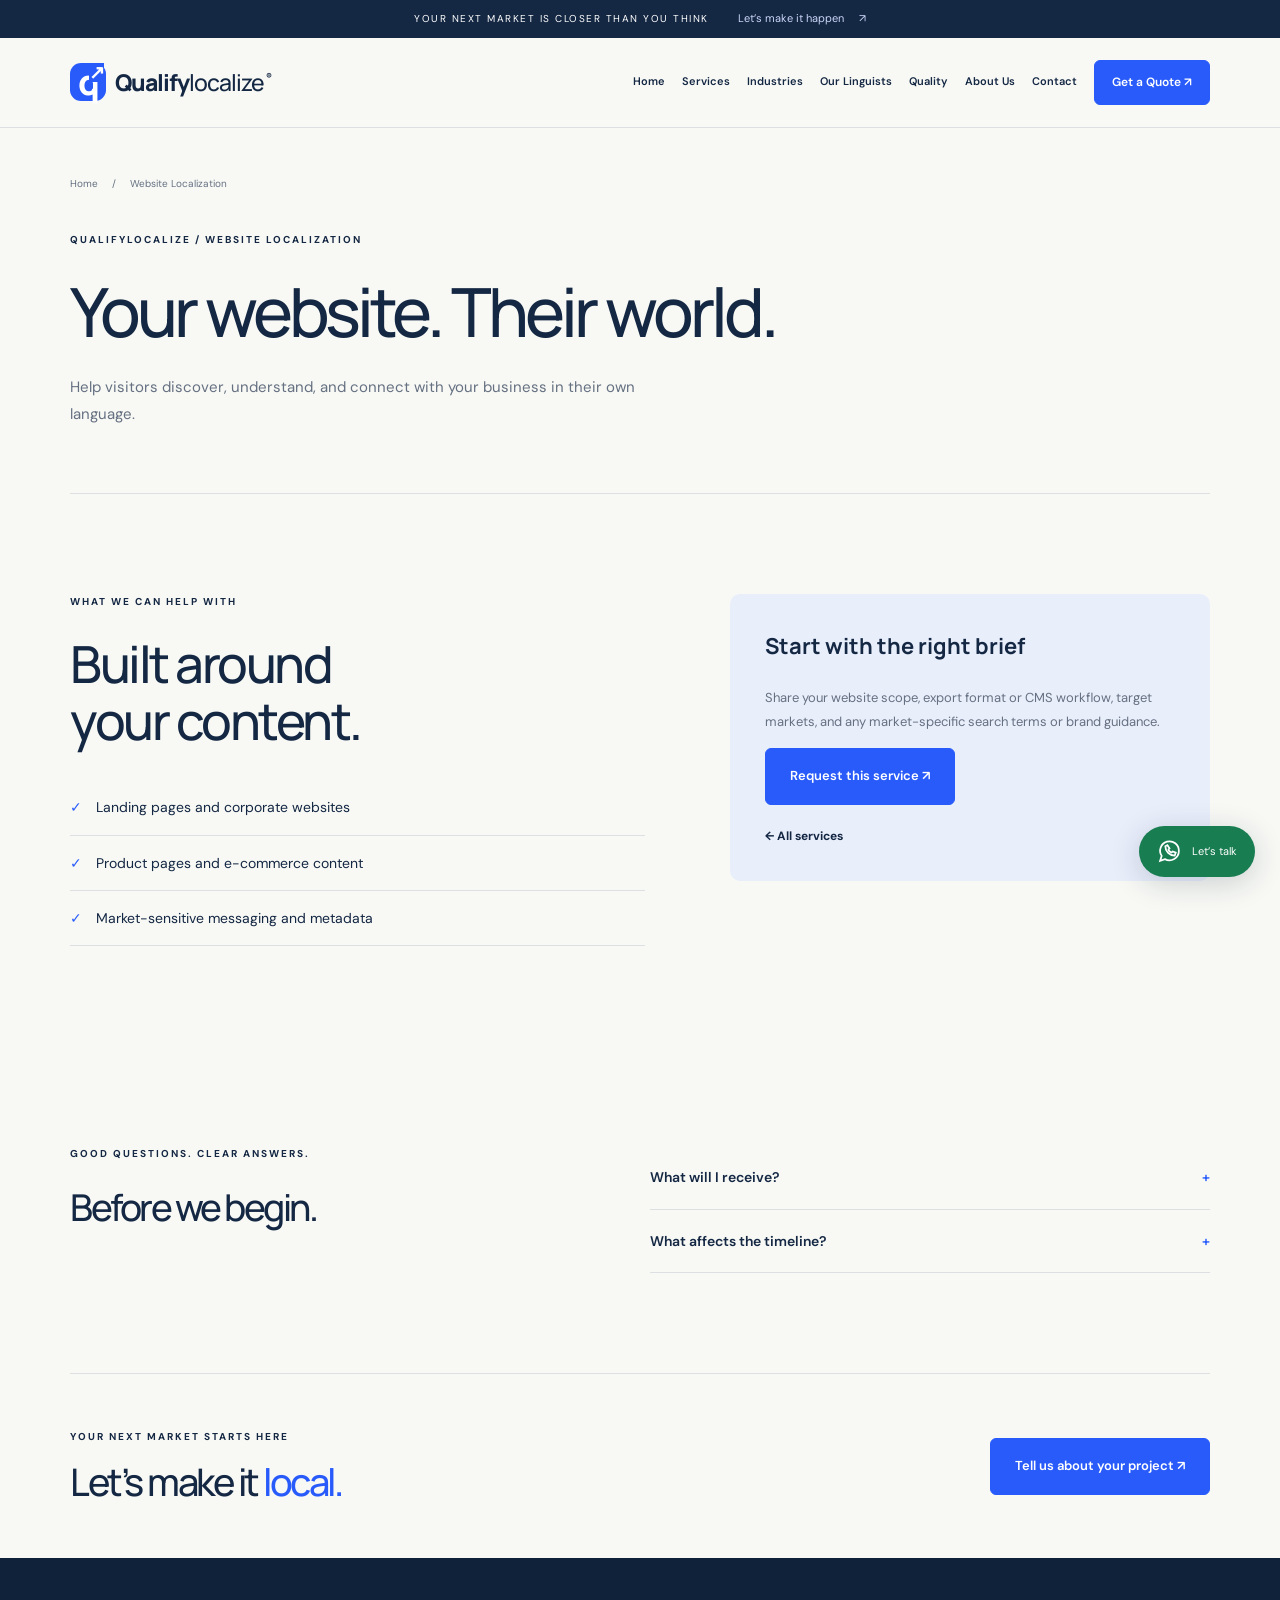
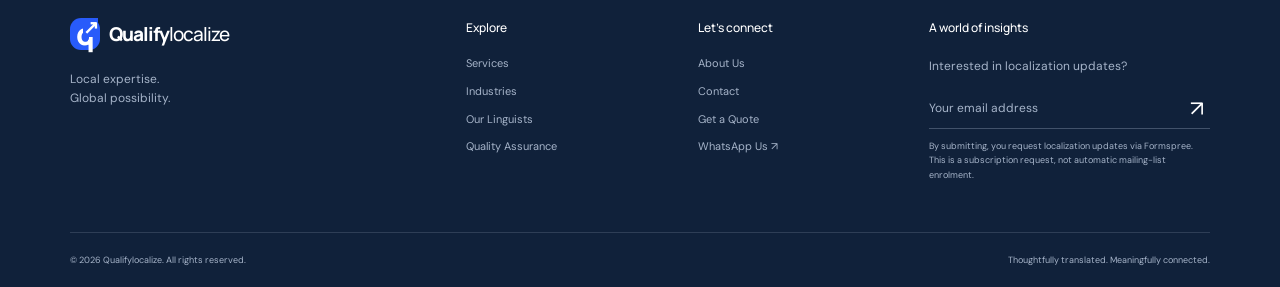
<file: public/website-localization.html>
<!doctype html>
<html lang="en"><head><meta charset="utf-8"><meta name="viewport" content="width=device-width,initial-scale=1"><meta name="description" content="Translation, localization and language technology for ambitious global businesses. Start your next market with Qualifylocalize."><meta name="theme-color" content="#142743"><title>Website Localization | Qualifylocalize</title><link rel="icon" href="data:image/svg+xml,%3Csvg xmlns='http://www.w3.org/2000/svg' viewBox='0 0 64 64'%3E%3Crect rx='18' width='64' height='64' fill='%23275efe'/%3E%3Ctext x='13' y='47' fill='white' font-size='46' font-family='Arial'%3Eq%3C/text%3E%3C/svg%3E"><link rel="stylesheet" href="styles.css"><script src="app.js" defer></script><script src="forms.js" defer></script></head><body>
<a class="skip" href="#main">Skip to content</a><div class="announcement">YOUR NEXT MARKET IS CLOSER THAN YOU THINK <a href="quote.html">Let’s make it happen <span>↗</span></a></div>
<header><a class="brand" href="index.html" aria-label="Qualifylocalize home"><span class="brandmark">q<span>↗</span></span>Qualify<span>localize</span><i>®</i></a><button class="menu-toggle" aria-expanded="false" aria-controls="navigation" aria-label="Open navigation">☰</button><nav id="navigation" aria-label="Main navigation"><a href="index.html">Home</a><a href="services.html">Services</a><a href="industries.html">Industries</a><a href="linguists.html">Our Linguists</a><a href="quality.html">Quality</a><a href="about.html">About Us</a><a href="contact.html">Contact</a><a class="button small" href="quote.html">Get a Quote ↗</a><a class="mobile-whatsapp" href="https://wa.me/447770012186">WhatsApp Us ↗</a></nav></header>
<main id="main"><section class="page-intro wrap"><p class="breadcrumbs"><a href="index.html">Home</a><span>/</span>Website Localization</p><p class="eyebrow">QUALIFYLOCALIZE / WEBSITE LOCALIZATION</p><h1>Your website. Their world.</h1><p>Help visitors discover, understand, and connect with your business in their own language.</p></section><section class="detail-grid section wrap"><div><p class="eyebrow">WHAT WE CAN HELP WITH</p><h2>Built around<br>your content.</h2><ul class="deliverables"><li>✓ <span>Landing pages and corporate websites</span></li><li>✓ <span>Product pages and e-commerce content</span></li><li>✓ <span>Market-sensitive messaging and metadata</span></li></ul></div><aside><h3>Start with the right brief</h3><p>Share your website scope, export format or CMS workflow, target markets, and any market-specific search terms or brand guidance.</p><a class="button" href="quote.html?service=website-localization">Request this service ↗</a><a class="text-link" href="services.html">← All services</a></aside></section><section class="section wrap faq"><div><p class="eyebrow">GOOD QUESTIONS. CLEAR ANSWERS.</p><h2>Before we begin.</h2></div><div><details><summary>What will I receive?<span>+</span></summary><p>The output format, review steps, delivery milestones, and any additional deliverables are agreed in your quote. Specify whether you need bilingual files, editable documents, or publication-ready exports.</p></details><details><summary>What affects the timeline?<span>+</span></summary><p>Content volume, language pair, subject complexity, source-file quality, and the agreed review workflow all affect delivery. Include your actual deadline so availability can be confirmed.</p></details></div></section><section class="page-cta wrap"><div><p class="eyebrow">YOUR NEXT MARKET STARTS HERE</p><h2>Let’s make it <em>local.</em></h2></div><a class="button" href="quote.html">Tell us about your project ↗</a></section></main><footer><div class="wrap footer-grid"><div><a class="brand" href="index.html"><span class="brandmark">q<span>↗</span></span>Qualify<span>localize</span></a><p>Local expertise.<br>Global possibility.</p></div><div><h3>Explore</h3><a href="services.html">Services</a><a href="industries.html">Industries</a><a href="linguists.html">Our Linguists</a><a href="quality.html">Quality Assurance</a></div><div><h3>Let’s connect</h3><a href="about.html">About Us</a><a href="contact.html">Contact</a><a href="quote.html">Get a Quote</a><a href="https://wa.me/447770012186">WhatsApp Us ↗</a></div><div><h3>A world of insights</h3><p>Interested in localization updates?</p><form id="newsletter" action="https://formspree.io/f/xwlvgeae" method="POST" data-formspree><input type="hidden" name="request_type" value="newsletter"><input type="hidden" name="_subject" value="Qualifylocalize newsletter subscription request"><div class="form-honeypot" aria-hidden="true"><label>Leave this field empty<input name="_gotcha" type="text" tabindex="-1" autocomplete="off"></label></div><label class="sr-only" for="newsletter-email">Your email address</label><div class="newsletter-field"><input id="newsletter-email" name="email" type="email" required placeholder="Your email address" autocomplete="email"><button aria-label="Request newsletter subscription">↗</button></div><small>By submitting, you request localization updates via Formspree. This is a subscription request, not automatic mailing-list enrolment.</small><p id="newsletter-status" role="status" aria-live="polite" tabindex="-1"></p></form></div></div><div class="wrap footer-bottom"><span>© <span id="year"></span> Qualifylocalize. All rights reserved.</span><span>Thoughtfully translated. Meaningfully connected.</span></div></footer><a class="floating-chat" href="https://wa.me/447770012186" target="_blank" rel="noopener" aria-label="Chat with Qualifylocalize on WhatsApp"><svg viewBox="0 0 24 24" fill="none" stroke="currentColor" stroke-width="1.7" aria-hidden="true"><path d="M21 11.5a9 9 0 0 1-13.4 7.8L3 21l1.5-4.8A9 9 0 1 1 21 11.5Z"/><path d="M8 7c0 5 4 9 9 9l1-3-3-1-1 1c-2-1-3-2-3-3l1-1-2-3Z"/></svg><span>Let’s talk</span></a></body></html>
</file>
<file: public/styles.css>
@import url('https://fonts.googleapis.com/css2?family=DM+Sans:wght@400;500;600;700&family=Manrope:wght@400;500;600;700;800&display=swap');
:root{--ink:#142743;--blue:#285bfa;--paper:#f8f9f5;--muted:#657081;--line:#dce0e3}*{box-sizing:border-box}html{scroll-behavior:smooth;scroll-padding-top:95px}body{margin:0;background:var(--paper);color:var(--ink);font-family:'DM Sans',Arial,sans-serif;font-size:15px;line-height:1.6}a{color:inherit;text-decoration:none}button,input,select,textarea{font:inherit}button,a,input,select,textarea{-webkit-tap-highlight-color:transparent}button{cursor:pointer}a:focus-visible,button:focus-visible,input:focus-visible,select:focus-visible,textarea:focus-visible{outline:3px solid #ffab4a;outline-offset:5px}.wrap{width:min(1280px,89%);margin:auto}.announcement{background:var(--ink);color:white;text-align:center;font-size:10px;letter-spacing:1.5px;padding:10px 16px}.announcement a{margin-left:25px;letter-spacing:0;color:#cbd6f9;font-size:11px}.announcement span{margin-left:12px}header{height:90px;position:sticky;top:0;z-index:20;background:#f8f9f5f5;border-bottom:1px solid var(--line);display:flex;align-items:center;justify-content:space-between;padding:0 5.5%;backdrop-filter:blur(14px)}.brand{display:flex;align-items:center;font-family:Manrope,Arial,sans-serif;font-weight:800;font-size:23px;letter-spacing:-1px;white-space:nowrap}.brand>span:not(.brandmark){font-weight:500}.brand i{font-size:9px;font-style:normal;align-self:flex-start;padding-top:7px;margin-left:2px}.brandmark{position:relative;display:inline-flex;align-items:center;justify-content:center;width:36px;height:38px;background:var(--blue);border-radius:11px;color:white;font-size:35px;margin-right:9px;line-height:1}.brandmark span{position:absolute;right:2px;top:0;font-size:19px;background:var(--blue)}nav{display:flex;align-items:center;gap:24px;font-size:12px;font-weight:600}nav>a:not(.button):hover{color:var(--blue)}.button{display:inline-flex;align-items:center;justify-content:space-between;gap:24px;background:var(--blue);color:white;padding:17px 24px;border-radius:6px;border:1px solid var(--blue);font-weight:600;font-size:13px;transition:transform .2s,background .2s}.button:hover{transform:translateY(-3px);background:#1948dd}.button span{font-size:20px}.button.small{padding:12px 17px;font-size:12px}.menu-toggle,.mobile-whatsapp{display:none}.hero{display:grid;grid-template-columns:1.08fr 1fr;gap:20px;align-items:center;min-height:650px;padding-top:65px;padding-bottom:65px}.eyebrow{font-size:10px;letter-spacing:2px;font-weight:700;margin:0 0 25px}.status-dot{display:inline-block;background:#3a77ff;width:7px;height:7px;border-radius:50%;margin-right:8px;box-shadow:0 0 0 4px #285bfa14}h1,h2,h3,p{margin-top:0}h1,h2,h3{font-family:Manrope,Arial,sans-serif}h1{font-size:clamp(64px,6.8vw,100px);font-weight:500;line-height:1.04;letter-spacing:-6px;margin-bottom:28px}em{font-style:normal;color:var(--blue)}.hero-description{max-width:440px;font-size:16px;color:var(--muted);line-height:1.8}.actions{display:flex;align-items:center;gap:27px;margin-top:29px}.text-link{font-size:12px;font-weight:700}.text-link:hover{color:var(--blue)}.hero-assurance{display:flex;gap:16px;font-size:10px;color:var(--muted);margin-top:28px}.hero-assurance span::first-letter{color:var(--blue)}.globe-scene{position:relative;aspect-ratio:1;max-width:560px;width:100%;isolation:isolate;display:grid;place-items:center;background:radial-gradient(circle,#cbdcff66 5%,transparent 68%)}.globe{position:relative;width:76%;aspect-ratio:1;border-radius:50%;overflow:hidden;background:radial-gradient(circle at 32% 26%,#4e7cd4,#214b99 42%,#142743 80%);box-shadow:inset -25px -20px 45px #06173399,0 25px 60px #1d4f9b22;animation:float 8s ease-in-out infinite}.globe:after{content:'';position:absolute;inset:0;border-radius:50%;box-shadow:inset 10px 0 25px #83c4ff55,inset -20px -10px 35px #07132999}.globe svg{position:absolute;inset:0;width:100%;height:100%}.globe-grid{position:absolute;inset:-10%;opacity:.23;border-radius:50%;background:repeating-linear-gradient(0deg,transparent 0 38px,#b3cdff 39px 40px);transform:rotate(-16deg)}.orbit{position:absolute;width:99%;height:60%;border:1px solid #bccce2;border-radius:50%;transform:rotate(-32deg);z-index:-1}.orbit-two{transform:rotate(43deg);height:76%;width:94%;border-style:dashed;opacity:.6}.language-chip{position:absolute;background:#ffffffed;border:1px solid #e5e9f1;border-radius:9px;padding:12px 20px;box-shadow:0 10px 35px #13274a12;animation:float 7s ease-in-out infinite}.language-chip b{font-size:21px;font-weight:500;display:block}.language-chip small{display:block;color:var(--muted);font-size:8px;letter-spacing:1.6px}.chip-one{top:14%;right:2%}.chip-two{left:-1%;top:41%;animation-delay:-2s}.chip-three{right:4%;bottom:15%;animation-delay:-4s}.globe-caption{position:absolute;bottom:0;font-size:10px}.coordinate{position:absolute;left:5%;top:7%;font-size:8px;letter-spacing:1px;color:#8795aa}.capability-strip{display:flex;justify-content:space-between;align-items:center;border-top:1px solid var(--line);border-bottom:1px solid var(--line);padding:29px 0;gap:25px}.capability-strip p{font-size:12px;line-height:1.7;margin:0}.capability-strip b{font-family:Manrope;font-size:29px;letter-spacing:-1px;line-height:1.2}.capability-strip div span{display:block;color:var(--muted);font-size:10px;margin-top:7px}.capability-strip>a{font-size:11px;color:var(--blue);font-weight:700}.section{padding-top:100px;padding-bottom:100px}.section-heading{display:flex;justify-content:space-between;align-items:flex-end;gap:50px;margin-bottom:40px}h2{font-size:clamp(36px,4vw,55px);line-height:1.13;font-weight:500;letter-spacing:-2.5px;margin-bottom:0}.section-heading>p{max-width:320px;color:var(--muted);font-size:13px;margin:0 0 5px}.service-grid{display:grid;grid-template-columns:repeat(3,1fr);gap:17px}.service-card{position:relative;border:1px solid var(--line);border-radius:9px;padding:28px;transition:transform .25s,box-shadow .25s,border-color .25s;background:#fff9;display:flex;flex-direction:column}.service-card:hover{transform:translateY(-7px);box-shadow:0 17px 30px #1427430c;border-color:var(--blue)}.service-icon{font-size:30px;line-height:1.4;color:var(--blue);height:58px;display:block}.service-icon span{font-size:18px;margin-left:2px}.card-number{position:absolute;top:32px;right:28px;color:#8591a2;font-size:10px}.service-card h3{font-size:20px;line-height:1.4;font-weight:600;letter-spacing:-.6px;margin:18px 0 12px}.service-card p{color:var(--muted);font-size:12px;line-height:1.8;max-width:280px;margin-bottom:27px}.card-bottom{border-top:1px solid var(--line);padding-top:18px;font-size:10px;display:flex;align-items:center;justify-content:space-between;margin-top:auto}.card-bottom b{font-size:18px;font-weight:400}.featured{background:var(--ink);color:white;border-color:var(--ink)}.featured .service-icon,.featured .card-number{color:#a9c1ff}.featured p{color:#c0cbdc}.featured .card-bottom{border-color:#ffffff26}.industry-section{padding:90px 0;background:#ecf0f5}.industry-tabs{display:flex;gap:8px;flex-wrap:wrap;margin-bottom:25px}.industry-tabs button{border:1px solid #cbd3df;background:transparent;padding:11px 24px;border-radius:30px;font-size:12px;color:var(--ink)}.industry-tabs button[aria-selected=true]{background:var(--ink);color:white;border-color:var(--ink)}.industry-detail{background:var(--ink);color:white;border-radius:12px;display:grid;grid-template-columns:1fr 1fr;min-height:255px;overflow:hidden}.industry-detail>div:first-child{padding:40px}.industry-detail h3{font-size:26px;font-weight:500;margin-bottom:13px}.industry-detail p{font-size:13px;color:#c4cede;max-width:430px}.industry-detail .text-link{color:#bdd0ff}.industry-art{position:relative;display:flex;justify-content:center;align-items:center;background:radial-gradient(ellipse at 80% 20%,#285bfa66,transparent 70%);overflow:hidden}.art-symbol{font-family:Manrope;font-size:150px;line-height:1;color:#acc5ff;transform:rotate(-12deg);text-shadow:15px 15px 0 #729eff20;letter-spacing:-10px}.industry-art:before,.industry-art:after{content:'';position:absolute;width:300px;height:300px;border:1px solid #7d9bcb35;border-radius:50%;transform:rotate(-30deg) scaleY(.45)}.industry-art:after{transform:rotate(40deg) scaleY(.65)}.directory-bar{background:#edf0f2;border-radius:8px;padding:19px;display:flex;align-items:center;gap:16px}.directory-bar>span{font-size:11px;font-weight:700;margin-right:auto}.directory-bar label{font-size:9px;font-weight:600;display:block;color:var(--muted)}select,input,textarea{border:1px solid #d9dfe8;color:var(--ink);border-radius:5px;background:white;padding:11px 12px;min-width:0;width:100%;font-size:12px}select{cursor:pointer}.directory-bar select{display:block;margin-top:4px;min-width:150px;padding:9px;font-size:11px}.reset{border:0;background:transparent;font-size:11px;color:var(--muted)}.sample-note{font-size:10px;color:var(--muted);margin:15px 0 23px;max-width:800px}.profile-grid{display:grid;grid-template-columns:repeat(3,1fr);gap:18px}.profile-card{padding:25px;border:1px solid var(--line);border-radius:9px;background:white}.profile-top{display:flex;align-items:center;justify-content:space-between;margin-bottom:19px}.avatar{width:55px;height:55px;display:grid;place-items:center;background:#e7edff;border-radius:50%;font-family:Manrope;color:var(--blue);font-size:20px}.avatar svg{width:36px;height:36px}.profile-top>span{font-size:9px;color:var(--muted);background:#f0f2f5;padding:4px 9px;border-radius:20px}.profile-card h3{font-size:17px;margin:0 0 3px}.profile-card p{color:var(--muted);font-size:11px;margin-bottom:18px}.tags{display:flex;gap:6px;flex-wrap:wrap}.tags span{font-size:9px;border:1px solid var(--line);border-radius:4px;padding:4px 8px}.profile-card .profile-base{margin:19px 0 0;border-top:1px solid var(--line);padding-top:13px;display:flex;justify-content:space-between;font-size:10px}.profile-base a{color:var(--blue)}.directory-footer{display:flex;justify-content:space-between;align-items:center;margin-top:25px;font-size:11px;color:var(--muted)}.empty{grid-column:1/-1;background:#edf0f5;border-radius:8px;padding:36px;text-align:center}.quality-section{background:var(--ink);color:white;padding:85px 0}.quality-section .section-heading>p{color:#aab9ce}.quality-section .eyebrow{color:#9dbbff}.process-grid{display:grid;grid-template-columns:repeat(4,1fr);margin-top:55px}.process-grid article{border-top:1px solid #8091ad55;padding:24px 28px 0 0}.process-grid article+article{padding-left:25px}.process-grid article>span{font-size:11px;color:#a2bcf5;display:flex;justify-content:space-between;margin-bottom:35px}.process-grid i{font-size:18px;font-style:normal}.process-grid h3{font-size:19px;font-weight:500}.process-grid p{font-size:12px;color:#adbbcf;max-width:225px}.quality-bottom{border-top:1px solid #8091ad55;display:flex;justify-content:space-between;align-items:center;gap:40px;margin-top:35px;padding-top:24px}.quality-bottom>span{font-size:9px;letter-spacing:1.7px}.quality-bottom p{max-width:550px;font-size:11px;color:#adbbcf;margin:0}.about{display:grid;grid-template-columns:1.1fr 1fr;column-gap:100px}.about>.eyebrow{grid-column:1/-1}.about h2{font-size:43px}.about>div p{font-size:13px;color:var(--muted)}.quote-section{background:#e9eefb;padding:85px 0}.quote-grid{display:grid;grid-template-columns:1fr 1fr;gap:100px;align-items:center}.quote-grid>div>p:not(.eyebrow){font-size:14px;color:var(--muted);max-width:360px;margin-top:25px}.quote-benefits{display:flex;flex-direction:column;gap:12px;font-size:12px;margin:30px 0}.quote-email{font-size:13px;font-weight:600}.quote-form{background:white;border-radius:12px;padding:30px;box-shadow:0 15px 50px #1427430b}.form-top{display:flex;justify-content:space-between;margin-bottom:20px}.form-top h3{font-size:19px;margin:0;font-weight:600}.form-top>span{color:var(--blue)}label{display:block;font-size:11px;font-weight:500}label input,label select,label textarea{display:block;margin-top:6px;margin-bottom:14px}label small{color:var(--muted)}.form-row{display:grid;grid-template-columns:1fr 1fr;gap:14px}textarea{resize:vertical}.estimate{display:flex;justify-content:space-between;align-items:center;padding:15px 0;border-top:1px solid var(--line);font-size:11px}.estimate small{display:block;font-size:9px;color:var(--muted)}output{font-size:25px;color:var(--blue);font-family:Manrope;letter-spacing:-1px}.fineprint{font-size:9px;color:var(--muted);line-height:1.7;margin:8px 0 14px}.quote-form .button{width:100%}.whatsapp-submit{background:none;border:0;font-size:11px;display:block;text-align:center;padding:14px;width:100%;color:var(--ink)}#quote-status,#newsletter-status{font-size:11px;margin:0}.contact{display:flex;justify-content:space-between;align-items:center;padding-top:80px;padding-bottom:80px}.contact h2{font-size:43px}.contact>div+div a{display:block;font-size:20px;letter-spacing:-.5px;padding:9px 0}.contact small{font-size:11px;margin-left:20px;color:var(--muted)}footer{background:#10213a;color:white;padding:60px 0 0}.footer-grid{display:grid;grid-template-columns:1.5fr .8fr .8fr 1.2fr;gap:45px}.footer-grid .brand{font-size:19px}.footer-grid .brandmark{width:30px;height:32px;font-size:30px}.footer-grid p{font-size:12px;color:#a6b4c9;margin-top:20px}.footer-grid h3{font-size:12px;font-weight:500;margin-bottom:18px}.footer-grid>div>a:not(.brand){font-size:11px;color:#a6b4c9;display:block;margin-bottom:10px}.newsletter-field{display:flex;border-bottom:1px solid #a6b4c955}.newsletter-field input{background:none;border:none;color:white;padding:10px 0}.newsletter-field button{border:0;background:transparent;color:white;font-size:22px}.newsletter-field input::placeholder{color:#a6b4c9}#newsletter small{font-size:9px;color:#a6b4c9;display:block;margin-top:10px}.footer-bottom{border-top:1px solid #a6b4c933;margin-top:50px;padding:20px 0;display:flex;justify-content:space-between;font-size:9px;color:#a6b4c9}.floating-chat{position:fixed;bottom:23px;right:25px;z-index:25;background:#187d51;color:white;border-radius:40px;padding:13px 18px;display:flex;align-items:center;gap:10px;box-shadow:0 6px 30px #10213a30;font-size:11px}.floating-chat svg{width:25px;height:25px}.skip{position:fixed;top:-100px;left:20px;background:white;z-index:100;padding:15px}.skip:focus{top:10px}.sr-only{position:absolute;width:1px;height:1px;overflow:hidden;clip:rect(0,0,0,0)}@keyframes float{0%,100%{transform:translateY(0)}50%{transform:translateY(-10px)}}@media(min-width:1450px){header{padding-left:calc((100vw - 1280px)/2);padding-right:calc((100vw - 1280px)/2)}}@media(max-width:1150px){nav{gap:15px;font-size:10px}.brand{font-size:20px}.hero{min-height:570px}h1{font-size:76px}.hero-assurance{gap:10px;font-size:9px}.quote-grid{gap:50px}.directory-bar{flex-wrap:wrap}.directory-bar>span{width:100%}.directory-bar label{flex:1}.about{column-gap:50px}.footer-grid{gap:25px}}@media(max-width:850px){header{height:75px}.menu-toggle{display:block;border:1px solid var(--line);background:none;border-radius:5px;font-size:21px;color:var(--ink);padding:3px 10px}nav{display:none;position:absolute;left:0;right:0;top:75px;background:var(--paper);padding:25px 6%;border-bottom:1px solid var(--line);box-shadow:0 10px 20px #14274312;font-size:15px}nav.open{display:flex;flex-direction:column;align-items:stretch;gap:17px}.mobile-whatsapp{display:block}.hero{padding-top:50px;grid-template-columns:1.05fr 1fr;min-height:530px}h1{font-size:64px;letter-spacing:-4px}.hero-description{font-size:13px}.actions{align-items:flex-start;gap:16px;flex-direction:column}.hero-assurance{flex-wrap:wrap}.language-chip{padding:8px 12px}.language-chip b{font-size:17px}.globe-caption{font-size:8px}.service-card{padding:22px}.service-card h3{font-size:17px}.card-bottom{font-size:9px}.section{padding-top:70px;padding-bottom:70px}.capability-strip>a{display:none}.industry-detail{grid-template-columns:1.3fr 1fr}.profile-grid{grid-template-columns:repeat(2,1fr)}.quote-grid{gap:35px}.quote-form{padding:23px}.quote-grid h2{font-size:40px}.process-grid{grid-template-columns:repeat(2,1fr);gap:25px}.process-grid article+article{padding-left:0}.process-grid article>span{margin-bottom:20px}.about{column-gap:35px}.about h2{font-size:34px}.footer-grid{grid-template-columns:1.3fr 1fr}.contact>div+div a{font-size:16px}.contact h2{font-size:36px}}@media(max-width:600px){.announcement{font-size:8px;letter-spacing:.8px}.announcement a{margin-left:8px;font-size:9px}.wrap{width:88%}.hero{grid-template-columns:1fr;padding-top:40px;padding-bottom:35px;gap:10px}.hero-copy{position:relative;z-index:2}h1{font-size:72px;letter-spacing:-4.5px}.eyebrow{font-size:8px;margin-bottom:20px}.hero-description{max-width:340px;font-size:14px}.actions{flex-direction:row;align-items:center;gap:20px}.button{font-size:11px;padding:14px 17px;gap:15px}.actions .text-link{font-size:11px;white-space:nowrap}.hero-assurance{font-size:8px;margin-top:22px;gap:14px}.globe-scene{width:90%;margin:0 auto;max-width:360px}.globe{width:73%}.globe-caption{bottom:0}.language-chip b{font-size:18px}.coordinate{font-size:7px}.capability-strip{display:grid;grid-template-columns:repeat(3,1fr);gap:20px;padding:24px 0}.capability-strip>p{grid-column:1/-1;font-size:12px}.capability-strip>p br{display:none}.capability-strip b{font-size:24px}.capability-strip div span{font-size:8px}.section-heading{display:block;margin-bottom:28px}.section-heading>p{margin-top:22px;max-width:360px;font-size:13px}h2{font-size:40px;letter-spacing:-2px}.service-grid{grid-template-columns:1fr;gap:13px}.service-card{padding:25px}.service-card h3{font-size:22px;margin-top:10px}.service-card p{font-size:13px;max-width:none}.service-card h3 br{display:none}.service-icon{height:40px}.card-bottom{font-size:10px}.industry-section,.quality-section,.quote-section{padding:65px 0}.industry-tabs{gap:7px}.industry-tabs button{padding:9px 14px;font-size:10px}.industry-detail{grid-template-columns:1fr}.industry-detail>div:first-child{padding:28px}.industry-art{height:135px}.art-symbol{font-size:105px}.directory-bar{padding:16px;gap:10px}.directory-bar label{flex:1 1 40%}.directory-bar label:nth-of-type(3){flex-basis:75%}.directory-bar select{min-width:0;width:100%}.profile-grid{grid-template-columns:1fr}.directory-footer{align-items:flex-start;gap:20px;font-size:9px}.directory-footer .text-link{font-size:10px;max-width:170px;text-align:right}.quality-bottom{flex-direction:column;align-items:flex-start;gap:16px}.process-grid h3{font-size:17px}.process-grid p{font-size:11px}.process-grid article{padding-right:12px}.about{grid-template-columns:1fr;gap:25px}.about>.eyebrow{margin-bottom:0}.about h2{font-size:37px}.quote-grid{grid-template-columns:1fr;gap:30px}.quote-grid h2{font-size:42px}.quote-benefits{gap:8px;margin:24px 0}.quote-email{font-size:12px}.quote-form{padding:22px}.estimate output{font-size:23px}.contact{flex-direction:column;align-items:flex-start;gap:30px;padding-top:60px;padding-bottom:60px}.contact h2{font-size:40px}.contact>div+div a{font-size:17px}.footer-grid{grid-template-columns:1fr 1fr;gap:30px}.footer-grid>div:first-child,.footer-grid>div:last-child{grid-column:1/-1}.footer-grid p{font-size:11px}.footer-bottom{flex-direction:column;gap:10px;padding-bottom:85px}.floating-chat{right:16px;bottom:16px;padding:12px}.floating-chat span{display:none}.form-row{gap:10px}.form-row select,.form-row input{font-size:11px}}@media(prefers-reduced-motion:reduce){html{scroll-behavior:auto}*,*:before,*:after{animation:none!important;transition:none!important}}

/* Multi-page navigation and editorial layouts */
nav a[aria-current="page"]{color:var(--blue)}
.page-intro{padding-top:48px;padding-bottom:65px;border-bottom:1px solid var(--line)}.breadcrumbs{display:flex;gap:14px;font-size:10px;color:var(--muted);margin-bottom:40px}.breadcrumbs a:hover{color:var(--blue)}.page-intro h1{font-size:clamp(46px,5.3vw,76px);letter-spacing:-4px;line-height:1.12;max-width:1050px;margin-bottom:25px}.page-intro>p:last-child{max-width:620px;font-size:15px;color:var(--muted);line-height:1.8;margin-bottom:0}.page-cta{padding:55px 0;display:flex;justify-content:space-between;align-items:center;gap:25px;border-top:1px solid var(--line)}.page-cta h2{font-size:38px}.page-cta .eyebrow{margin-bottom:15px}.faq{display:grid;grid-template-columns:1fr 1.1fr;gap:70px}.faq h2{font-size:37px}.faq details{border-bottom:1px solid var(--line);padding:20px 0}.faq summary{list-style:none;cursor:pointer;display:flex;justify-content:space-between;gap:15px;font-size:14px;font-weight:600}.faq summary::-webkit-details-marker{display:none}.faq summary span{color:var(--blue)}.faq details[open] summary span{transform:rotate(45deg)}.faq details p{font-size:13px;color:var(--muted);line-height:1.9;margin:18px 0 0}.detail-grid{display:grid;grid-template-columns:1.2fr 1fr;gap:85px}.deliverables{list-style:none;padding:0;margin:30px 0 0}.deliverables li{border-bottom:1px solid var(--line);padding:16px 0;font-size:14px;color:var(--blue)}.deliverables span{color:var(--ink);margin-left:10px}.detail-grid aside{background:#e9eefb;border-radius:10px;padding:35px;align-self:start}.detail-grid aside h3{font-size:22px}.detail-grid aside p{font-size:13px;color:var(--muted);line-height:1.9}.detail-grid aside .text-link{display:block;margin-top:22px}.values{display:grid;grid-template-columns:repeat(3,1fr);gap:30px;padding-bottom:90px}.values article{border-top:1px solid var(--line);padding-top:25px}.values article>span{font-size:9px;letter-spacing:1.5px;color:var(--blue)}.values h3{font-size:20px;margin:20px 0 13px}.values p{color:var(--muted);font-size:13px}.contact-layout{display:grid;grid-template-columns:1fr 1fr;gap:100px}.contact-layout>div>p:not(.eyebrow){font-size:14px;color:var(--muted);max-width:350px;margin-top:25px}.home-paths{display:grid;grid-template-columns:1fr 1fr;gap:60px;padding-top:55px;padding-bottom:55px;border-top:1px solid var(--line);border-bottom:1px solid var(--line)}.home-paths h2{font-size:35px}.home-paths>div>a{display:block;padding:14px 0;border-bottom:1px solid var(--line)}.home-paths b{font-size:16px;font-weight:500}.home-paths a span{display:block;font-size:11px;color:var(--muted);margin-top:4px}.home-paths a:hover b{color:var(--blue)}nav{gap:17px;font-size:11px}@media(max-width:1050px){nav{gap:11px;font-size:10px}.detail-grid,.contact-layout{gap:40px}}@media(max-width:850px){nav{font-size:15px;gap:17px}.faq{gap:35px}.page-intro h1{letter-spacing:-2.5px}.contact-layout{gap:30px}.values{gap:20px}}@media(max-width:600px){.page-intro{padding-top:28px;padding-bottom:40px}.breadcrumbs{margin-bottom:28px;font-size:9px;flex-wrap:wrap}.page-intro h1{font-size:43px;letter-spacing:-2.3px}.page-intro>p:last-child{font-size:13px}.page-cta{align-items:flex-start;flex-direction:column;padding:40px 0}.page-cta h2{font-size:34px}.faq,.detail-grid,.contact-layout,.home-paths{grid-template-columns:1fr;gap:30px}.faq h2{font-size:32px}.faq summary{font-size:13px}.detail-grid aside{padding:25px}.values{grid-template-columns:1fr;padding-bottom:55px}.values article{padding-top:20px}.home-paths{padding:40px 0}.home-paths h2{font-size:31px}.deliverables li{font-size:12px}.page-intro+.contact{padding-top:45px}}
/* Accessible asynchronous form feedback. */
.form-honeypot{position:absolute;left:-10000px;width:1px;height:1px;overflow:hidden}button:disabled{cursor:wait;opacity:.65;transform:none!important}[data-state="success"]{color:#187d51;padding:10px 0}[data-state="error"]{color:#b52b36;padding:10px 0}[aria-invalid="true"]{border-color:#b52b36}#newsletter-status[data-state="success"]{color:#9ee0b7}#newsletter-status[data-state="error"]{color:#ffb4bb}
</file>
